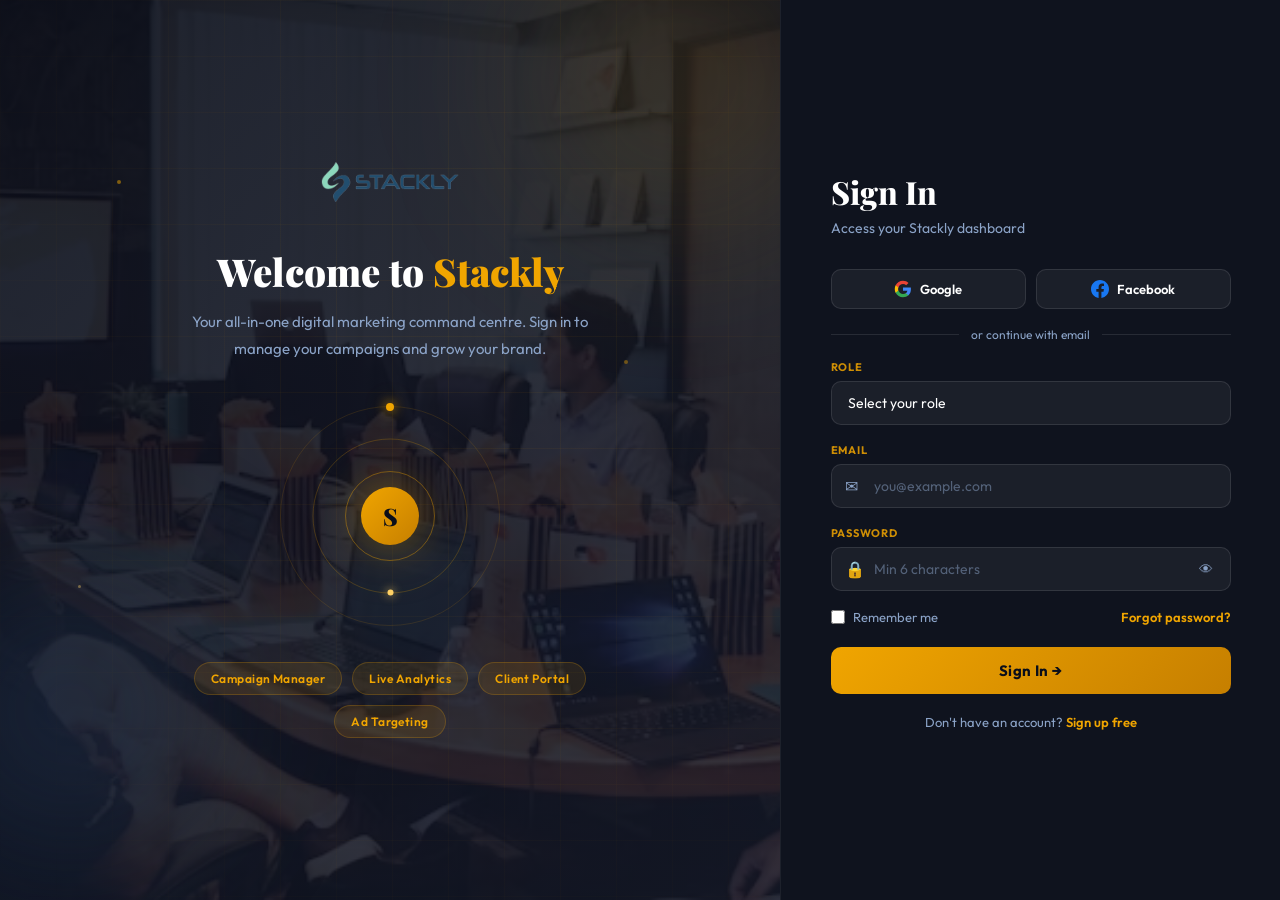
<file: index.html>
<!DOCTYPE html>
<html lang="en">
<head>
<meta charset="UTF-8"/>
<meta name="viewport" content="width=device-width, initial-scale=1.0"/>
<title>Sign In – Stackly</title>
<link href="https://fonts.googleapis.com/css2?family=Playfair+Display:wght@700;800;900&family=Outfit:wght@300;400;500;600;700&display=swap" rel="stylesheet"/>
<style>
:root{
  --gold:#F0A500;--gold-light:#FFD166;--gold-dark:#C67F00;
  --ink:#0A0E1A;--ink-mid:#131929;--ink-light:#1E2D45;
  --slate:#2A3F5F;--smoke:#8BA3C7;--mist:#C4D4E8;
  --white:#FFFFFF;--error:#FF5C5C;--success:#4ECB71;
  --border:rgba(255,255,255,0.1);--input-bg:rgba(255,255,255,0.05);
}
*{margin:0;padding:0;box-sizing:border-box;}
html,body{width:100%;overflow-x:hidden;}
body{
  font-family:'Outfit',sans-serif;background:var(--ink);
  color:var(--white);min-height:100vh;
  display:flex;align-items:stretch;
}
.split{display:flex;width:100%;min-height:100vh;}


.left-panel{
  flex:1;display:flex;align-items:center;justify-content:center;
  padding:60px 48px;position:relative;overflow:hidden;
}


.left-bg-img{
  position:absolute;inset:0;z-index:0;
  background:url('./assets/Meeting.webp') center/cover no-repeat;
}
.left-bg-overlay{
  position:absolute;inset:0;z-index:1;
  background:
    linear-gradient(135deg,rgba(10,14,26,0.92) 0%,rgba(19,25,41,0.85) 100%),
    radial-gradient(ellipse 70% 60% at 80% 20%,rgba(240,165,0,0.2) 0%,transparent 65%),
    radial-gradient(ellipse 50% 60% at 0% 90%,rgba(42,63,95,0.5) 0%,transparent 60%);
}
.left-grid{
  position:absolute;inset:0;z-index:2;
  background-image:linear-gradient(rgba(240,165,0,0.06) 1px,transparent 1px),
                   linear-gradient(90deg,rgba(240,165,0,0.06) 1px,transparent 1px);
  background-size:56px 56px;
  mask-image:radial-gradient(ellipse 80% 90% at 60% 40%,black 0%,transparent 100%);
}
.blob{position:absolute;border-radius:50%;filter:blur(80px);z-index:2;animation:drift 8s ease-in-out infinite alternate;}
.b1{width:320px;height:320px;background:rgba(240,165,0,0.1);top:-80px;right:-60px;}
.b2{width:260px;height:260px;background:rgba(42,63,95,0.35);bottom:60px;left:-60px;animation-delay:3s;}
@keyframes drift{from{transform:translateY(0)}to{transform:translateY(28px)}}


.particle{position:absolute;border-radius:50%;z-index:3;animation:particleFloat linear infinite;pointer-events:none;}
.pt1{width:4px;height:4px;background:var(--gold);top:20%;left:15%;opacity:.5;animation-duration:14s;}
.pt2{width:3px;height:3px;background:var(--gold-light);top:65%;left:10%;opacity:.4;animation-duration:18s;animation-delay:-5s;}
.pt3{width:4px;height:4px;background:var(--gold);top:40%;left:80%;opacity:.4;animation-duration:12s;animation-delay:-3s;}
@keyframes particleFloat{0%{transform:translateY(0)}100%{transform:translateY(-100vh)}}

.left-content{position:relative;z-index:4;text-align:center;max-width:440px;width:100%;}
.left-logo{margin-bottom:44px;}
.left-logo img{height:40px;}
.left-content h2{
  font-family:'Playfair Display',serif;
  font-size:clamp(1.9rem,3vw,2.8rem);font-weight:900;line-height:1.12;
  margin-bottom:16px;
}
.left-content h2 em{color:var(--gold);font-style:normal;}
.left-content>p{color:var(--smoke);font-size:15px;line-height:1.75;margin-bottom:44px;}


.rings{position:relative;width:220px;height:220px;margin:0 auto 36px;}
.ring{
  position:absolute;border-radius:50%;
  top:50%;left:50%;transform:translate(-50%,-50%);
  border:1px solid rgba(240,165,0,0.15);
  animation:spin linear infinite;
}
.ring1{width:220px;height:220px;animation-duration:18s;border-color:rgba(240,165,0,0.12);}
.ring2{width:155px;height:155px;animation-duration:11s;border-color:rgba(240,165,0,0.22);}
.ring3{width:90px;height:90px;animation-duration:6s;border-color:rgba(240,165,0,0.38);}
.ring-dot{
  position:absolute;width:8px;height:8px;border-radius:50%;
  background:var(--gold);top:0;left:50%;margin-left:-4px;margin-top:-4px;
  box-shadow:0 0 12px var(--gold),0 0 24px rgba(240,165,0,0.4);
}
.ring-dot2{
  position:absolute;width:6px;height:6px;border-radius:50%;
  background:var(--gold-light);bottom:0;left:50%;margin-left:-3px;margin-bottom:-3px;
  box-shadow:0 0 10px var(--gold-light);
}
.ring-center{
  position:absolute;top:50%;left:50%;transform:translate(-50%,-50%);
  width:58px;height:58px;border-radius:50%;
  background:linear-gradient(135deg,var(--gold),var(--gold-dark));
  display:flex;align-items:center;justify-content:center;
  font-size:24px;font-weight:900;
  font-family:'Playfair Display',serif;color:var(--ink);
  box-shadow:0 0 40px rgba(240,165,0,0.35),0 0 80px rgba(240,165,0,0.15);
}
@keyframes spin{from{transform:translate(-50%,-50%) rotate(0deg)}to{transform:translate(-50%,-50%) rotate(360deg)}}

.feature-pills{display:flex;flex-wrap:wrap;gap:10px;justify-content:center;}
.pill{
  padding:8px 16px;border-radius:999px;font-size:12px;font-weight:600;
  background:rgba(240,165,0,0.1);border:1px solid rgba(240,165,0,0.22);
  color:var(--gold);letter-spacing:.04em;transition:.25s;
}
.pill:hover{background:rgba(240,165,0,0.18);transform:translateY(-2px);}


.right-panel{
  width:500px;min-width:0;display:flex;align-items:center;justify-content:center;
  padding:48px 44px;
  background:rgba(255,255,255,0.02);
  border-left:1px solid rgba(255,255,255,0.06);
  overflow-y:auto;
}
.form-box{width:100%;max-width:400px;animation:slideIn .6s ease both;}
@keyframes slideIn{from{opacity:0;transform:translateX(24px)}to{opacity:1;transform:none}}

.form-header{margin-bottom:32px;}
.form-header h3{
  font-family:'Playfair Display',serif;font-size:2rem;font-weight:800;margin-bottom:6px;
}
.form-header p{color:var(--smoke);font-size:14px;}


.social-btns{display:flex;gap:10px;margin-bottom:18px;}
.social-btn{
  flex:1;padding:10px;display:flex;align-items:center;justify-content:center;gap:8px;
  background:var(--input-bg);border:1.5px solid var(--border);border-radius:10px;
  color:var(--white);font-size:13px;font-weight:600;cursor:pointer;
  text-decoration:none;transition:all .25s;font-family:'Outfit',sans-serif;
}
.social-btn:hover{border-color:var(--gold);background:rgba(240,165,0,0.06);}
.divider{display:flex;align-items:center;gap:12px;margin:18px 0;color:var(--smoke);font-size:12px;}
.divider::before,.divider::after{content:'';flex:1;height:1px;background:var(--border);}


.form-group{margin-bottom:18px;position:relative;}
.form-group label{
  display:block;font-size:11px;font-weight:700;letter-spacing:.07em;
  color:rgba(240,165,0,0.85);margin-bottom:7px;text-transform:uppercase;
}
.form-group select,.form-group input{
  width:100%;padding:12px 16px;
  background:var(--input-bg);border:1.5px solid var(--border);
  border-radius:10px;color:var(--white);
  font-family:'Outfit',sans-serif;font-size:14px;
  outline:none;transition:border .25s,box-shadow .25s;
  -webkit-appearance:none;appearance:none;
}
.form-group select option{background:var(--ink);color:var(--white);}
.form-group input::placeholder{color:rgba(139,163,199,.5);}
.form-group input:focus,.form-group select:focus{
  border-color:var(--gold);
  box-shadow:0 0 0 3px rgba(240,165,0,0.12);
}
.input-icon{position:relative;display:block;}
.input-icon input{padding-left:42px;}
.input-icon .icon{
  position:absolute;left:14px;top:50%;transform:translateY(-50%);
  font-size:16px;color:var(--smoke);pointer-events:none;
  z-index:1;line-height:1;display:flex;align-items:center;
  width:20px;text-align:center;
}
.pw-toggle{
  position:absolute;right:14px;top:50%;transform:translateY(-50%);
  background:none;border:none;color:var(--smoke);cursor:pointer;
  font-size:14px;padding:0;z-index:1;line-height:1;
  width:22px;text-align:center;
  transition:color .2s;
}
.pw-toggle:hover{color:var(--gold);}

.form-row{display:flex;justify-content:space-between;align-items:center;margin-bottom:22px;flex-wrap:wrap;gap:8px;}
.form-row label{display:flex;align-items:center;gap:8px;font-size:13px;color:var(--smoke);cursor:pointer;}
.form-row input[type=checkbox]{accent-color:var(--gold);width:14px;height:14px;}
.form-row a{font-size:13px;color:var(--gold);text-decoration:none;font-weight:600;}
.form-row a:hover{text-decoration:underline;}

.btn-submit{
  width:100%;padding:14px;
  background:linear-gradient(135deg,var(--gold),var(--gold-dark));
  color:var(--ink);border:none;border-radius:10px;
  font-family:'Outfit',sans-serif;font-size:15px;font-weight:700;
  cursor:pointer;transition:all .3s;letter-spacing:.02em;
  position:relative;overflow:hidden;
}
.btn-submit::after{
  content:'';position:absolute;inset:0;
  background:linear-gradient(135deg,transparent,rgba(255,255,255,0.18),transparent);
  transform:translateX(-100%);transition:.5s;
}
.btn-submit:hover::after{transform:translateX(100%);}
.btn-submit:hover{transform:translateY(-2px);box-shadow:0 12px 36px rgba(240,165,0,0.4);}

.footer-link{text-align:center;font-size:13px;color:var(--smoke);margin-top:20px;}
.footer-link a{color:var(--gold);text-decoration:none;font-weight:600;}
.footer-link a:hover{text-decoration:underline;}

.error-msg{display:none;color:var(--error);font-size:12px;margin-top:5px;}
.error-msg.show{display:block;}
.field-error input,.field-error select{border-color:var(--error)!important;}


@media(max-width:900px){
  .left-panel{display:none;}
  .right-panel{width:100%;border-left:none;padding:40px 28px;}
  .split{flex-direction:column;}
}
@media(max-width:480px){
  .right-panel{padding:32px 20px;}
  .social-btns{flex-direction:column;}
  .form-box{max-width:100%;padding:0 4px;}
  .form-header h3{font-size:1.7rem;}
  .form-group input,.form-group select{padding:12px 14px;font-size:15px;}
  .input-icon input{padding-left:44px;}
  .input-icon .icon{font-size:17px;left:13px;}
  .pw-toggle{font-size:16px;right:12px;}
  .btn-submit{padding:14px;font-size:15px;}
  .form-row{flex-direction:column;align-items:flex-start;gap:10px;}
  .form-row a{align-self:flex-end;}
}
@media(max-width:360px){
  .right-panel{padding:24px 16px;}
  .form-box{padding:0;}
  .social-btns{gap:8px;}
  .social-btn{padding:10px 8px;font-size:12px;}
}
</style>
</head>
<body>
<div class="split">

  <div class="left-panel">
    <div class="left-bg-img"></div>
    <div class="left-bg-overlay"></div>
    <div class="left-grid"></div>
    <div class="blob b1"></div>
    <div class="blob b2"></div>
    <div class="particle pt1"></div>
    <div class="particle pt2"></div>
    <div class="particle pt3"></div>
    <div class="left-content">
      <div class="left-logo"><a href="index.html"><img src="./assets/logo.webp" alt="Stackly"/></a></div>
      <h2>Welcome to <em>Stackly</em></h2>
      <p>Your all-in-one digital marketing command centre. Sign in to manage your campaigns and grow your brand.</p>
      <div class="rings">
        <div class="ring ring1"><div class="ring-dot"></div></div>
        <div class="ring ring2"><div class="ring-dot2"></div></div>
        <div class="ring ring3"></div>
        <div class="ring-center">S</div>
      </div>
      <div class="feature-pills">
        <span class="pill">Campaign Manager</span>
        <span class="pill">Live Analytics</span>
        <span class="pill">Client Portal</span>
        <span class="pill">Ad Targeting</span>
      </div>
    </div>
  </div>


  <div class="right-panel">
    <div class="form-box">
      <div class="form-header">
        <h3>Sign In</h3>
        <p>Access your Stackly dashboard</p>
      </div>

      <div class="social-btns">
        <a href="404.html" class="social-btn">
          <svg width="18" height="18" viewBox="0 0 24 24" fill="none"><path d="M22.56 12.25c0-.78-.07-1.53-.2-2.25H12v4.26h5.92c-.26 1.37-1.04 2.53-2.21 3.31v2.77h3.57c2.08-1.92 3.28-4.74 3.28-8.09z" fill="#4285F4"/><path d="M12 23c2.97 0 5.46-.98 7.28-2.66l-3.57-2.77c-.98.66-2.23 1.06-3.71 1.06-2.86 0-5.29-1.93-6.16-4.53H2.18v2.84C3.99 20.53 7.7 23 12 23z" fill="#34A853"/><path d="M5.84 14.09c-.22-.66-.35-1.36-.35-2.09s.13-1.43.35-2.09V7.07H2.18C1.43 8.55 1 10.22 1 12s.43 3.45 1.18 4.93l3.66-2.84z" fill="#FBBC05"/><path d="M12 5.38c1.62 0 3.06.56 4.21 1.64l3.15-3.15C17.45 2.09 14.97 1 12 1 7.7 1 3.99 3.47 2.18 7.07l3.66 2.84c.87-2.6 3.3-4.53 6.16-4.53z" fill="#EA4335"/></svg>
          Google
        </a>
        <a href="404.html" class="social-btn">
          <svg width="18" height="18" viewBox="0 0 24 24" fill="#1877F2"><path d="M24 12.073C24 5.405 18.627 0 12 0S0 5.405 0 12.073C0 18.1 4.388 23.094 10.125 24v-8.437H7.078v-3.49h3.047V9.41c0-3.025 1.79-4.697 4.533-4.697 1.312 0 2.686.236 2.686.236v2.97h-1.513c-1.491 0-1.956.93-1.956 1.886v2.268h3.328l-.532 3.49h-2.796V24C19.612 23.094 24 18.1 24 12.073z"/></svg>
          Facebook
        </a>
      </div>
      <div class="divider">or continue with email</div>

      <div id="loginForm">
        <div class="form-group" id="grp-role">
          <label>Role</label>
          <select id="role">
            <option value="">Select your role</option>
            <option value="admin">Admin</option>
            <option value="client">Client</option>
          </select>
          <div class="error-msg" id="err-role">Please select a role.</div>
        </div>

        <div class="form-group" id="grp-email">
          <label>Email</label>
          <div class="input-icon">
            <span class="icon">✉</span>
            <input type="email" id="email" placeholder="you@example.com"/>
          </div>
          <div class="error-msg" id="err-email">Enter a valid email address.</div>
        </div>

        <div class="form-group" id="grp-password">
          <label>Password</label>
          <div class="input-icon">
            <span class="icon">🔒</span>
            <input type="password" id="password" placeholder="Min 6 characters" style="padding-right:44px;"/>
            <button class="pw-toggle" type="button" onclick="togglePw('password',this)">👁</button>
          </div>
          <div class="error-msg" id="err-password">Password must be at least 6 characters.</div>
        </div>

        <div class="form-row">
          <label><input type="checkbox" id="remember"/> Remember me</label>
          <a href="404.html">Forgot password?</a>
        </div>

        <button class="btn-submit" onclick="handleLogin()">Sign In →</button>
      </div>

      <div class="footer-link">
        Don't have an account? <a href="signup.html">Sign up free</a>
      </div>
    </div>
  </div>
</div>

<script>
function togglePw(id,btn){
  const inp=document.getElementById(id);
  if(inp.type==='password'){inp.type='text';btn.textContent='🙈';}
  else{inp.type='password';btn.textContent='👁';}
}

function handleLogin(){
  let valid=true;
  const role=document.getElementById('role').value;
  const email=document.getElementById('email').value.trim();
  const password=document.getElementById('password').value;

  // Reset all field errors and messages
  ['role','email','password'].forEach(f=>{
    document.getElementById('grp-'+f).classList.remove('field-error');
    document.getElementById('err-'+f).classList.remove('show');
  });

  if(!role){
    document.getElementById('grp-role').classList.add('field-error');
    document.getElementById('err-role').classList.add('show');
    valid=false;
  }
  if(!email||!/^[^\s@]+@[^\s@]+\.[^\s@]+$/.test(email)){
    document.getElementById('grp-email').classList.add('field-error');
    document.getElementById('err-email').classList.add('show');
    valid=false;
  }
  if(password.length<6){
    document.getElementById('grp-password').classList.add('field-error');
    document.getElementById('err-password').classList.add('show');
    valid=false;
  }
  if(!valid) return;

  // Store session and redirect based on role
  localStorage.setItem('stackly_session', JSON.stringify({name: email.split('@')[0], email: email, role: role}));
  if(role==='admin') window.location.href='dashboard-admin.html';
  else window.location.href='dashboard-client.html';
}
</script>
</body>
</html>
</file>
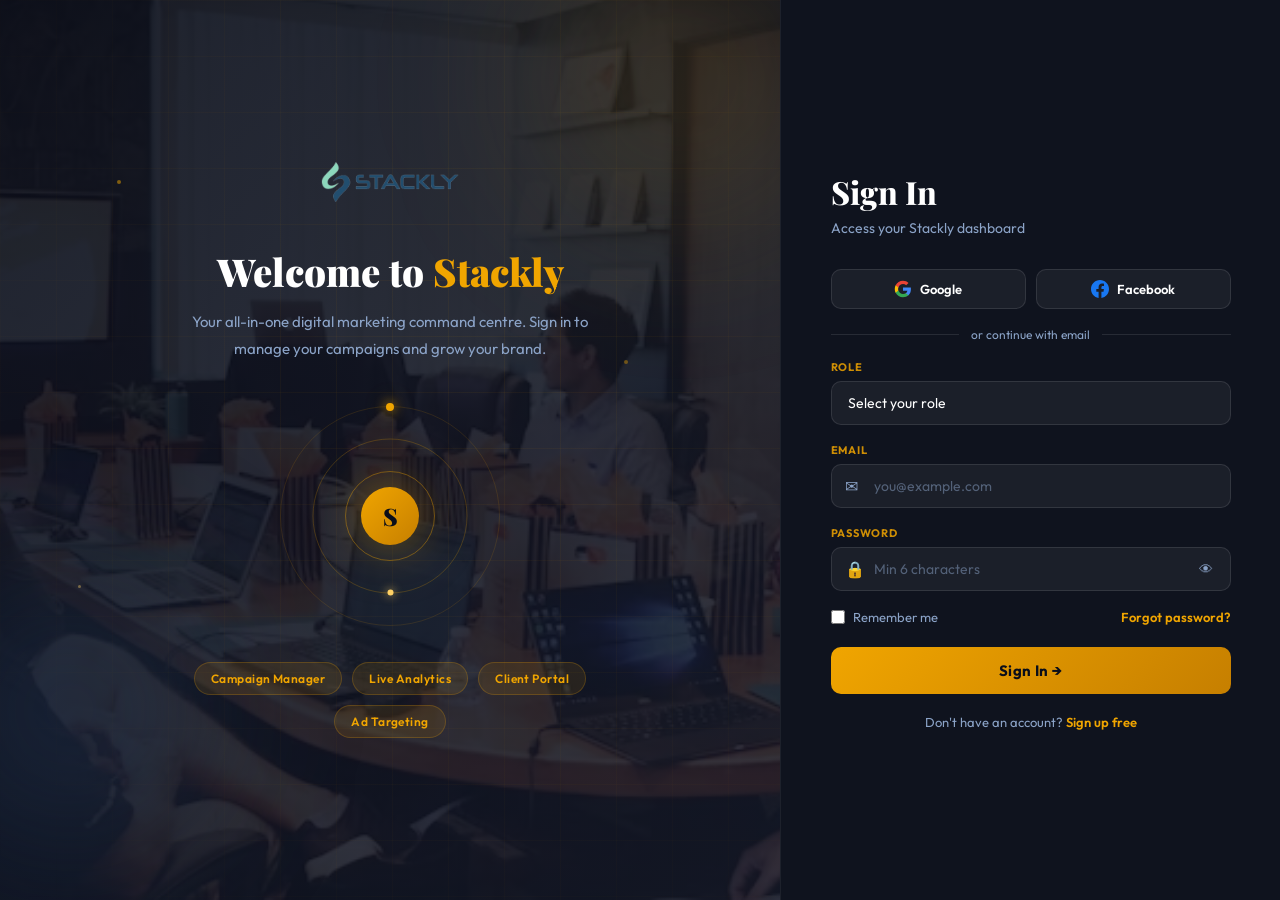
<file: dashboard-admin.html>
<!DOCTYPE html>
<html lang="en">
<head>
<meta charset="UTF-8"/>
<meta name="viewport" content="width=device-width,initial-scale=1.0"/>
<title>Admin Dashboard – Stackly</title>
<link rel="stylesheet" href="dashboard.css"/>
<style>

.page-section{display:none;}
.page-section.active{display:block;}


.section-grid{display:grid;gap:18px;margin-bottom:18px;}
.two-col{grid-template-columns:1fr 1fr;}
.three-col{grid-template-columns:1fr 1fr 1fr;}


.metric-row{display:flex;align-items:center;justify-content:space-between;padding:14px 0;border-bottom:1px solid var(--border);}
.metric-row:last-child{border-bottom:none;}
.metric-name{font-size:13px;color:var(--mist);}
.metric-val{font-size:14px;font-weight:700;color:var(--white);}
.metric-change{font-size:11px;font-weight:600;padding:2px 8px;border-radius:999px;}
.metric-up{background:rgba(78,203,113,0.12);color:var(--green);}
.metric-down{background:rgba(255,92,92,0.12);color:var(--red);}

.chart-area{padding:16px 0 0;position:relative;}
.line-chart-wrap{height:160px;display:flex;align-items:flex-end;gap:4px;padding-bottom:24px;position:relative;}
.line-chart-wrap::before{content:'';position:absolute;left:0;right:0;top:0;bottom:24px;background:repeating-linear-gradient(to bottom,transparent,transparent calc(25% - 1px),rgba(255,255,255,0.04) calc(25% - 1px),rgba(255,255,255,0.04) 25%);}
.lbar{flex:1;border-radius:4px 4px 0 0;background:linear-gradient(to top,rgba(240,165,0,0.3),rgba(240,165,0,0.8));transition:.3s;cursor:pointer;position:relative;}
.lbar:hover{background:linear-gradient(to top,var(--gold-dark),var(--gold));box-shadow:0 0 12px rgba(240,165,0,0.4);}
.lbar-label{position:absolute;bottom:-22px;left:50%;transform:translateX(-50%);font-size:9px;color:var(--smoke);white-space:nowrap;}


.campaign-card{background:var(--card-bg);border:1px solid var(--border);border-radius:14px;padding:18px;transition:.3s;margin-bottom:14px;}
.campaign-card:hover{border-color:rgba(240,165,0,0.2);transform:translateY(-2px);}
.campaign-header{display:flex;justify-content:space-between;align-items:flex-start;margin-bottom:12px;gap:10px;flex-wrap:wrap;}
.campaign-title{font-family:'Playfair Display',serif;font-size:1rem;font-weight:800;}
.campaign-meta{display:flex;gap:16px;flex-wrap:wrap;margin-bottom:12px;}
.campaign-meta-item{font-size:12px;color:var(--smoke);}
.campaign-meta-item span{color:var(--white);font-weight:600;}
.campaign-progress{margin-top:8px;}
.cp-label{display:flex;justify-content:space-between;font-size:11px;margin-bottom:5px;}
.cp-label span:first-child{color:var(--smoke);}
.cp-label span:last-child{color:var(--gold);font-weight:700;}
.cp-bar{height:5px;background:rgba(255,255,255,.08);border-radius:999px;overflow:hidden;}
.cp-fill{height:100%;border-radius:999px;background:linear-gradient(90deg,var(--gold-dark),var(--gold));}


.client-card{display:flex;align-items:center;gap:16px;padding:16px 18px;background:var(--card-bg);border:1px solid var(--border);border-radius:14px;margin-bottom:12px;transition:.3s;}
.client-card:hover{border-color:rgba(240,165,0,0.2);transform:translateX(4px);}
.client-av{width:44px;height:44px;border-radius:12px;display:flex;align-items:center;justify-content:center;font-size:18px;font-weight:800;flex-shrink:0;}
.client-info{flex:1;min-width:0;}
.client-name{font-weight:700;font-size:14px;margin-bottom:2px;}
.client-email{font-size:11px;color:var(--smoke);}
.client-stats{display:flex;gap:20px;flex-shrink:0;}
.client-stat{text-align:right;}
.client-stat-val{font-size:14px;font-weight:700;color:var(--gold);}
.client-stat-label{font-size:10px;color:var(--smoke);}


.report-item{display:flex;align-items:center;gap:14px;padding:14px 18px;background:var(--card-bg);border:1px solid var(--border);border-radius:12px;margin-bottom:10px;transition:.3s;cursor:pointer;}
.report-item:hover{border-color:rgba(240,165,0,0.2);}
.report-icon{width:40px;height:40px;border-radius:10px;background:rgba(240,165,0,0.1);border:1px solid rgba(240,165,0,0.2);display:flex;align-items:center;justify-content:center;font-size:18px;flex-shrink:0;}
.report-info{flex:1;min-width:0;}
.report-name{font-size:14px;font-weight:600;margin-bottom:2px;}
.report-date{font-size:11px;color:var(--smoke);}
.report-size{font-size:12px;color:var(--smoke);flex-shrink:0;}
.download-btn{padding:6px 14px;border-radius:7px;background:rgba(240,165,0,0.1);border:1px solid rgba(240,165,0,0.25);color:var(--gold);font-size:12px;font-weight:600;cursor:pointer;transition:.2s;flex-shrink:0;}
.download-btn:hover{background:rgba(240,165,0,0.2);}


.billing-summary{display:grid;grid-template-columns:repeat(3,1fr);gap:14px;margin-bottom:20px;}
.bill-card{background:var(--card-bg);border:1px solid var(--border);border-radius:14px;padding:18px;text-align:center;}
.bill-val{font-family:'Playfair Display',serif;font-size:1.8rem;font-weight:900;color:var(--gold);margin-bottom:4px;}
.bill-label{font-size:11px;color:var(--smoke);}

.invoice-row{display:flex;align-items:center;justify-content:space-between;padding:12px 0;border-bottom:1px solid rgba(255,255,255,.04);flex-wrap:wrap;gap:8px;}
.invoice-row:last-child{border-bottom:none;}
.invoice-client{font-size:13px;font-weight:600;}
.invoice-date{font-size:11px;color:var(--smoke);margin-top:2px;}
.invoice-amount{font-size:14px;font-weight:700;color:var(--gold);}


.platform-card{background:var(--card-bg);border:1px solid var(--border);border-radius:14px;padding:20px;transition:.3s;}
.platform-card:hover{border-color:rgba(240,165,0,0.2);transform:translateY(-2px);}
.platform-header{display:flex;align-items:center;gap:12px;margin-bottom:16px;}
.platform-icon{width:42px;height:42px;border-radius:12px;display:flex;align-items:center;justify-content:center;font-size:22px;}
.platform-name{font-size:15px;font-weight:700;}
.platform-status{font-size:11px;color:var(--green);margin-top:1px;}
.platform-stat{display:flex;justify-content:space-between;padding:8px 0;border-top:1px solid rgba(255,255,255,.04);}
.platform-stat-label{font-size:12px;color:var(--smoke);}
.platform-stat-val{font-size:12px;font-weight:700;}


.notif-item{display:flex;gap:14px;padding:16px 0;border-bottom:1px solid rgba(255,255,255,.04);}
.notif-item:last-child{border-bottom:none;}
.notif-icon{width:38px;height:38px;border-radius:10px;display:flex;align-items:center;justify-content:center;font-size:17px;flex-shrink:0;}
.notif-body{flex:1;min-width:0;}
.notif-title{font-size:13px;font-weight:600;margin-bottom:3px;}
.notif-desc{font-size:12px;color:var(--smoke);line-height:1.5;}
.notif-time{font-size:10px;color:rgba(139,163,199,.5);margin-top:4px;}
.notif-dot{width:7px;height:7px;border-radius:50%;background:var(--gold);flex-shrink:0;margin-top:5px;}


.profile-hero{background:linear-gradient(135deg,rgba(240,165,0,0.08),rgba(42,63,95,0.15));border:1px solid var(--border);border-radius:16px;padding:28px;display:flex;align-items:center;gap:20px;margin-bottom:20px;flex-wrap:wrap;}
.profile-av-big{width:70px;height:70px;border-radius:18px;background:linear-gradient(135deg,var(--slate),var(--gold-dark));display:flex;align-items:center;justify-content:center;font-size:28px;font-weight:800;color:var(--white);flex-shrink:0;border:2px solid rgba(240,165,0,0.3);}
.profile-name{font-family:'Playfair Display',serif;font-size:1.4rem;font-weight:800;margin-bottom:3px;}
.profile-role-badge{display:inline-flex;align-items:center;gap:5px;padding:4px 10px;border-radius:999px;background:rgba(240,165,0,0.1);border:1px solid rgba(240,165,0,0.25);font-size:11px;font-weight:700;color:var(--gold);}
.form-field{margin-bottom:16px;}
.form-field label{display:block;font-size:11px;font-weight:700;color:rgba(240,165,0,0.85);letter-spacing:.07em;text-transform:uppercase;margin-bottom:7px;}
.form-field input,.form-field select{width:100%;padding:11px 14px;background:rgba(255,255,255,0.04);border:1.5px solid rgba(255,255,255,0.1);border-radius:10px;color:var(--white);font-family:'Outfit',sans-serif;font-size:14px;outline:none;transition:.25s;-webkit-appearance:none;appearance:none;}
.form-field input:focus,.form-field select:focus{border-color:var(--gold);box-shadow:0 0 0 3px rgba(240,165,0,0.1);}
.form-field input::placeholder{color:rgba(139,163,199,.4);}
.form-field select option{background:var(--ink);}
.form-row-2{display:grid;grid-template-columns:1fr 1fr;gap:14px;}


.settings-item{display:flex;align-items:center;justify-content:space-between;padding:16px 0;border-bottom:1px solid rgba(255,255,255,.04);gap:10px;flex-wrap:wrap;}
.settings-item:last-child{border-bottom:none;}
.settings-label{font-size:14px;font-weight:600;}
.settings-desc{font-size:12px;color:var(--smoke);margin-top:2px;}
.toggle{position:relative;width:44px;height:24px;flex-shrink:0;}
.toggle input{opacity:0;width:0;height:0;}
.toggle-slider{position:absolute;inset:0;background:rgba(255,255,255,.12);border-radius:999px;cursor:pointer;transition:.3s;}
.toggle-slider::before{content:'';position:absolute;width:18px;height:18px;left:3px;top:3px;background:var(--white);border-radius:50%;transition:.3s;}
.toggle input:checked+.toggle-slider{background:var(--gold);}
.toggle input:checked+.toggle-slider::before{transform:translateX(20px);}


.team-member{display:flex;align-items:center;gap:14px;padding:14px 18px;background:var(--card-bg);border:1px solid var(--border);border-radius:12px;margin-bottom:10px;transition:.3s;flex-wrap:wrap;}
.team-member:hover{border-color:rgba(240,165,0,0.15);}
.team-av{width:38px;height:38px;border-radius:10px;display:flex;align-items:center;justify-content:center;font-size:14px;font-weight:700;flex-shrink:0;}
.team-info{flex:1;min-width:0;}
.team-name{font-size:13px;font-weight:600;}
.team-email{font-size:11px;color:var(--smoke);}
.team-actions{display:flex;gap:8px;align-items:center;}
.rbtn{padding:5px 12px;border-radius:7px;font-size:11px;font-weight:600;cursor:pointer;border:1px solid var(--border);background:transparent;color:var(--smoke);transition:.2s;}
.rbtn:hover{border-color:var(--gold);color:var(--gold);}
.rbtn.danger:hover{border-color:var(--red);color:var(--red);}


.faq-item{border:1px solid var(--border);border-radius:12px;margin-bottom:10px;overflow:hidden;transition:.3s;}
.faq-item:hover{border-color:rgba(240,165,0,0.2);}
.faq-q{padding:16px 18px;font-size:14px;font-weight:600;cursor:pointer;display:flex;justify-content:space-between;align-items:center;gap:10px;}
.faq-toggle{font-size:18px;color:var(--gold);transition:.3s;flex-shrink:0;}
.faq-a{padding:0 18px;font-size:13px;color:var(--smoke);line-height:1.7;max-height:0;overflow:hidden;transition:max-height .35s ease,padding .3s;}
.faq-item.open .faq-a{max-height:200px;padding:0 18px 16px;}
.faq-item.open .faq-toggle{transform:rotate(45deg);}

.contact-card{background:linear-gradient(135deg,rgba(240,165,0,0.06),rgba(42,63,95,0.12));border:1px solid rgba(240,165,0,0.15);border-radius:14px;padding:22px;text-align:center;}
.contact-icon{font-size:36px;margin-bottom:12px;}
.contact-title{font-family:'Playfair Display',serif;font-size:1rem;font-weight:800;margin-bottom:6px;}
.contact-desc{font-size:12px;color:var(--smoke);margin-bottom:14px;line-height:1.6;}
.contact-btn{display:inline-block;padding:9px 20px;background:linear-gradient(135deg,var(--gold),var(--gold-dark));color:var(--ink);border-radius:9px;font-size:13px;font-weight:700;text-decoration:none;cursor:pointer;border:none;font-family:'Outfit',sans-serif;transition:.25s;}
.contact-btn:hover{box-shadow:0 8px 20px rgba(240,165,0,.35);transform:translateY(-2px);}


@media(max-width:900px){
  .two-col,.three-col,.billing-summary{grid-template-columns:1fr!important;}
  .client-stats{flex-direction:column;gap:4px;align-items:flex-end;}
  .form-row-2{grid-template-columns:1fr!important;}
  .team-member{flex-wrap:wrap;}
  .profile-hero{flex-direction:column;align-items:flex-start;}
}
@media(max-width:600px){
  .campaign-meta{gap:10px;}
  .invoice-row{flex-direction:column;align-items:flex-start;}
}
</style>
</head>
<body>
<div class="dash-orb dash-orb-1"></div>
<div class="dash-orb dash-orb-2"></div>
<div class="scroll-indicator" id="scrollBar"></div>


<nav class="topnav">
  <div class="topnav-left">
    <a href="index.html"><img src="./assets/logo.webp" alt="Stackly"/></a>
    <div style="display:flex;flex-direction:column;margin-left:32px;line-height:1.1">
      <span style="font-size:12px;color:var(--smoke)">Welcome,</span>
      <strong id="nav-name" style="font-size:15px">Admin</strong>
    </div>
  </div>
  <div class="topnav-right">
    <span class="nav-user-email" id="nav-email"></span>
    <button class="btn-logout" onclick="logout()">Logout</button>
    <button class="burger" onclick="toggleSidebar()" aria-label="Menu">☰</button>
  </div>
</nav>

<div class="sidebar-overlay" id="overlay" onclick="toggleSidebar()"></div>


<aside class="sidebar" id="sidebar">
  <div class="sidebar-role-block">
    <div class="sidebar-role-badge"><div class="role-dot"></div> Admin Account</div>
  </div>
  <div class="sidebar-nav">
    <div class="sidebar-section">
      <div class="sidebar-label">Dashboard</div>
      <a class="sidebar-item active" href="#" onclick="showPage('overview',this)"><span class="s-icon">🏠</span> Overview</a>
      <a class="sidebar-item" href="#" onclick="showPage('analytics',this)"><span class="s-icon">📊</span> Analytics</a>
      <a class="sidebar-item" href="#" onclick="showPage('campaigns',this)"><span class="s-icon">🚀</span> Campaigns</a>
      <a class="sidebar-item" href="#" onclick="showPage('clients',this)"><span class="s-icon">👥</span> Clients</a>
    </div>
    <div class="sidebar-section">
      <div class="sidebar-label">Management</div>
      <a class="sidebar-item" href="#" onclick="showPage('reports',this)"><span class="s-icon">📋</span> Reports</a>
      <a class="sidebar-item" href="#" onclick="showPage('billing',this)"><span class="s-icon">💰</span> Billing</a>
      <a class="sidebar-item" href="#" onclick="showPage('admanager',this)"><span class="s-icon">🎯</span> Ad Manager</a>
      <a class="sidebar-item" href="#" onclick="showPage('notifications',this)"><span class="s-icon">🔔</span> Notifications</a>
    </div>
    <div class="sidebar-section">
      <div class="sidebar-label">Settings</div>
      <a class="sidebar-item" href="#" onclick="showPage('profile',this)"><span class="s-icon">👤</span> Profile</a>
      <a class="sidebar-item" href="#" onclick="showPage('settings',this)"><span class="s-icon">⚙️</span> Settings</a>
      <a class="sidebar-item" href="#" onclick="showPage('teamaccess',this)"><span class="s-icon">🔐</span> Team Access</a>
      <a class="sidebar-item" href="#" onclick="showPage('support',this)"><span class="s-icon">🆘</span> Support</a>
    </div>
  </div>
</aside>


<div class="dash-layout">
  <main class="main">

    
    <div class="page-section active" id="page-overview">
      <div class="page-hero-banner">
        <div class="hero-content">
          <div>
            <div class="hero-title">Admin Dashboard</div>
            <div class="hero-sub">Platform-wide overview — campaigns, clients & revenue</div>
          </div>
          <div style="display:flex;gap:10px;align-items:center;flex-wrap:wrap;">
            <button class="action-btn action-btn-outline" onclick="go404()">Export Data</button>
            <button class="action-btn action-btn-primary" onclick="showPage('campaigns',document.querySelector('[onclick*=campaigns]'))">+ New Campaign</button>
          </div>
        </div>
      </div>
      
      <div class="stats-marquee-wrap">
        <div class="stats-marquee">
          <div class="marquee-item"><div class="marquee-label">Total Clients</div><div class="marquee-val">48</div></div>
          <div class="marquee-item"><div class="marquee-label">Active Campaigns</div><div class="marquee-val">127</div></div>
          <div class="marquee-item"><div class="marquee-label">Total Impressions</div><div class="marquee-val">2.4M</div></div>
          <div class="marquee-item"><div class="marquee-label">Revenue</div><div class="marquee-val">₹12.5L</div></div>
          <div class="marquee-item"><div class="marquee-label">Avg CTR</div><div class="marquee-val">4.2%</div></div>
          <div class="marquee-item"><div class="marquee-label">Conversions</div><div class="marquee-val">3,842</div></div>
          <div class="marquee-item"><div class="marquee-label">ROAS</div><div class="marquee-val">3.8×</div></div>
          
          <div class="marquee-item"><div class="marquee-label">Total Clients</div><div class="marquee-val">48</div></div>
          <div class="marquee-item"><div class="marquee-label">Active Campaigns</div><div class="marquee-val">127</div></div>
          <div class="marquee-item"><div class="marquee-label">Total Impressions</div><div class="marquee-val">2.4M</div></div>
          <div class="marquee-item"><div class="marquee-label">Revenue</div><div class="marquee-val">₹12.5L</div></div>
          <div class="marquee-item"><div class="marquee-label">Avg CTR</div><div class="marquee-val">4.2%</div></div>
          <div class="marquee-item"><div class="marquee-label">Conversions</div><div class="marquee-val">3,842</div></div>
          <div class="marquee-item"><div class="marquee-label">ROAS</div><div class="marquee-val">3.8×</div></div>
        </div>
      </div>
      <div class="stats-grid">
        <div class="stat-card"><div class="stat-icon-wrap">👥</div><div class="stat-label">Total Clients</div><div class="stat-val">48</div><div class="stat-change up">↑ 5 new</div></div>
        <div class="stat-card"><div class="stat-icon-wrap">🚀</div><div class="stat-label">Active Campaigns</div><div class="stat-val">127</div><div class="stat-change up">↑ 12%</div></div>
        <div class="stat-card"><div class="stat-icon-wrap">👁</div><div class="stat-label">Total Impressions</div><div class="stat-val">2.4M</div><div class="stat-change up">↑ 28%</div></div>
        <div class="stat-card"><div class="stat-icon-wrap">💰</div><div class="stat-label">Revenue</div><div class="stat-val">₹12.5L</div><div class="stat-change up">↑ 18%</div></div>
        <div class="stat-card"><div class="stat-icon-wrap">📈</div><div class="stat-label">Avg. CTR</div><div class="stat-val">4.2%</div><div class="stat-change up">↑ 0.3%</div></div>
        <div class="stat-card"><div class="stat-icon-wrap">🏆</div><div class="stat-label">Conversions</div><div class="stat-val">3,842</div><div class="stat-change up">↑ 15%</div></div>
      </div>
      <div style="display:grid;grid-template-columns:1fr 1.6fr;gap:18px;margin-bottom:18px;" class="responsive-grid">
        <div class="card">
          <div class="card-title">Weekly Performance</div>
          <div class="bar-chart">
            <div class="bar" style="height:45%"></div><div class="bar" style="height:65%"></div>
            <div class="bar" style="height:52%"></div><div class="bar hi" style="height:95%"></div>
            <div class="bar" style="height:70%"></div><div class="bar" style="height:85%"></div>
            <div class="bar" style="height:78%"></div>
          </div>
          <div class="bar-labels">
            <span class="bar-label">Mon</span><span class="bar-label">Tue</span><span class="bar-label">Wed</span>
            <span class="bar-label">Thu</span><span class="bar-label">Fri</span><span class="bar-label">Sat</span><span class="bar-label">Sun</span>
          </div>
        </div>
        <div class="card">
          <div class="card-title">Recent Campaigns <span class="card-title-action" onclick="showPage('campaigns',document.querySelector('[onclick*=campaigns]'))" style="cursor:pointer;">View All →</span></div>
          <div class="table-wrap">
            <table><thead><tr><th>Campaign</th><th>Client</th><th>Budget</th><th>Status</th></tr></thead>
            <tbody>
              <tr><td><strong>Summer Sale 2025</strong></td><td style="color:var(--smoke);">Acme Corp</td><td>₹80,000</td><td><span class="badge badge-green">Live</span></td></tr>
              <tr><td><strong>Brand Awareness</strong></td><td style="color:var(--smoke);">TechStart</td><td>₹40,000</td><td><span class="badge badge-yellow">Paused</span></td></tr>
              <tr><td><strong>Product Launch</strong></td><td style="color:var(--smoke);">Nexus Inc</td><td>₹1,20,000</td><td><span class="badge badge-green">Live</span></td></tr>
              <tr><td><strong>Holiday Special</strong></td><td style="color:var(--smoke);">ShopMart</td><td>₹60,000</td><td><span class="badge badge-blue">Scheduled</span></td></tr>
            </tbody></table>
          </div>
        </div>
      </div>
      <div style="display:grid;grid-template-columns:1.4fr 1fr;gap:18px;margin-bottom:18px;" class="responsive-grid">
        <div class="card">
          <div class="card-title">Top Clients <span class="card-title-action" onclick="showPage('clients',document.querySelector('[onclick*=clients]'))" style="cursor:pointer;">View All →</span></div>
          <div class="table-wrap">
            <table><thead><tr><th>Client</th><th>Campaigns</th><th>Spend</th><th>Status</th></tr></thead>
            <tbody>
              <tr><td><strong>Acme Corp</strong></td><td style="color:var(--smoke);">8</td><td>₹4.2L</td><td><span class="badge badge-green">Active</span></td></tr>
              <tr><td><strong>TechStart</strong></td><td style="color:var(--smoke);">5</td><td>₹2.8L</td><td><span class="badge badge-green">Active</span></td></tr>
              <tr><td><strong>Nexus Inc</strong></td><td style="color:var(--smoke);">3</td><td>₹1.5L</td><td><span class="badge badge-yellow">Pending</span></td></tr>
              <tr><td><strong>ShopMart</strong></td><td style="color:var(--smoke);">6</td><td>₹3.1L</td><td><span class="badge badge-green">Active</span></td></tr>
            </tbody></table>
          </div>
        </div>
        <div class="card">
          <div class="card-title">Revenue Breakdown</div>
          <div style="text-align:center;padding:8px 0 12px;">
            <div style="font-family:'Playfair Display',serif;font-size:2.2rem;font-weight:900;color:var(--gold);">₹12.5L</div>
            <div style="font-size:12px;color:var(--smoke);margin-top:3px;">Total Revenue This Month</div>
          </div>
          <div style="border-top:1px solid var(--border);padding-top:12px;">
            <div class="progress-row"><div class="progress-label">Google Ads</div><div class="progress-bar"><div class="progress-fill" style="width:55%"></div></div><div class="progress-val">55%</div></div>
            <div class="progress-row"><div class="progress-label">Meta Ads</div><div class="progress-bar"><div class="progress-fill" style="width:30%"></div></div><div class="progress-val">30%</div></div>
            <div class="progress-row"><div class="progress-label">Email</div><div class="progress-bar"><div class="progress-fill" style="width:15%"></div></div><div class="progress-val">15%</div></div>
          </div>
        </div>
      </div>
      <div class="card">
        <div class="card-title">Platform Activity <span class="card-title-action" style="cursor:pointer;" onclick="showPage('notifications',document.querySelector('[onclick*=notifications]'))">View All →</span></div>
        <div class="table-wrap">
          <table><thead><tr><th>Activity</th><th>User/Client</th><th>Date</th><th>Status</th></tr></thead>
          <tbody>
            <tr><td>New campaign created</td><td style="color:var(--smoke);">Acme Corp</td><td style="color:var(--smoke);">May 12, 2025</td><td><span class="badge badge-green">Done</span></td></tr>
            <tr><td>Client onboarded</td><td style="color:var(--smoke);">Nexus Inc</td><td style="color:var(--smoke);">May 11, 2025</td><td><span class="badge badge-blue">Processed</span></td></tr>
            <tr><td>Budget increased</td><td style="color:var(--smoke);">TechStart</td><td style="color:var(--smoke);">May 10, 2025</td><td><span class="badge badge-yellow">Running</span></td></tr>
            <tr><td>Report generated</td><td style="color:var(--smoke);">All Clients</td><td style="color:var(--smoke);">May 9, 2025</td><td><span class="badge badge-blue">Ready</span></td></tr>
          </tbody></table>
        </div>
      </div>
    </div>

    
    <div class="page-section" id="page-analytics">
      <div class="page-header"><div class="page-title">Analytics</div><div class="page-sub">Platform-wide performance metrics and trends.</div></div>
      <div class="stats-grid">
        <div class="stat-card"><div class="stat-icon-wrap">👁</div><div class="stat-label">Total Impressions</div><div class="stat-val">24.6M</div><div class="stat-change up">↑ 28%</div></div>
        <div class="stat-card"><div class="stat-icon-wrap">🖱</div><div class="stat-label">Total Clicks</div><div class="stat-val">1.03M</div><div class="stat-change up">↑ 19%</div></div>
        <div class="stat-card"><div class="stat-icon-wrap">📈</div><div class="stat-label">Avg CTR</div><div class="stat-val">4.2%</div><div class="stat-change up">↑ 0.3%</div></div>
        <div class="stat-card"><div class="stat-icon-wrap">💵</div><div class="stat-label">CPC</div><div class="stat-val">₹14.2</div><div class="stat-change down">↓ ₹1.1</div></div>
      </div>
      <div style="display:grid;grid-template-columns:1.6fr 1fr;gap:18px;margin-bottom:18px;" class="responsive-grid">
        <div class="card">
          <div class="card-title">Monthly Impressions</div>
          <div class="line-chart-wrap">
            <div class="lbar" style="height:40%"><span class="lbar-label">Jan</span></div>
            <div class="lbar" style="height:55%"><span class="lbar-label">Feb</span></div>
            <div class="lbar" style="height:48%"><span class="lbar-label">Mar</span></div>
            <div class="lbar" style="height:70%"><span class="lbar-label">Apr</span></div>
            <div class="lbar" style="height:62%"><span class="lbar-label">May</span></div>
            <div class="lbar" style="height:85%"><span class="lbar-label">Jun</span></div>
            <div class="lbar" style="height:78%"><span class="lbar-label">Jul</span></div>
            <div class="lbar" style="height:92%"><span class="lbar-label">Aug</span></div>
            <div class="lbar" style="height:88%"><span class="lbar-label">Sep</span></div>
            <div class="lbar" style="height:100%"><span class="lbar-label">Oct</span></div>
            <div class="lbar" style="height:95%"><span class="lbar-label">Nov</span></div>
            <div class="lbar" style="height:97%"><span class="lbar-label">Dec</span></div>
          </div>
        </div>
        <div class="card">
          <div class="card-title">Key Metrics</div>
          <div class="metric-row"><span class="metric-name">Bounce Rate</span><div style="display:flex;gap:8px;align-items:center;"><span class="metric-val">38.4%</span><span class="metric-change metric-up">↓ Good</span></div></div>
          <div class="metric-row"><span class="metric-name">Session Duration</span><div style="display:flex;gap:8px;align-items:center;"><span class="metric-val">3m 42s</span><span class="metric-change metric-up">↑ 12%</span></div></div>
          <div class="metric-row"><span class="metric-name">New Users</span><div style="display:flex;gap:8px;align-items:center;"><span class="metric-val">18,420</span><span class="metric-change metric-up">↑ 24%</span></div></div>
          <div class="metric-row"><span class="metric-name">Return Users</span><div style="display:flex;gap:8px;align-items:center;"><span class="metric-val">9,340</span><span class="metric-change metric-up">↑ 8%</span></div></div>
          <div class="metric-row"><span class="metric-name">ROAS</span><div style="display:flex;gap:8px;align-items:center;"><span class="metric-val">3.8×</span><span class="metric-change metric-up">↑ 0.4×</span></div></div>
        </div>
      </div>
      <div class="card">
        <div class="card-title">Platform Breakdown</div>
        <div class="progress-row"><div class="progress-label">Google Ads</div><div class="progress-bar"><div class="progress-fill" style="width:55%"></div></div><div class="progress-val">55%</div></div>
        <div class="progress-row"><div class="progress-label">Meta / Instagram</div><div class="progress-bar"><div class="progress-fill" style="width:30%"></div></div><div class="progress-val">30%</div></div>
        <div class="progress-row"><div class="progress-label">Email Marketing</div><div class="progress-bar"><div class="progress-fill" style="width:10%"></div></div><div class="progress-val">10%</div></div>
        <div class="progress-row"><div class="progress-label">YouTube Ads</div><div class="progress-bar"><div class="progress-fill" style="width:5%"></div></div><div class="progress-val">5%</div></div>
      </div>
    </div>

    
    <div class="page-section" id="page-campaigns">
      <div class="page-header-row">
        <div class="page-header"><div class="page-title">Campaigns</div><div class="page-sub">Manage and monitor all active and scheduled campaigns.</div></div>
        <div><button class="action-btn action-btn-primary" onclick="go404()">+ New Campaign</button></div>
      </div>
      <div class="stats-grid">
        <div class="stat-card"><div class="stat-icon-wrap">🟢</div><div class="stat-label">Live</div><div class="stat-val">84</div><div class="stat-change up">Running now</div></div>
        <div class="stat-card"><div class="stat-icon-wrap">⏸</div><div class="stat-label">Paused</div><div class="stat-val">21</div><div class="stat-change" style="color:var(--smoke)">Awaiting</div></div>
        <div class="stat-card"><div class="stat-icon-wrap">🗓</div><div class="stat-label">Scheduled</div><div class="stat-val">22</div><div class="stat-change up">↑ 4 new</div></div>
        <div class="stat-card"><div class="stat-icon-wrap">✅</div><div class="stat-label">Completed</div><div class="stat-val">340</div><div class="stat-change" style="color:var(--smoke)">All time</div></div>
      </div>
      <div class="campaign-card">
        <div class="campaign-header"><div class="campaign-title">Summer Sale 2025</div><span class="badge badge-green">Live</span></div>
        <div class="campaign-meta">
          <div class="campaign-meta-item">Client: <span>Acme Corp</span></div>
          <div class="campaign-meta-item">Platform: <span>Google Ads</span></div>
          <div class="campaign-meta-item">Budget: <span>₹80,000</span></div>
          <div class="campaign-meta-item">CTR: <span>5.1%</span></div>
          <div class="campaign-meta-item">Impressions: <span>4,20,000</span></div>
        </div>
        <div class="campaign-progress">
          <div class="cp-label"><span>Budget Used</span><span>68%</span></div>
          <div class="cp-bar"><div class="cp-fill" style="width:68%"></div></div>
        </div>
      </div>
      <div class="campaign-card">
        <div class="campaign-header"><div class="campaign-title">Brand Awareness Drive</div><span class="badge badge-yellow">Paused</span></div>
        <div class="campaign-meta">
          <div class="campaign-meta-item">Client: <span>TechStart</span></div>
          <div class="campaign-meta-item">Platform: <span>Instagram</span></div>
          <div class="campaign-meta-item">Budget: <span>₹40,000</span></div>
          <div class="campaign-meta-item">CTR: <span>2.8%</span></div>
          <div class="campaign-meta-item">Impressions: <span>1,80,000</span></div>
        </div>
        <div class="campaign-progress">
          <div class="cp-label"><span>Budget Used</span><span>42%</span></div>
          <div class="cp-bar"><div class="cp-fill" style="width:42%"></div></div>
        </div>
      </div>
      <div class="campaign-card">
        <div class="campaign-header"><div class="campaign-title">Product Launch — NexFlow</div><span class="badge badge-green">Live</span></div>
        <div class="campaign-meta">
          <div class="campaign-meta-item">Client: <span>Nexus Inc</span></div>
          <div class="campaign-meta-item">Platform: <span>Google + Meta</span></div>
          <div class="campaign-meta-item">Budget: <span>₹1,20,000</span></div>
          <div class="campaign-meta-item">CTR: <span>4.6%</span></div>
          <div class="campaign-meta-item">Impressions: <span>6,80,000</span></div>
        </div>
        <div class="campaign-progress">
          <div class="cp-label"><span>Budget Used</span><span>55%</span></div>
          <div class="cp-bar"><div class="cp-fill" style="width:55%"></div></div>
        </div>
      </div>
      <div class="campaign-card">
        <div class="campaign-header"><div class="campaign-title">Holiday Special — End of Year</div><span class="badge badge-blue">Scheduled</span></div>
        <div class="campaign-meta">
          <div class="campaign-meta-item">Client: <span>ShopMart</span></div>
          <div class="campaign-meta-item">Platform: <span>YouTube Ads</span></div>
          <div class="campaign-meta-item">Budget: <span>₹60,000</span></div>
          <div class="campaign-meta-item">Starts: <span>Dec 10, 2025</span></div>
        </div>
        <div class="campaign-progress">
          <div class="cp-label"><span>Budget Used</span><span>0%</span></div>
          <div class="cp-bar"><div class="cp-fill" style="width:0%"></div></div>
        </div>
      </div>
    </div>

    
    <div class="page-section" id="page-clients">
      <div class="page-header-row">
        <div class="page-header"><div class="page-title">Clients</div><div class="page-sub">Manage all client accounts and their campaign activity.</div></div>
        <div><button class="action-btn action-btn-primary" onclick="go404()">+ Onboard Client</button></div>
      </div>
      <div class="stats-grid">
        <div class="stat-card"><div class="stat-icon-wrap">👥</div><div class="stat-label">Total Clients</div><div class="stat-val">48</div><div class="stat-change up">↑ 5 this month</div></div>
        <div class="stat-card"><div class="stat-icon-wrap">✅</div><div class="stat-label">Active</div><div class="stat-val">40</div><div class="stat-change up">83%</div></div>
        <div class="stat-card"><div class="stat-icon-wrap">⏳</div><div class="stat-label">Pending</div><div class="stat-val">8</div><div class="stat-change" style="color:var(--smoke)">Onboarding</div></div>
        <div class="stat-card"><div class="stat-icon-wrap">💰</div><div class="stat-label">Total Spend</div><div class="stat-val">₹42L</div><div class="stat-change up">↑ 22%</div></div>
      </div>
      <div class="card">
        <div class="card-title">All Clients</div>
        <div class="client-card">
          <div class="client-av" style="background:linear-gradient(135deg,#2A3F5F,#F0A500);">AC</div>
          <div class="client-info"><div class="client-name">Acme Corp</div><div class="client-email">contact@acmecorp.com</div></div>
          <div class="client-stats"><div class="client-stat"><div class="client-stat-val">8</div><div class="client-stat-label">Campaigns</div></div><div class="client-stat"><div class="client-stat-val">₹4.2L</div><div class="client-stat-label">Spend</div></div></div>
          <span class="badge badge-green">Active</span>
        </div>
        <div class="client-card">
          <div class="client-av" style="background:linear-gradient(135deg,#60A5FA,#2A3F5F);">TS</div>
          <div class="client-info"><div class="client-name">TechStart</div><div class="client-email">hello@techstart.io</div></div>
          <div class="client-stats"><div class="client-stat"><div class="client-stat-val">5</div><div class="client-stat-label">Campaigns</div></div><div class="client-stat"><div class="client-stat-val">₹2.8L</div><div class="client-stat-label">Spend</div></div></div>
          <span class="badge badge-green">Active</span>
        </div>
        <div class="client-card">
          <div class="client-av" style="background:linear-gradient(135deg,#4ECB71,#0A0E1A);">NX</div>
          <div class="client-info"><div class="client-name">Nexus Inc</div><div class="client-email">ops@nexusinc.com</div></div>
          <div class="client-stats"><div class="client-stat"><div class="client-stat-val">3</div><div class="client-stat-label">Campaigns</div></div><div class="client-stat"><div class="client-stat-val">₹1.5L</div><div class="client-stat-label">Spend</div></div></div>
          <span class="badge badge-yellow">Pending</span>
        </div>
        <div class="client-card">
          <div class="client-av" style="background:linear-gradient(135deg,#FF5C5C,#0A0E1A);">SM</div>
          <div class="client-info"><div class="client-name">ShopMart</div><div class="client-email">admin@shopmart.in</div></div>
          <div class="client-stats"><div class="client-stat"><div class="client-stat-val">6</div><div class="client-stat-label">Campaigns</div></div><div class="client-stat"><div class="client-stat-val">₹3.1L</div><div class="client-stat-label">Spend</div></div></div>
          <span class="badge badge-green">Active</span>
        </div>
        <div class="client-card">
          <div class="client-av" style="background:linear-gradient(135deg,#FFD166,#C67F00);">BZ</div>
          <div class="client-info"><div class="client-name">BrandZen</div><div class="client-email">team@brandzen.co</div></div>
          <div class="client-stats"><div class="client-stat"><div class="client-stat-val">2</div><div class="client-stat-label">Campaigns</div></div><div class="client-stat"><div class="client-stat-val">₹80K</div><div class="client-stat-label">Spend</div></div></div>
          <span class="badge badge-green">Active</span>
        </div>
      </div>
    </div>

    
    <div class="page-section" id="page-reports">
      <div class="page-header"><div class="page-title">Reports</div><div class="page-sub">Download and manage campaign performance reports.</div></div>
      <div class="stats-grid">
        <div class="stat-card"><div class="stat-icon-wrap">📋</div><div class="stat-label">Total Reports</div><div class="stat-val">84</div><div class="stat-change up">↑ 12 new</div></div>
        <div class="stat-card"><div class="stat-icon-wrap">🗓</div><div class="stat-label">This Month</div><div class="stat-val">18</div><div class="stat-change up">↑ 6</div></div>
        <div class="stat-card"><div class="stat-icon-wrap">📥</div><div class="stat-label">Downloads</div><div class="stat-val">342</div><div class="stat-change up">↑ 28%</div></div>
      </div>
      <div class="card">
        <div class="card-title">Recent Reports</div>
        <div class="report-item"><div class="report-icon">📊</div><div class="report-info"><div class="report-name">Monthly Performance Report — May 2025</div><div class="report-date">Generated May 12, 2025 · All Clients</div></div><span class="report-size">2.4 MB</span><button class="download-btn" onclick="go404()">⬇ Download</button></div>
        <div class="report-item"><div class="report-icon">🎯</div><div class="report-info"><div class="report-name">Campaign ROI Analysis — Q1 2025</div><div class="report-date">Generated Apr 2, 2025 · Acme Corp</div></div><span class="report-size">1.8 MB</span><button class="download-btn" onclick="go404()">⬇ Download</button></div>
        <div class="report-item"><div class="report-icon">💰</div><div class="report-info"><div class="report-name">Revenue Summary — April 2025</div><div class="report-date">Generated May 1, 2025 · Finance</div></div><span class="report-size">980 KB</span><button class="download-btn" onclick="go404()">⬇ Download</button></div>
        <div class="report-item"><div class="report-icon">📈</div><div class="report-info"><div class="report-name">Google Ads Performance — Apr 2025</div><div class="report-date">Generated May 3, 2025 · TechStart</div></div><span class="report-size">1.2 MB</span><button class="download-btn" onclick="go404()">⬇ Download</button></div>
        <div class="report-item"><div class="report-icon">📱</div><div class="report-info"><div class="report-name">Meta Ads Insights — Apr 2025</div><div class="report-date">Generated May 4, 2025 · ShopMart</div></div><span class="report-size">1.5 MB</span><button class="download-btn" onclick="go404()">⬇ Download</button></div>
      </div>
    </div>

    
    <div class="page-section" id="page-billing">
      <div class="page-header"><div class="page-title">Billing</div><div class="page-sub">Revenue overview, invoices and payment management.</div></div>
      <div class="billing-summary">
        <div class="bill-card"><div class="bill-val">₹12.5L</div><div class="bill-label">Revenue This Month</div></div>
        <div class="bill-card"><div class="bill-val">₹9.8L</div><div class="bill-label">Collected</div></div>
        <div class="bill-card"><div class="bill-val">₹2.7L</div><div class="bill-label">Pending</div></div>
      </div>
      <div class="card">
        <div class="card-title">Recent Invoices</div>
        <div class="invoice-row">
          <div><div class="invoice-client">Acme Corp</div><div class="invoice-date">INV-2025-0084 · May 1, 2025</div></div>
          <div style="display:flex;align-items:center;gap:12px;"><span class="invoice-amount">₹1,80,000</span><span class="badge badge-green">Paid</span></div>
        </div>
        <div class="invoice-row">
          <div><div class="invoice-client">TechStart</div><div class="invoice-date">INV-2025-0083 · May 1, 2025</div></div>
          <div style="display:flex;align-items:center;gap:12px;"><span class="invoice-amount">₹92,000</span><span class="badge badge-yellow">Pending</span></div>
        </div>
        <div class="invoice-row">
          <div><div class="invoice-client">Nexus Inc</div><div class="invoice-date">INV-2025-0082 · Apr 28, 2025</div></div>
          <div style="display:flex;align-items:center;gap:12px;"><span class="invoice-amount">₹2,40,000</span><span class="badge badge-green">Paid</span></div>
        </div>
        <div class="invoice-row">
          <div><div class="invoice-client">ShopMart</div><div class="invoice-date">INV-2025-0081 · Apr 25, 2025</div></div>
          <div style="display:flex;align-items:center;gap:12px;"><span class="invoice-amount">₹1,20,000</span><span class="badge badge-red">Overdue</span></div>
        </div>
        <div class="invoice-row">
          <div><div class="invoice-client">BrandZen</div><div class="invoice-date">INV-2025-0080 · Apr 20, 2025</div></div>
          <div style="display:flex;align-items:center;gap:12px;"><span class="invoice-amount">₹60,000</span><span class="badge badge-green">Paid</span></div>
        </div>
      </div>
    </div>

    
    <div class="page-section" id="page-admanager">
      <div class="page-header"><div class="page-title">Ad Manager</div><div class="page-sub">Monitor and control all ad platform integrations.</div></div>
      <div class="section-grid three-col">
        <div class="platform-card">
          <div class="platform-header"><div class="platform-icon" style="background:rgba(66,133,244,0.1);">🔵</div><div><div class="platform-name">Google Ads</div><div class="platform-status">● Connected</div></div></div>
          <div class="platform-stat"><span class="platform-stat-label">Active Campaigns</span><span class="platform-stat-val">72</span></div>
          <div class="platform-stat"><span class="platform-stat-label">Monthly Spend</span><span class="platform-stat-val">₹6.8L</span></div>
          <div class="platform-stat"><span class="platform-stat-label">CTR</span><span class="platform-stat-val">4.8%</span></div>
          <div class="platform-stat"><span class="platform-stat-label">Conversions</span><span class="platform-stat-val">2,140</span></div>
        </div>
        <div class="platform-card">
          <div class="platform-header"><div class="platform-icon" style="background:rgba(24,119,242,0.1);">📘</div><div><div class="platform-name">Meta / Instagram</div><div class="platform-status">● Connected</div></div></div>
          <div class="platform-stat"><span class="platform-stat-label">Active Campaigns</span><span class="platform-stat-val">38</span></div>
          <div class="platform-stat"><span class="platform-stat-label">Monthly Spend</span><span class="platform-stat-val">₹3.7L</span></div>
          <div class="platform-stat"><span class="platform-stat-label">CTR</span><span class="platform-stat-val">3.2%</span></div>
          <div class="platform-stat"><span class="platform-stat-label">Reach</span><span class="platform-stat-val">8.4M</span></div>
        </div>
        <div class="platform-card">
          <div class="platform-header"><div class="platform-icon" style="background:rgba(255,0,0,0.1);">▶️</div><div><div class="platform-name">YouTube Ads</div><div class="platform-status" style="color:var(--smoke);">○ Idle</div></div></div>
          <div class="platform-stat"><span class="platform-stat-label">Active Campaigns</span><span class="platform-stat-val">17</span></div>
          <div class="platform-stat"><span class="platform-stat-label">Monthly Spend</span><span class="platform-stat-val">₹1.9L</span></div>
          <div class="platform-stat"><span class="platform-stat-label">Views</span><span class="platform-stat-val">2.1M</span></div>
          <div class="platform-stat"><span class="platform-stat-label">VTR</span><span class="platform-stat-val">64%</span></div>
        </div>
      </div>
      <div class="card">
        <div class="card-title">A/B Test Results</div>
        <div class="table-wrap">
          <table><thead><tr><th>Campaign</th><th>Variant A CTR</th><th>Variant B CTR</th><th>Winner</th><th>Confidence</th></tr></thead>
          <tbody>
            <tr><td><strong>Summer Sale Headline</strong></td><td style="color:var(--smoke);">4.2%</td><td style="color:var(--white);font-weight:600;">5.8%</td><td><span class="badge badge-green">B Wins</span></td><td style="color:var(--smoke);">97%</td></tr>
            <tr><td><strong>Brand Awareness CTA</strong></td><td style="color:var(--white);font-weight:600;">3.9%</td><td style="color:var(--smoke);">3.1%</td><td><span class="badge badge-blue">A Wins</span></td><td style="color:var(--smoke);">88%</td></tr>
            <tr><td><strong>Product Launch Banner</strong></td><td style="color:var(--smoke);">2.8%</td><td style="color:var(--smoke);">2.9%</td><td><span class="badge badge-yellow">Ongoing</span></td><td style="color:var(--smoke);">52%</td></tr>
          </tbody></table>
        </div>
      </div>
    </div>

    
    <div class="page-section" id="page-notifications">
      <div class="page-header"><div class="page-title">Notifications</div><div class="page-sub">Stay updated with all platform activity and alerts.</div></div>
      <div class="card">
        <div class="card-title">Recent Notifications <span style="font-family:'Outfit',sans-serif;font-size:11px;font-weight:700;background:rgba(240,165,0,0.12);color:var(--gold);padding:3px 10px;border-radius:999px;margin-left:8px;">8 New</span></div>
        <div class="notif-item"><div class="notif-icon" style="background:rgba(78,203,113,0.1);">🚀</div><div class="notif-body"><div class="notif-title">Campaign Launched: Summer Sale 2025</div><div class="notif-desc">Acme Corp's campaign went live with ₹80,000 budget on Google Ads. Expected impressions: 4,00,000.</div><div class="notif-time">2 hours ago</div></div><div class="notif-dot"></div></div>
        <div class="notif-item"><div class="notif-icon" style="background:rgba(240,165,0,0.1);">💰</div><div class="notif-body"><div class="notif-title">Invoice Paid — TechStart</div><div class="notif-desc">Payment of ₹92,000 received for invoice INV-2025-0083.</div><div class="notif-time">5 hours ago</div></div><div class="notif-dot"></div></div>
        <div class="notif-item"><div class="notif-icon" style="background:rgba(96,165,250,0.1);">👥</div><div class="notif-body"><div class="notif-title">New Client Onboarded: BrandZen</div><div class="notif-desc">BrandZen has completed onboarding and connected their ad accounts.</div><div class="notif-time">Yesterday</div></div><div class="notif-dot"></div></div>
        <div class="notif-item"><div class="notif-icon" style="background:rgba(255,92,92,0.1);">⚠️</div><div class="notif-body"><div class="notif-title">Budget Alert: Nexus Inc</div><div class="notif-desc">NexFlow campaign has used 80% of its monthly budget. Review and top-up if needed.</div><div class="notif-time">2 days ago</div></div></div>
        <div class="notif-item"><div class="notif-icon" style="background:rgba(78,203,113,0.1);">📊</div><div class="notif-body"><div class="notif-title">Monthly Report Ready</div><div class="notif-desc">May 2025 performance report has been generated for all clients.</div><div class="notif-time">3 days ago</div></div></div>
        <div class="notif-item"><div class="notif-icon" style="background:rgba(255,209,102,0.1);">🎯</div><div class="notif-body"><div class="notif-title">A/B Test Concluded — Summer Sale</div><div class="notif-desc">Variant B won with 97% confidence. CTR improved by 1.6%. Switch to winning variant.</div><div class="notif-time">4 days ago</div></div></div>
      </div>
    </div>

    
    <div class="page-section" id="page-profile">
      <div class="page-header"><div class="page-title">Profile</div><div class="page-sub">Manage your personal details and account information.</div></div>
      <div class="profile-hero">
        <div class="profile-av-big" id="profile-initials">A</div>
        <div>
          <div class="profile-name" id="profile-name-display">Admin User</div>
          <div style="font-size:12px;color:var(--smoke);margin-bottom:8px;" id="profile-email-display">admin@stackly.com</div>
          <div class="profile-role-badge">🛡 Admin Account</div>
        </div>
      </div>
      <div class="card">
        <div class="card-title">Personal Information</div>
        <div class="form-row-2">
          <div class="form-field"><label>First Name</label><input type="text" placeholder="John" id="fname"/></div>
          <div class="form-field"><label>Last Name</label><input type="text" placeholder="Doe" id="lname"/></div>
        </div>
        <div class="form-field"><label>Email Address</label><input type="email" placeholder="admin@stackly.com" id="pemail"/></div>
        <div class="form-field"><label>Phone Number</label><input type="tel" id="phone-field" placeholder="+91 98765 43210"/></div>
        <div class="form-field"><label>Role</label><select><option>Admin</option><option>Super Admin</option></select></div>
        <div class="form-field"><label>Timezone</label><select><option>Asia/Kolkata (IST)</option><option>America/New_York</option><option>Europe/London</option></select></div>
        <div style="margin-top:8px;"><button class="action-btn action-btn-primary" onclick="saveProfile()">Save Changes</button></div>
      </div>
      <div class="card">
        <div class="card-title">Change Password</div>
        <div class="form-field"><label>Current Password</label><input type="password" placeholder="Enter current password"/></div>
        <div class="form-row-2">
          <div class="form-field"><label>New Password</label><input type="password" placeholder="Min 6 characters"/></div>
          <div class="form-field"><label>Confirm New Password</label><input type="password" placeholder="Re-enter new password"/></div>
        </div>
        <button class="action-btn action-btn-outline" onclick="go404()">Update Password</button>
      </div>
    </div>

    
    <div class="page-section" id="page-settings">
      <div class="page-header"><div class="page-title">Settings</div><div class="page-sub">Configure your platform preferences and notifications.</div></div>
      <div class="card">
        <div class="card-title">Notification Preferences</div>
        <div class="settings-item"><div><div class="settings-label">Campaign Alerts</div><div class="settings-desc">Get notified when campaigns go live, pause or complete</div></div><label class="toggle"><input type="checkbox" checked/><div class="toggle-slider"></div></label></div>
        <div class="settings-item"><div><div class="settings-label">Budget Warnings</div><div class="settings-desc">Alert when campaign budget exceeds 80%</div></div><label class="toggle"><input type="checkbox" checked/><div class="toggle-slider"></div></label></div>
        <div class="settings-item"><div><div class="settings-label">New Client Notifications</div><div class="settings-desc">Get notified when a new client is onboarded</div></div><label class="toggle"><input type="checkbox" checked/><div class="toggle-slider"></div></label></div>
        <div class="settings-item"><div><div class="settings-label">Report Generation</div><div class="settings-desc">Email when monthly reports are ready</div></div><label class="toggle"><input type="checkbox"/><div class="toggle-slider"></div></label></div>
        <div class="settings-item"><div><div class="settings-label">Payment Alerts</div><div class="settings-desc">Notify on invoice payments and overdue bills</div></div><label class="toggle"><input type="checkbox" checked/><div class="toggle-slider"></div></label></div>
      </div>
      <div class="card">
        <div class="card-title">Platform Preferences</div>
        <div class="settings-item"><div><div class="settings-label">Dark Mode</div><div class="settings-desc">Always use dark theme (enabled by default)</div></div><label class="toggle"><input type="checkbox" checked/><div class="toggle-slider"></div></label></div>
        <div class="settings-item"><div><div class="settings-label">Auto-generate Reports</div><div class="settings-desc">Automatically create monthly performance reports</div></div><label class="toggle"><input type="checkbox" checked/><div class="toggle-slider"></div></label></div>
        <div class="settings-item"><div><div class="settings-label">Two-Factor Authentication</div><div class="settings-desc">Add extra security to your admin account</div></div><label class="toggle"><input type="checkbox"/><div class="toggle-slider"></div></label></div>
        <div class="settings-item"><div><div class="settings-label">Analytics Data Sharing</div><div class="settings-desc">Share anonymised data to improve Stackly</div></div><label class="toggle"><input type="checkbox"/><div class="toggle-slider"></div></label></div>
      </div>
    </div>

    
    <div class="page-section" id="page-teamaccess">
      <div class="page-header-row">
        <div class="page-header"><div class="page-title">Team Access</div><div class="page-sub">Manage your team members and their permissions.</div></div>
        <div><button class="action-btn action-btn-primary" onclick="go404()">+ Invite Member</button></div>
      </div>
      <div class="card">
        <div class="card-title">Team Members</div>
        <div class="team-member"><div class="team-av" style="background:linear-gradient(135deg,var(--gold),var(--gold-dark));color:var(--ink);">RA</div><div class="team-info"><div class="team-name">Rajan Agarwal</div><div class="team-email">rajan@stackly.com</div></div><span class="badge badge-blue">Super Admin</span><div class="team-actions"><button class="rbtn" onclick="go404()">Edit</button><button class="rbtn danger" onclick="go404()">Remove</button></div></div>
        <div class="team-member"><div class="team-av" style="background:linear-gradient(135deg,#60A5FA,#2A3F5F);">PK</div><div class="team-info"><div class="team-name">Priya Krishnan</div><div class="team-email">priya@stackly.com</div></div><span class="badge badge-green">Account Manager</span><div class="team-actions"><button class="rbtn" onclick="go404()">Edit</button><button class="rbtn danger" onclick="go404()">Remove</button></div></div>
        <div class="team-member"><div class="team-av" style="background:linear-gradient(135deg,#4ECB71,#0A0E1A);">SM</div><div class="team-info"><div class="team-name">Siddharth Menon</div><div class="team-email">sid@stackly.com</div></div><span class="badge badge-yellow">Campaign Manager</span><div class="team-actions"><button class="rbtn" onclick="go404()">Edit</button><button class="rbtn danger" onclick="go404()">Remove</button></div></div>
        <div class="team-member"><div class="team-av" style="background:linear-gradient(135deg,#FF5C5C,#0A0E1A);">DV</div><div class="team-info"><div class="team-name">Divya Venkat</div><div class="team-email">divya@stackly.com</div></div><span class="badge badge-yellow">Analyst</span><div class="team-actions"><button class="rbtn" onclick="go404()">Edit</button><button class="rbtn danger" onclick="go404()">Remove</button></div></div>
      </div>
    </div>

    
    <div class="page-section" id="page-support">
      <div class="page-header"><div class="page-title">Support</div><div class="page-sub">Find answers or reach out to the Stackly team.</div></div>
      <div style="display:grid;grid-template-columns:1.6fr 1fr;gap:18px;margin-bottom:18px;" class="responsive-grid">
        <div class="card">
          <div class="card-title">Frequently Asked Questions</div>
          <div class="faq-item" onclick="toggleFaq(this)"><div class="faq-q">How do I add a new client? <span class="faq-toggle">+</span></div><div class="faq-a">Go to the Clients section from the sidebar and click "+ Onboard Client". Fill in the client's details, assign a role, and connect their ad accounts. They'll receive an email invitation to join.</div></div>
          <div class="faq-item" onclick="toggleFaq(this)"><div class="faq-q">How are reports generated? <span class="faq-toggle">+</span></div><div class="faq-a">Reports are auto-generated on the 1st of every month for all active clients. You can also manually generate reports any time from the Reports section. Reports include impressions, CTR, spend, and ROAS.</div></div>
          <div class="faq-item" onclick="toggleFaq(this)"><div class="faq-q">How do I pause or stop a campaign? <span class="faq-toggle">+</span></div><div class="faq-a">Navigate to Campaigns, select the campaign you want to pause, and use the status toggle. For Google Ads and Meta, changes sync within minutes. YouTube Ads may take up to 1 hour.</div></div>
          <div class="faq-item" onclick="toggleFaq(this)"><div class="faq-q">What does CTR mean? <span class="faq-toggle">+</span></div><div class="faq-a">CTR (Click-Through Rate) is the percentage of people who clicked your ad after seeing it. A higher CTR generally means your ad creative and targeting are effective. Industry average is 2–5%.</div></div>
          <div class="faq-item" onclick="toggleFaq(this)"><div class="faq-q">How do I invite team members? <span class="faq-toggle">+</span></div><div class="faq-a">Go to Team Access from the sidebar and click "+ Invite Member". Enter their email and assign a role. They'll receive an email with login instructions.</div></div>
        </div>
        <div style="display:flex;flex-direction:column;gap:14px;">
          <div class="contact-card"><div class="contact-icon">💬</div><div class="contact-title">Live Chat Support</div><div class="contact-desc">Chat with our support team directly. Average response time: 2 minutes.</div><button class="contact-btn" onclick="go404()">Start Chat</button></div>
          <div class="contact-card"><div class="contact-icon">📧</div><div class="contact-title">Email Support</div><div class="contact-desc">Send us a detailed query. We'll respond within 24 hours on business days.</div><button class="contact-btn" onclick="go404()">Send Email</button></div>
          <div class="contact-card"><div class="contact-icon">📞</div><div class="contact-title">Call Us</div><div class="contact-desc">Speak directly with our team. Available Mon–Sat, 9 AM – 7 PM IST.</div><button class="contact-btn" onclick="go404()">+91 98765 43210</button></div>
        </div>
      </div>
    </div>

  </main>
</div>

<style>
@media(max-width:900px){
  .responsive-grid{display:block!important;}
  .responsive-grid>.card{margin-bottom:18px;}
}
.bar-chart{height:220px!important;display:flex;align-items:flex-end;gap:12px;padding:10px 5px 0}
.bar-chart .bar{flex:1;min-width:22px;border-radius:6px 6px 0 0}
</style>

<script>

(function(){
  const s=JSON.parse(localStorage.getItem('stackly_session')||'null');
  if(!s||s.role!=='admin'){window.location.href='index.html';return;}
  document.getElementById('nav-email').textContent=s.email||'';
  if(s.name){
    document.getElementById('nav-name').textContent=s.name;
    const parts=s.name.trim().split(' ');
    const initials=(parts[0][0]+(parts[1]?parts[1][0]:'')).toUpperCase();
    document.getElementById('profile-initials').textContent=initials;
    document.getElementById('profile-name-display').textContent=s.name;
    document.getElementById('profile-email-display').textContent=s.email||'';
    const np=s.name.split(' ');
    if(document.getElementById('fname')) document.getElementById('fname').value=np[0]||'';
    if(document.getElementById('lname')) document.getElementById('lname').value=np[1]||'';
    if(document.getElementById('pemail')) document.getElementById('pemail').value=s.email||'';
  }
})();

function logout(){localStorage.removeItem('stackly_session');window.location.href='index.html';}
function go404(){window.location.href='404.html';}

function toggleSidebar(){
  document.getElementById('sidebar').classList.toggle('open');
  document.getElementById('overlay').classList.toggle('open');
}

function showPage(id, el){
  
  document.getElementById('sidebar').classList.remove('open');
  document.getElementById('overlay').classList.remove('open');
  
  document.querySelectorAll('.page-section').forEach(p=>p.classList.remove('active'));
  
  document.getElementById('page-'+id).classList.add('active');
  
  document.querySelectorAll('.sidebar-item').forEach(i=>i.classList.remove('active'));
  if(el) el.classList.add('active');
  
  window.scrollTo({top:0,behavior:'smooth'});
  
  setTimeout(()=>{
    document.querySelectorAll('#page-'+id+' .progress-fill').forEach(b=>{
      const w=b.style.width;b.style.width='0';setTimeout(()=>{b.style.width=w;},50);
    });
    document.querySelectorAll('#page-'+id+' .cp-fill').forEach(b=>{
      const w=b.style.width;b.style.width='0';setTimeout(()=>{b.style.width=w;},50);
    });
    
    document.querySelectorAll('#page-'+id+' .reveal,#page-'+id+' .reveal-left,#page-'+id+' .reveal-right').forEach((el,i)=>{
      el.classList.remove('visible');
      setTimeout(()=>el.classList.add('visible'),i*55+100);
    });
  },50);
  return false;
}

function toggleFaq(el){
  el.classList.toggle('open');
}

function showFieldError(id,msg){
  const el=document.getElementById(id);
  if(!el)return;
  el.style.borderColor='var(--red)';
  let err=el.parentNode.querySelector('.field-err');
  if(!err){err=document.createElement('div');err.className='field-err';err.style.cssText='font-size:11px;color:var(--red);margin-top:4px;';el.parentNode.appendChild(err);}
  err.textContent=msg;
}
function clearFieldError(id){
  const el=document.getElementById(id);
  if(!el)return;
  el.style.borderColor='';
  const err=el.parentNode.querySelector('.field-err');
  if(err)err.remove();
}
function saveProfile(){
  const s=JSON.parse(localStorage.getItem('stackly_session')||'{}');
  const fn=document.getElementById('fname').value.trim();
  const ln=document.getElementById('lname').value.trim();
  const em=document.getElementById('pemail').value.trim();

  
  const phoneEl=document.querySelector('#page-profile .card input[type="tel"]');
  const phone=phoneEl?phoneEl.value.trim():'';

  let valid=true;

  
  if(!fn){showFieldError('fname','First name is required.');valid=false;}
  else if(!/^[A-Za-z\s]+$/.test(fn)){showFieldError('fname','Name can contain only alphabets — no numbers or special characters.');valid=false;}
  else clearFieldError('fname');

  
  if(ln && !/^[A-Za-z\s]+$/.test(ln)){showFieldError('lname','Name can contain only alphabets — no numbers or special characters.');valid=false;}
  else clearFieldError('lname');

  
  if(!em){showFieldError('pemail','Email address is required.');valid=false;}
  else if(!/^[^\s@]+@[^\s@]+\.[a-zA-Z]{2,}$/.test(em)){showFieldError('pemail','Enter a valid email address (e.g. name@example.com).');valid=false;}
  else clearFieldError('pemail');

  
  const phoneDigits=phone.replace(/\D/g,'');
  if(phoneEl){
    if(!phone){showFieldError('phone-field','Phone number is required.');valid=false;}
    else if(phoneDigits.length!==10){showFieldError('phone-field','Mobile number must be exactly 10 digits.');valid=false;}
    else clearFieldError('phone-field');
  }

  if(!valid)return;

  const name=(fn+' '+ln).trim();
  s.name=name;s.email=em;
  localStorage.setItem('stackly_session',JSON.stringify(s));
  document.getElementById('nav-name').textContent=s.name;
  document.getElementById('profile-name-display').textContent=s.name;
  document.getElementById('profile-email-display').textContent=s.email;
  alert('Profile saved!');
}

window.addEventListener('load',()=>{
  document.querySelectorAll('.progress-fill').forEach(b=>{
    const w=b.style.width;b.style.width='0';setTimeout(()=>{b.style.width=w;},400);
  });
  initScrollReveal();
  initScrollProgress();
});

function initScrollProgress(){
  const bar=document.getElementById('scrollBar');
  if(!bar)return;
  window.addEventListener('scroll',()=>{
    const nav=document.querySelector('.topnav');
    if(nav) nav.classList.toggle('scrolled',window.scrollY>10);
    const scrollTop=window.scrollY||document.documentElement.scrollTop;
    const docH=document.documentElement.scrollHeight-window.innerHeight;
    bar.style.width=docH>0?(scrollTop/docH*100)+'%':'0%';
  });
}

function initScrollReveal(){
  
  document.querySelectorAll('.stat-card').forEach(el=>el.classList.add('reveal'));
  document.querySelectorAll('.card').forEach(el=>el.classList.add('reveal'));
  document.querySelectorAll('.campaign-card').forEach(el=>el.classList.add('reveal'));
  document.querySelectorAll('.client-card').forEach(el=>el.classList.add('reveal'));
  document.querySelectorAll('.report-item').forEach(el=>el.classList.add('reveal'));
  document.querySelectorAll('.team-member').forEach(el=>el.classList.add('reveal'));
  document.querySelectorAll('.platform-card').forEach(el=>el.classList.add('reveal'));
  document.querySelectorAll('.bill-card').forEach(el=>el.classList.add('reveal'));
  document.querySelectorAll('.notif-item').forEach(el=>el.classList.add('reveal'));
  
  const io=new IntersectionObserver((entries)=>{
    entries.forEach((e,i)=>{
      if(e.isIntersecting){
        setTimeout(()=>e.target.classList.add('visible'),i*40);
      }
    });
  },{threshold:0.08,rootMargin:'0px 0px -30px 0px'});
  document.querySelectorAll('.reveal,.reveal-left,.reveal-right').forEach(el=>io.observe(el));
}

</script>
</body>
</html>
</file>
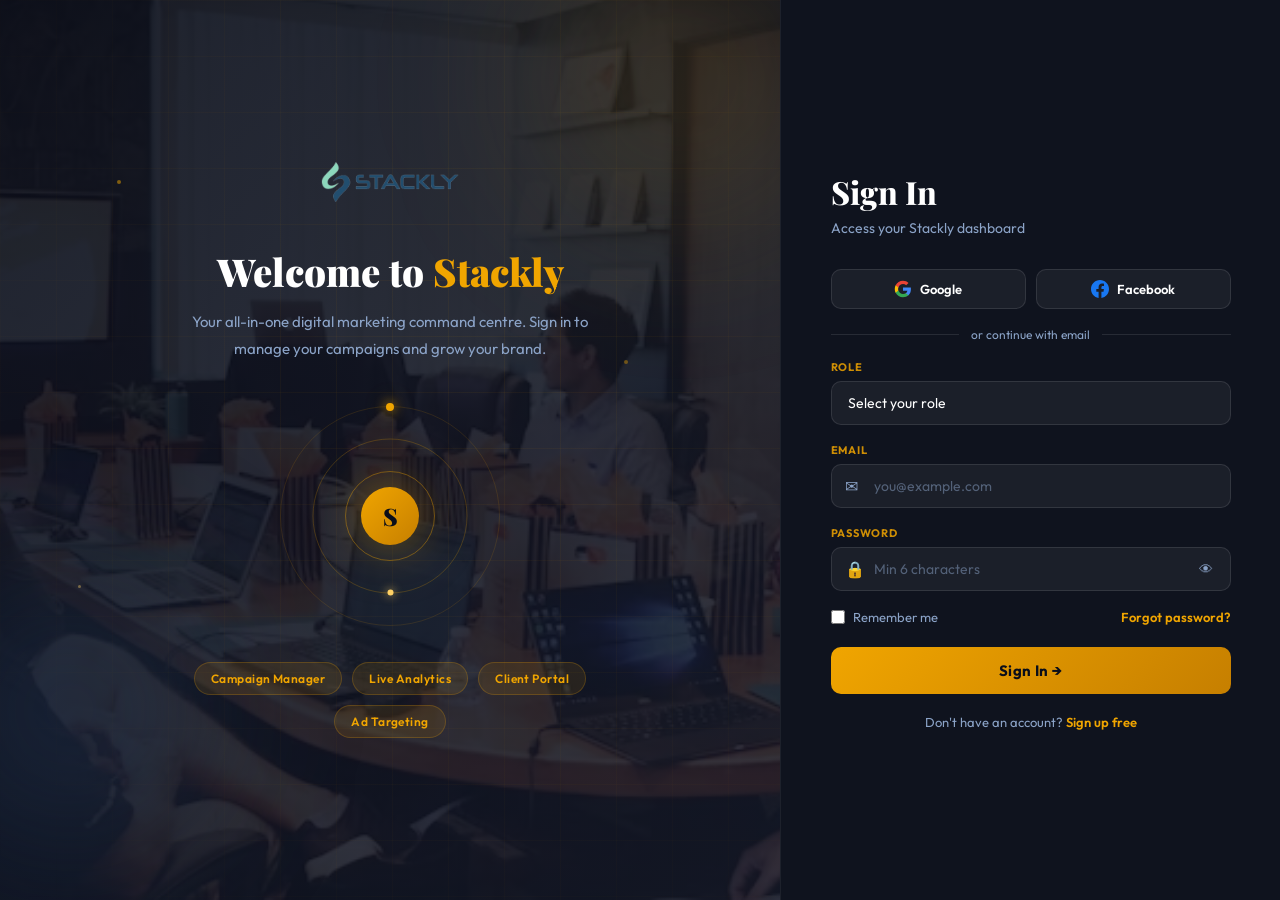
<file: dashboard-client.html>
<!DOCTYPE html>
<html lang="en">
<head>
<meta charset="UTF-8"/>
<meta name="viewport" content="width=device-width,initial-scale=1.0"/>
<title>My Dashboard – Stackly</title>
<link rel="stylesheet" href="dashboard.css"/>
<style>

.page-section{display:none;}
.page-section.active{display:block;}


.campaign-card{background:var(--card-bg);border:1px solid var(--border);border-radius:14px;padding:18px;transition:.3s;margin-bottom:14px;}
.campaign-card:hover{border-color:rgba(240,165,0,0.2);transform:translateY(-2px);}
.campaign-header{display:flex;justify-content:space-between;align-items:flex-start;margin-bottom:12px;gap:10px;flex-wrap:wrap;}
.campaign-title{font-family:'Playfair Display',serif;font-size:1rem;font-weight:800;}
.campaign-meta{display:flex;gap:16px;flex-wrap:wrap;margin-bottom:12px;}
.campaign-meta-item{font-size:12px;color:var(--smoke);}
.campaign-meta-item span{color:var(--white);font-weight:600;}
.cp-label{display:flex;justify-content:space-between;font-size:11px;margin-bottom:5px;}
.cp-label span:first-child{color:var(--smoke);}
.cp-label span:last-child{color:var(--gold);font-weight:700;}
.cp-bar{height:5px;background:rgba(255,255,255,.08);border-radius:999px;overflow:hidden;}
.cp-fill{height:100%;border-radius:999px;background:linear-gradient(90deg,var(--gold-dark),var(--gold));}


.metric-row{display:flex;align-items:center;justify-content:space-between;padding:14px 0;border-bottom:1px solid var(--border);}
.metric-row:last-child{border-bottom:none;}
.metric-name{font-size:13px;color:var(--mist);}
.metric-val{font-size:14px;font-weight:700;color:var(--white);}
.metric-up{background:rgba(78,203,113,0.12);color:var(--green);font-size:11px;font-weight:600;padding:2px 8px;border-radius:999px;}
.metric-down{background:rgba(255,92,92,0.12);color:var(--red);font-size:11px;font-weight:600;padding:2px 8px;border-radius:999px;}
.lbar{flex:1;border-radius:4px 4px 0 0;background:linear-gradient(to top,rgba(240,165,0,0.3),rgba(240,165,0,0.8));transition:.3s;cursor:pointer;position:relative;}
.lbar:hover{background:linear-gradient(to top,var(--gold-dark),var(--gold));box-shadow:0 0 12px rgba(240,165,0,0.4);}
.lbar-label{position:absolute;bottom:-22px;left:50%;transform:translateX(-50%);font-size:9px;color:var(--smoke);white-space:nowrap;}
.line-chart-wrap{height:160px;display:flex;align-items:flex-end;gap:4px;padding-bottom:24px;position:relative;}
.line-chart-wrap::before{content:'';position:absolute;left:0;right:0;top:0;bottom:24px;background:repeating-linear-gradient(to bottom,transparent,transparent calc(25% - 1px),rgba(255,255,255,0.04) calc(25% - 1px),rgba(255,255,255,0.04) 25%);}


.report-item{display:flex;align-items:center;gap:14px;padding:14px 18px;background:var(--card-bg);border:1px solid var(--border);border-radius:12px;margin-bottom:10px;transition:.3s;cursor:pointer;flex-wrap:wrap;}
.report-item:hover{border-color:rgba(240,165,0,0.2);}
.report-icon{width:40px;height:40px;border-radius:10px;background:rgba(240,165,0,0.1);border:1px solid rgba(240,165,0,0.2);display:flex;align-items:center;justify-content:center;font-size:18px;flex-shrink:0;}
.report-info{flex:1;min-width:0;}
.report-name{font-size:14px;font-weight:600;margin-bottom:2px;}
.report-date{font-size:11px;color:var(--smoke);}
.download-btn{padding:6px 14px;border-radius:7px;background:rgba(240,165,0,0.1);border:1px solid rgba(240,165,0,0.25);color:var(--gold);font-size:12px;font-weight:600;cursor:pointer;transition:.2s;flex-shrink:0;}
.download-btn:hover{background:rgba(240,165,0,0.2);}


.ad-preview-card{border:1px solid var(--border);border-radius:14px;overflow:hidden;margin-bottom:14px;background:var(--card-bg);transition:.3s;}
.ad-preview-card:hover{border-color:rgba(240,165,0,0.2);}
.ad-preview-header{padding:12px 16px;border-bottom:1px solid var(--border);display:flex;align-items:center;gap:10px;}
.ad-preview-platform{font-size:11px;font-weight:700;color:var(--smoke);letter-spacing:.06em;text-transform:uppercase;}
.ad-preview-body{padding:16px;}
.ad-headline{font-size:16px;font-weight:700;color:#4285F4;margin-bottom:4px;}
.ad-url{font-size:11px;color:var(--green);margin-bottom:8px;}
.ad-desc{font-size:13px;color:var(--smoke);line-height:1.6;}
.ad-meta-badges{display:flex;gap:8px;margin-top:10px;flex-wrap:wrap;}


.asset-grid{display:grid;grid-template-columns:repeat(auto-fill,minmax(160px,1fr));gap:14px;}
.asset-card{border:1px solid var(--border);border-radius:12px;overflow:hidden;background:var(--card-bg);transition:.3s;cursor:pointer;}
.asset-card:hover{border-color:rgba(240,165,0,0.3);transform:translateY(-3px);}
.asset-thumb{height:100px;display:flex;align-items:center;justify-content:center;font-size:36px;border-bottom:1px solid var(--border);}
.asset-info{padding:10px 12px;}
.asset-name{font-size:12px;font-weight:600;margin-bottom:2px;}
.asset-size{font-size:10px;color:var(--smoke);}


.msg-item{display:flex;gap:12px;padding:14px 0;border-bottom:1px solid rgba(255,255,255,.04);}
.msg-item:last-child{border-bottom:none;}
.msg-av{width:36px;height:36px;border-radius:10px;background:linear-gradient(135deg,var(--slate),var(--gold-dark));display:flex;align-items:center;justify-content:center;font-size:13px;font-weight:700;flex-shrink:0;}
.msg-body{flex:1;min-width:0;}
.msg-sender{font-size:13px;font-weight:700;margin-bottom:2px;}
.msg-text{font-size:12px;color:var(--smoke);line-height:1.5;}
.msg-time{font-size:10px;color:rgba(139,163,199,.4);margin-top:4px;}
.msg-unread{width:7px;height:7px;border-radius:50%;background:var(--gold);flex-shrink:0;margin-top:5px;}


.profile-hero{background:linear-gradient(135deg,rgba(240,165,0,0.08),rgba(42,63,95,0.15));border:1px solid var(--border);border-radius:16px;padding:28px;display:flex;align-items:center;gap:20px;margin-bottom:20px;flex-wrap:wrap;}
.profile-av-big{width:70px;height:70px;border-radius:18px;background:linear-gradient(135deg,var(--slate),var(--gold-dark));display:flex;align-items:center;justify-content:center;font-size:28px;font-weight:800;color:var(--white);flex-shrink:0;border:2px solid rgba(240,165,0,0.3);}
.profile-name{font-family:'Playfair Display',serif;font-size:1.4rem;font-weight:800;margin-bottom:3px;}
.form-field{margin-bottom:16px;}
.form-field label{display:block;font-size:11px;font-weight:700;color:rgba(240,165,0,0.85);letter-spacing:.07em;text-transform:uppercase;margin-bottom:7px;}
.form-field input,.form-field select{width:100%;padding:11px 14px;background:rgba(255,255,255,0.04);border:1.5px solid rgba(255,255,255,0.1);border-radius:10px;color:var(--white);font-family:'Outfit',sans-serif;font-size:14px;outline:none;transition:.25s;-webkit-appearance:none;appearance:none;}
.form-field input:focus,.form-field select:focus{border-color:var(--gold);box-shadow:0 0 0 3px rgba(240,165,0,0.1);}
.form-field input::placeholder{color:rgba(139,163,199,.4);}
.form-field select option{background:var(--ink);}
.form-row-2{display:grid;grid-template-columns:1fr 1fr;gap:14px;}


.settings-item{display:flex;align-items:center;justify-content:space-between;padding:16px 0;border-bottom:1px solid rgba(255,255,255,.04);gap:10px;flex-wrap:wrap;}
.settings-item:last-child{border-bottom:none;}
.settings-label{font-size:14px;font-weight:600;}
.settings-desc{font-size:12px;color:var(--smoke);margin-top:2px;}
.toggle{position:relative;width:44px;height:24px;flex-shrink:0;}
.toggle input{opacity:0;width:0;height:0;}
.toggle-slider{position:absolute;inset:0;background:rgba(255,255,255,.12);border-radius:999px;cursor:pointer;transition:.3s;}
.toggle-slider::before{content:'';position:absolute;width:18px;height:18px;left:3px;top:3px;background:var(--white);border-radius:50%;transition:.3s;}
.toggle input:checked+.toggle-slider{background:var(--gold);}
.toggle input:checked+.toggle-slider::before{transform:translateX(20px);}


.bill-card{background:var(--card-bg);border:1px solid var(--border);border-radius:14px;padding:18px;text-align:center;}
.bill-val{font-family:'Playfair Display',serif;font-size:1.8rem;font-weight:900;color:var(--gold);margin-bottom:4px;}
.bill-label{font-size:11px;color:var(--smoke);}
.invoice-row{display:flex;align-items:center;justify-content:space-between;padding:12px 0;border-bottom:1px solid rgba(255,255,255,.04);flex-wrap:wrap;gap:8px;}
.invoice-row:last-child{border-bottom:none;}
.invoice-client{font-size:13px;font-weight:600;}
.invoice-date{font-size:11px;color:var(--smoke);margin-top:2px;}
.invoice-amount{font-size:14px;font-weight:700;color:var(--gold);}


.notif-item{display:flex;gap:14px;padding:16px 0;border-bottom:1px solid rgba(255,255,255,.04);}
.notif-item:last-child{border-bottom:none;}
.notif-icon{width:38px;height:38px;border-radius:10px;display:flex;align-items:center;justify-content:center;font-size:17px;flex-shrink:0;}
.notif-body{flex:1;min-width:0;}
.notif-title{font-size:13px;font-weight:600;margin-bottom:3px;}
.notif-desc{font-size:12px;color:var(--smoke);line-height:1.5;}
.notif-time{font-size:10px;color:rgba(139,163,199,.5);margin-top:4px;}
.notif-dot{width:7px;height:7px;border-radius:50%;background:var(--gold);flex-shrink:0;margin-top:5px;}


.faq-item{border:1px solid var(--border);border-radius:12px;margin-bottom:10px;overflow:hidden;}
.faq-item:hover{border-color:rgba(240,165,0,0.2);}
.faq-q{padding:16px 18px;font-size:14px;font-weight:600;cursor:pointer;display:flex;justify-content:space-between;align-items:center;gap:10px;}
.faq-toggle{font-size:18px;color:var(--gold);transition:.3s;flex-shrink:0;}
.faq-a{padding:0 18px;font-size:13px;color:var(--smoke);line-height:1.7;max-height:0;overflow:hidden;transition:max-height .35s ease,padding .3s;}
.faq-item.open .faq-a{max-height:200px;padding:0 18px 16px;}
.faq-item.open .faq-toggle{transform:rotate(45deg);}
.contact-card{background:linear-gradient(135deg,rgba(240,165,0,0.06),rgba(42,63,95,0.12));border:1px solid rgba(240,165,0,0.15);border-radius:14px;padding:22px;text-align:center;}
.contact-icon{font-size:36px;margin-bottom:12px;}
.contact-title{font-family:'Playfair Display',serif;font-size:1rem;font-weight:800;margin-bottom:6px;}
.contact-desc{font-size:12px;color:var(--smoke);margin-bottom:14px;line-height:1.6;}
.contact-btn{display:inline-block;padding:9px 20px;background:linear-gradient(135deg,var(--gold),var(--gold-dark));color:var(--ink);border-radius:9px;font-size:13px;font-weight:700;text-decoration:none;cursor:pointer;border:none;font-family:'Outfit',sans-serif;transition:.25s;}
.contact-btn:hover{box-shadow:0 8px 20px rgba(240,165,0,.35);transform:translateY(-2px);}

@media(max-width:900px){
  .responsive-grid{display:block!important;}
  .responsive-grid>.card,.responsive-grid>div{margin-bottom:18px;}
  .form-row-2{grid-template-columns:1fr!important;}
  .profile-hero{flex-direction:column;align-items:flex-start;}
  .asset-grid{grid-template-columns:1fr 1fr;}
}
</style>
</head>
<body>
<div class="dash-orb dash-orb-1"></div>
<div class="dash-orb dash-orb-2"></div>
<div class="scroll-indicator" id="scrollBar"></div>


<nav class="topnav">
  <div class="topnav-left">
    <a href="index.html"><img src="./assets/logo.webp" alt="Stackly"/></a>
    <div style="display:flex;flex-direction:column;margin-left:32px;line-height:1.1">
      <span style="font-size:12px;color:var(--smoke)">Welcome,</span>
      <strong id="nav-welcome" style="font-size:15px">User</strong>
    </div>
  </div>
  <div class="topnav-right">
    <span class="nav-user-email" id="nav-email"></span>
    <button class="btn-logout" onclick="logout()">Logout</button>
    <button class="burger" onclick="toggleSidebar()" aria-label="Menu">☰</button>
  </div>
</nav>

<div class="sidebar-overlay" id="overlay" onclick="toggleSidebar()"></div>


<aside class="sidebar" id="sidebar">
  <div class="sidebar-role-block">
    <div class="sidebar-role-badge"><div class="role-dot"></div> Client Account</div>
  </div>
  <div class="sidebar-nav">
    <div class="sidebar-section">
      <div class="sidebar-label">My Account</div>
      <a class="sidebar-item active" href="#" onclick="showPage('overview',this)"><span class="s-icon">🏠</span> Overview</a>
      <a class="sidebar-item" href="#" onclick="showPage('analytics',this)"><span class="s-icon">📊</span> My Analytics</a>
      <a class="sidebar-item" href="#" onclick="showPage('campaigns',this)"><span class="s-icon">🚀</span> My Campaigns</a>
      <a class="sidebar-item" href="#" onclick="showPage('reports',this)"><span class="s-icon">📄</span> Reports</a>
    </div>
    <div class="sidebar-section">
      <div class="sidebar-label">Tools</div>
      <a class="sidebar-item" href="#" onclick="showPage('adpreview',this)"><span class="s-icon">🎯</span> Ad Preview</a>
      <a class="sidebar-item" href="#" onclick="showPage('assets',this)"><span class="s-icon">📸</span> Creative Assets</a>
      <a class="sidebar-item" href="#" onclick="showPage('notifications',this)"><span class="s-icon">🔔</span> Notifications</a>
      <a class="sidebar-item" href="#" onclick="showPage('messages',this)"><span class="s-icon">📩</span> Messages</a>
    </div>
    <div class="sidebar-section">
      <div class="sidebar-label">Account</div>
      <a class="sidebar-item" href="#" onclick="showPage('profile',this)"><span class="s-icon">👤</span> Profile</a>
      <a class="sidebar-item" href="#" onclick="showPage('settings',this)"><span class="s-icon">⚙️</span> Settings</a>
      <a class="sidebar-item" href="#" onclick="showPage('billing',this)"><span class="s-icon">💳</span> Billing</a>
      <a class="sidebar-item" href="#" onclick="showPage('support',this)"><span class="s-icon">🆘</span> Support</a>
    </div>
  </div>
</aside>


<div class="dash-layout">
  <main class="main">

    
    <div class="page-section active" id="page-overview">
      <div class="page-hero-banner hero-clients">
        <div class="hero-content">
          <div>
            <div class="hero-title">My Dashboard</div>
            <div class="hero-sub">Track your campaigns and marketing performance</div>
          </div>
          <div style="display:flex;gap:10px;align-items:center;flex-wrap:wrap;">
            <button class="action-btn action-btn-outline" onclick="showPage('reports',document.querySelector('[onclick*=reports]'))">Download Report</button>
            <button class="action-btn action-btn-primary" onclick="showPage('campaigns',document.querySelector('[onclick*=campaigns]'))">Request Campaign</button>
          </div>
        </div>
      </div>
      
      <div class="stats-marquee-wrap">
        <div class="stats-marquee">
          <div class="marquee-item"><div class="marquee-label">Active Campaigns</div><div class="marquee-val">3</div></div>
          <div class="marquee-item"><div class="marquee-label">Impressions</div><div class="marquee-val">184K</div></div>
          <div class="marquee-item"><div class="marquee-label">Total Clicks</div><div class="marquee-val">6,420</div></div>
          <div class="marquee-item"><div class="marquee-label">CTR</div><div class="marquee-val">3.5%</div></div>
          <div class="marquee-item"><div class="marquee-label">Budget Used</div><div class="marquee-val">₹68K</div></div>
          <div class="marquee-item"><div class="marquee-label">Conversions</div><div class="marquee-val">312</div></div>
          
          <div class="marquee-item"><div class="marquee-label">Active Campaigns</div><div class="marquee-val">3</div></div>
          <div class="marquee-item"><div class="marquee-label">Impressions</div><div class="marquee-val">184K</div></div>
          <div class="marquee-item"><div class="marquee-label">Total Clicks</div><div class="marquee-val">6,420</div></div>
          <div class="marquee-item"><div class="marquee-label">CTR</div><div class="marquee-val">3.5%</div></div>
          <div class="marquee-item"><div class="marquee-label">Budget Used</div><div class="marquee-val">₹68K</div></div>
          <div class="marquee-item"><div class="marquee-label">Conversions</div><div class="marquee-val">312</div></div>
        </div>
      </div>
      <div class="stats-grid">
        <div class="stat-card"><div class="stat-icon-wrap">🚀</div><div class="stat-label">Active Campaigns</div><div class="stat-val">3</div><div class="stat-change up">↑ 1 new</div></div>
        <div class="stat-card"><div class="stat-icon-wrap">👁</div><div class="stat-label">Total Impressions</div><div class="stat-val">184K</div><div class="stat-change up">↑ 22%</div></div>
        <div class="stat-card"><div class="stat-icon-wrap">🖱</div><div class="stat-label">Total Clicks</div><div class="stat-val">6,420</div><div class="stat-change up">↑ 14%</div></div>
        <div class="stat-card"><div class="stat-icon-wrap">📈</div><div class="stat-label">CTR</div><div class="stat-val">3.5%</div><div class="stat-change down">↓ 0.1%</div></div>
        <div class="stat-card"><div class="stat-icon-wrap">💰</div><div class="stat-label">Budget Used</div><div class="stat-val">₹68K</div><div class="stat-change" style="color:var(--smoke);">of ₹1,20,000</div></div>
        <div class="stat-card"><div class="stat-icon-wrap">🏆</div><div class="stat-label">Conversions</div><div class="stat-val">312</div><div class="stat-change up">↑ 8%</div></div>
      </div>
      <div style="display:grid;grid-template-columns:1fr 1.6fr;gap:18px;margin-bottom:18px;" class="responsive-grid">
        <div class="card">
          <div class="card-title">Weekly Clicks</div>
          <div class="bar-chart">
            <div class="bar" style="height:35%"></div><div class="bar" style="height:55%"></div>
            <div class="bar" style="height:42%"></div><div class="bar hi" style="height:95%"></div>
            <div class="bar" style="height:60%"></div><div class="bar" style="height:78%"></div>
            <div class="bar" style="height:70%"></div>
          </div>
          <div class="bar-labels">
            <span class="bar-label">Mon</span><span class="bar-label">Tue</span><span class="bar-label">Wed</span>
            <span class="bar-label">Thu</span><span class="bar-label">Fri</span><span class="bar-label">Sat</span><span class="bar-label">Sun</span>
          </div>
        </div>
        <div class="card">
          <div class="card-title">My Campaigns <span class="card-title-action" onclick="showPage('campaigns',document.querySelector('[onclick*=campaigns]'))" style="cursor:pointer;">View All →</span></div>
          <div class="table-wrap">
            <table><thead><tr><th>Campaign</th><th>Platform</th><th>Budget</th><th>Status</th></tr></thead>
            <tbody>
              <tr><td><strong>Summer Sale 2025</strong></td><td style="color:var(--smoke);">Google Ads</td><td>₹80,000</td><td><span class="badge badge-green">Live</span></td></tr>
              <tr><td><strong>Brand Awareness</strong></td><td style="color:var(--smoke);">Instagram</td><td>₹40,000</td><td><span class="badge badge-yellow">Paused</span></td></tr>
              <tr><td><strong>Email Newsletter</strong></td><td style="color:var(--smoke);">Mailchimp</td><td>₹8,000</td><td><span class="badge badge-green">Live</span></td></tr>
            </tbody></table>
          </div>
        </div>
      </div>
      <div style="display:grid;grid-template-columns:1.4fr 1fr;gap:18px;margin-bottom:18px;" class="responsive-grid">
        <div class="card" style="background:linear-gradient(135deg,rgba(240,165,0,0.06),rgba(42,63,95,0.15));">
          <div style="font-size:10px;font-weight:700;color:var(--gold);letter-spacing:.08em;text-transform:uppercase;margin-bottom:8px;">🔥 Campaign Tip</div>
          <div style="font-family:'Playfair Display',serif;font-size:1.1rem;font-weight:800;margin-bottom:10px;line-height:1.3;">Your Summer Sale campaign is outperforming benchmarks by 38%!</div>
          <p style="font-size:13px;color:var(--smoke);margin-bottom:14px;line-height:1.6;">CTR is 5.1% vs industry average of 3.5%. Consider increasing the budget to maximise reach before the campaign ends.</p>
          <button class="action-btn action-btn-primary" onclick="showPage('campaigns',document.querySelector('[onclick*=campaigns]'))">View Campaign →</button>
        </div>
        <div class="card">
          <div class="card-title">Budget Utilisation</div>
          <div style="text-align:center;padding:8px 0;">
            <div style="font-family:'Playfair Display',serif;font-size:2.2rem;font-weight:900;color:var(--gold);">57%</div>
            <div style="font-size:12px;color:var(--smoke);margin-top:3px;">of ₹1,20,000 used</div>
          </div>
          <div style="height:8px;background:rgba(255,255,255,0.08);border-radius:999px;overflow:hidden;margin:12px 0;">
            <div style="height:100%;width:57%;background:linear-gradient(90deg,var(--gold-dark),var(--gold));border-radius:999px;" class="budget-bar"></div>
          </div>
          <div style="display:flex;justify-content:space-between;font-size:11px;color:var(--smoke);margin-bottom:14px;">
            <span>₹0</span><span style="color:var(--white);font-weight:600;">₹68K spent</span><span>₹1.2L</span>
          </div>
          <div class="progress-row"><div class="progress-label">Google Ads</div><div class="progress-bar"><div class="progress-fill" style="width:70%"></div></div><div class="progress-val">70%</div></div>
          <div class="progress-row" style="margin-bottom:0;"><div class="progress-label">Instagram</div><div class="progress-bar"><div class="progress-fill" style="width:45%"></div></div><div class="progress-val">45%</div></div>
        </div>
      </div>
      <div class="card">
        <div class="card-title">Recent Activity <span class="card-title-action" onclick="showPage('analytics',document.querySelector('[onclick*=analytics]'))" style="cursor:pointer;">View All →</span></div>
        <div class="table-wrap">
          <table><thead><tr><th>Activity</th><th>Campaign</th><th>Date</th><th>Status</th></tr></thead>
          <tbody>
            <tr><td>Campaign launched</td><td style="color:var(--smoke);">Summer Sale 2025</td><td style="color:var(--smoke);">May 10, 2025</td><td><span class="badge badge-green">Done</span></td></tr>
            <tr><td>Budget top-up</td><td style="color:var(--smoke);">Brand Awareness</td><td style="color:var(--smoke);">May 8, 2025</td><td><span class="badge badge-blue">Processed</span></td></tr>
            <tr><td>A/B test started</td><td style="color:var(--smoke);">Email Newsletter</td><td style="color:var(--smoke);">May 6, 2025</td><td><span class="badge badge-yellow">Running</span></td></tr>
            <tr><td>Report generated</td><td style="color:var(--smoke);">All Campaigns</td><td style="color:var(--smoke);">May 5, 2025</td><td><span class="badge badge-blue">Ready</span></td></tr>
          </tbody></table>
        </div>
      </div>
    </div>

    
    <div class="page-section" id="page-analytics">
      <div class="page-header"><div class="page-title">My Analytics</div><div class="page-sub">Detailed performance data for all your campaigns.</div></div>
      <div class="stats-grid">
        <div class="stat-card"><div class="stat-icon-wrap">👁</div><div class="stat-label">Impressions</div><div class="stat-val">184K</div><div class="stat-change up">↑ 22%</div></div>
        <div class="stat-card"><div class="stat-icon-wrap">🖱</div><div class="stat-label">Clicks</div><div class="stat-val">6,420</div><div class="stat-change up">↑ 14%</div></div>
        <div class="stat-card"><div class="stat-icon-wrap">📈</div><div class="stat-label">CTR</div><div class="stat-val">3.5%</div><div class="stat-change down">↓ 0.1%</div></div>
        <div class="stat-card"><div class="stat-icon-wrap">🏆</div><div class="stat-label">ROAS</div><div class="stat-val">4.1×</div><div class="stat-change up">↑ 0.3×</div></div>
      </div>
      <div style="display:grid;grid-template-columns:1.6fr 1fr;gap:18px;margin-bottom:18px;" class="responsive-grid">
        <div class="card">
          <div class="card-title">Monthly Clicks</div>
          <div class="line-chart-wrap">
            <div class="lbar" style="height:30%"><span class="lbar-label">Jan</span></div>
            <div class="lbar" style="height:42%"><span class="lbar-label">Feb</span></div>
            <div class="lbar" style="height:38%"><span class="lbar-label">Mar</span></div>
            <div class="lbar" style="height:60%"><span class="lbar-label">Apr</span></div>
            <div class="lbar" style="height:55%"><span class="lbar-label">May</span></div>
            <div class="lbar" style="height:75%"><span class="lbar-label">Jun</span></div>
            <div class="lbar" style="height:68%"><span class="lbar-label">Jul</span></div>
            <div class="lbar" style="height:90%"><span class="lbar-label">Aug</span></div>
          </div>
        </div>
        <div class="card">
          <div class="card-title">Performance Metrics</div>
          <div class="metric-row"><span class="metric-name">Conversion Rate</span><div style="display:flex;gap:8px;align-items:center;"><span class="metric-val">4.86%</span><span class="metric-up">↑ 12%</span></div></div>
          <div class="metric-row"><span class="metric-name">Cost per Click</span><div style="display:flex;gap:8px;align-items:center;"><span class="metric-val">₹10.6</span><span class="metric-up">↓ Better</span></div></div>
          <div class="metric-row"><span class="metric-name">Cost per Conversion</span><div style="display:flex;gap:8px;align-items:center;"><span class="metric-val">₹217</span><span class="metric-up">↓ 8%</span></div></div>
          <div class="metric-row"><span class="metric-name">Revenue Generated</span><div style="display:flex;gap:8px;align-items:center;"><span class="metric-val">₹2.8L</span><span class="metric-up">↑ 18%</span></div></div>
        </div>
      </div>
      <div class="card">
        <div class="card-title">Channel Breakdown</div>
        <div class="progress-row"><div class="progress-label">Google Ads</div><div class="progress-bar"><div class="progress-fill" style="width:62%"></div></div><div class="progress-val">62%</div></div>
        <div class="progress-row"><div class="progress-label">Instagram</div><div class="progress-bar"><div class="progress-fill" style="width:27%"></div></div><div class="progress-val">27%</div></div>
        <div class="progress-row"><div class="progress-label">Email</div><div class="progress-bar"><div class="progress-fill" style="width:11%"></div></div><div class="progress-val">11%</div></div>
      </div>
    </div>

    
    <div class="page-section" id="page-campaigns">
      <div class="page-header-row">
        <div class="page-header"><div class="page-title">My Campaigns</div><div class="page-sub">View and track all your active and past campaigns.</div></div>
        <div><button class="action-btn action-btn-primary" onclick="go404()">+ Request Campaign</button></div>
      </div>
      <div class="stats-grid">
        <div class="stat-card"><div class="stat-icon-wrap">🟢</div><div class="stat-label">Live</div><div class="stat-val">2</div><div class="stat-change up">Running now</div></div>
        <div class="stat-card"><div class="stat-icon-wrap">⏸</div><div class="stat-label">Paused</div><div class="stat-val">1</div><div class="stat-change" style="color:var(--smoke);">Awaiting review</div></div>
        <div class="stat-card"><div class="stat-icon-wrap">✅</div><div class="stat-label">Completed</div><div class="stat-val">7</div><div class="stat-change" style="color:var(--smoke);">All time</div></div>
      </div>
      <div class="campaign-card">
        <div class="campaign-header"><div class="campaign-title">Summer Sale 2025</div><span class="badge badge-green">Live</span></div>
        <div class="campaign-meta">
          <div class="campaign-meta-item">Platform: <span>Google Ads</span></div>
          <div class="campaign-meta-item">Budget: <span>₹80,000</span></div>
          <div class="campaign-meta-item">CTR: <span>5.1%</span></div>
          <div class="campaign-meta-item">Impressions: <span>1,04,000</span></div>
          <div class="campaign-meta-item">Conversions: <span>228</span></div>
        </div>
        <div><div class="cp-label"><span>Budget Used</span><span>68%</span></div><div class="cp-bar"><div class="cp-fill" style="width:68%"></div></div></div>
      </div>
      <div class="campaign-card">
        <div class="campaign-header"><div class="campaign-title">Brand Awareness Drive</div><span class="badge badge-yellow">Paused</span></div>
        <div class="campaign-meta">
          <div class="campaign-meta-item">Platform: <span>Instagram</span></div>
          <div class="campaign-meta-item">Budget: <span>₹40,000</span></div>
          <div class="campaign-meta-item">CTR: <span>2.3%</span></div>
          <div class="campaign-meta-item">Impressions: <span>62,000</span></div>
          <div class="campaign-meta-item">Conversions: <span>54</span></div>
        </div>
        <div><div class="cp-label"><span>Budget Used</span><span>42%</span></div><div class="cp-bar"><div class="cp-fill" style="width:42%"></div></div></div>
      </div>
      <div class="campaign-card">
        <div class="campaign-header"><div class="campaign-title">Email Newsletter — May Edition</div><span class="badge badge-green">Live</span></div>
        <div class="campaign-meta">
          <div class="campaign-meta-item">Platform: <span>Mailchimp</span></div>
          <div class="campaign-meta-item">Budget: <span>₹8,000</span></div>
          <div class="campaign-meta-item">Open Rate: <span>28.4%</span></div>
          <div class="campaign-meta-item">Clicks: <span>420</span></div>
          <div class="campaign-meta-item">Unsubscribes: <span>12</span></div>
        </div>
        <div><div class="cp-label"><span>Budget Used</span><span>85%</span></div><div class="cp-bar"><div class="cp-fill" style="width:85%"></div></div></div>
      </div>
    </div>

    
    <div class="page-section" id="page-reports">
      <div class="page-header"><div class="page-title">My Reports</div><div class="page-sub">Download your campaign performance reports.</div></div>
      <div class="card">
        <div class="card-title">Available Reports</div>
        <div class="report-item"><div class="report-icon">📊</div><div class="report-info"><div class="report-name">Campaign Performance — May 2025</div><div class="report-date">Generated May 12, 2025 · All Campaigns</div></div><button class="download-btn" onclick="go404()">⬇ Download</button></div>
        <div class="report-item"><div class="report-icon">🎯</div><div class="report-info"><div class="report-name">Google Ads Report — April 2025</div><div class="report-date">Generated May 1, 2025 · Summer Sale</div></div><button class="download-btn" onclick="go404()">⬇ Download</button></div>
        <div class="report-item"><div class="report-icon">📱</div><div class="report-info"><div class="report-name">Instagram Campaign Report — April 2025</div><div class="report-date">Generated May 2, 2025 · Brand Awareness</div></div><button class="download-btn" onclick="go404()">⬇ Download</button></div>
        <div class="report-item"><div class="report-icon">📧</div><div class="report-info"><div class="report-name">Email Newsletter Report — April 2025</div><div class="report-date">Generated May 1, 2025 · Email Campaign</div></div><button class="download-btn" onclick="go404()">⬇ Download</button></div>
        <div class="report-item"><div class="report-icon">💰</div><div class="report-info"><div class="report-name">ROI Summary — Q1 2025</div><div class="report-date">Generated Apr 5, 2025 · All Campaigns</div></div><button class="download-btn" onclick="go404()">⬇ Download</button></div>
      </div>
    </div>

    
    <div class="page-section" id="page-adpreview">
      <div class="page-header"><div class="page-title">Ad Preview</div><div class="page-sub">Preview how your ads appear across different platforms.</div></div>
      <div class="ad-preview-card">
        <div class="ad-preview-header"><span style="font-size:16px;">🔵</span><span class="ad-preview-platform">Google Search Ad</span><span class="badge badge-green" style="margin-left:auto;">Live</span></div>
        <div class="ad-preview-body">
          <div class="ad-headline">Summer Sale 2025 — Up to 60% Off | Free Shipping</div>
          <div class="ad-url">www.acmecorp.com › summer-sale-2025</div>
          <div class="ad-desc">Shop the biggest sale of the year at Acme Corp. Premium products at unbeatable prices. Limited time offer — Shop Now and save big. Free shipping on orders above ₹999.</div>
          <div class="ad-meta-badges"><span class="badge badge-blue">Headline A</span><span class="badge badge-green">CTR: 5.1%</span><span class="badge badge-yellow">Impressions: 1,04,000</span></div>
        </div>
      </div>
      <div class="ad-preview-card">
        <div class="ad-preview-header"><span style="font-size:16px;">📸</span><span class="ad-preview-platform">Instagram Story Ad</span><span class="badge badge-yellow" style="margin-left:auto;">Paused</span></div>
        <div class="ad-preview-body" style="display:flex;gap:16px;flex-wrap:wrap;">
          <div style="width:120px;height:160px;background:linear-gradient(135deg,rgba(240,165,0,0.15),rgba(42,63,95,0.3));border-radius:10px;border:1px solid rgba(240,165,0,0.2);display:flex;flex-direction:column;align-items:center;justify-content:center;gap:8px;flex-shrink:0;">
            <div style="font-size:28px;">📢</div>
            <div style="font-size:10px;font-weight:700;color:var(--gold);text-align:center;">Brand Story</div>
          </div>
          <div>
            <div style="font-weight:700;margin-bottom:6px;">Brand Awareness Drive</div>
            <div style="font-size:12px;color:var(--smoke);margin-bottom:8px;">Target Audience: 18–35, Tier 1 cities, Interests: Tech & Lifestyle</div>
            <div class="ad-meta-badges"><span class="badge badge-blue">CTR: 2.3%</span><span class="badge badge-yellow">Reach: 62K</span><span class="badge badge-blue">Freq: 1.4</span></div>
          </div>
        </div>
      </div>
      <div class="ad-preview-card">
        <div class="ad-preview-header"><span style="font-size:16px;">📧</span><span class="ad-preview-platform">Email Newsletter</span><span class="badge badge-green" style="margin-left:auto;">Live</span></div>
        <div class="ad-preview-body">
          <div style="background:rgba(255,255,255,0.03);border:1px solid var(--border);border-radius:8px;padding:16px;">
            <div style="font-size:11px;color:var(--smoke);margin-bottom:4px;">From: Acme Corp &lt;hello@acmecorp.com&gt;</div>
            <div style="font-size:11px;color:var(--smoke);margin-bottom:10px;">Subject: 🔥 May Deals You Can't Miss</div>
            <div style="font-family:'Playfair Display',serif;font-size:1rem;font-weight:800;margin-bottom:6px;">This May, We've Got Something Special For You</div>
            <div style="font-size:12px;color:var(--smoke);line-height:1.6;">Shop our curated picks for May. Exclusive deals, new arrivals and member offers — all in one place.</div>
          </div>
          <div class="ad-meta-badges" style="margin-top:10px;"><span class="badge badge-green">Open Rate: 28.4%</span><span class="badge badge-blue">Clicks: 420</span><span class="badge badge-yellow">Sent: 1,480</span></div>
        </div>
      </div>
    </div>

    
    <div class="page-section" id="page-assets">
      <div class="page-header-row">
        <div class="page-header"><div class="page-title">Creative Assets</div><div class="page-sub">Your uploaded ad creatives, banners and media files.</div></div>
        <div><button class="action-btn action-btn-primary" onclick="go404()">+ Upload Asset</button></div>
      </div>
      <div class="card">
        <div class="card-title">All Assets</div>
        <div class="asset-grid">
          <div class="asset-card" onclick="go404()"><div class="asset-thumb" style="background:linear-gradient(135deg,rgba(240,165,0,0.1),rgba(42,63,95,0.2));">🖼</div><div class="asset-info"><div class="asset-name">Summer Sale Banner</div><div class="asset-size">1200×628 · 480 KB</div></div></div>
          <div class="asset-card" onclick="go404()"><div class="asset-thumb" style="background:linear-gradient(135deg,rgba(96,165,250,0.1),rgba(10,14,26,0.3));">📸</div><div class="asset-info"><div class="asset-name">IG Story — May</div><div class="asset-size">1080×1920 · 1.2 MB</div></div></div>
          <div class="asset-card" onclick="go404()"><div class="asset-thumb" style="background:linear-gradient(135deg,rgba(78,203,113,0.1),rgba(10,14,26,0.3));">🎨</div><div class="asset-info"><div class="asset-name">Brand Logo — Final</div><div class="asset-size">SVG · 24 KB</div></div></div>
          <div class="asset-card" onclick="go404()"><div class="asset-thumb" style="background:linear-gradient(135deg,rgba(255,92,92,0.1),rgba(10,14,26,0.3));">🎬</div><div class="asset-info"><div class="asset-name">Product Demo Video</div><div class="asset-size">MP4 · 8.4 MB</div></div></div>
          <div class="asset-card" onclick="go404()"><div class="asset-thumb" style="background:linear-gradient(135deg,rgba(240,165,0,0.08),rgba(42,63,95,0.15));">📄</div><div class="asset-info"><div class="asset-name">Email Template</div><div class="asset-size">HTML · 42 KB</div></div></div>
          <div class="asset-card" onclick="go404()"><div class="asset-thumb" style="background:linear-gradient(135deg,rgba(255,209,102,0.1),rgba(10,14,26,0.3));">🖼</div><div class="asset-info"><div class="asset-name">Google Display Ad</div><div class="asset-size">300×250 · 220 KB</div></div></div>
        </div>
      </div>
    </div>

    
    <div class="page-section" id="page-notifications">
      <div class="page-header"><div class="page-title">Notifications</div><div class="page-sub">Stay updated with your campaign activity and alerts.</div></div>
      <div class="card">
        <div class="card-title">Recent Notifications <span style="font-family:'Outfit',sans-serif;font-size:11px;font-weight:700;background:rgba(240,165,0,0.12);color:var(--gold);padding:3px 10px;border-radius:999px;margin-left:8px;">3 New</span></div>
        <div class="notif-item"><div class="notif-icon" style="background:rgba(78,203,113,0.1);">🚀</div><div class="notif-body"><div class="notif-title">Summer Sale CTR hit 5%!</div><div class="notif-desc">Your Summer Sale 2025 campaign has crossed 5% CTR — outperforming industry average by 43%. Consider increasing budget for maximum reach.</div><div class="notif-time">2 hours ago</div></div><div class="notif-dot"></div></div>
        <div class="notif-item"><div class="notif-icon" style="background:rgba(240,165,0,0.1);">📊</div><div class="notif-body"><div class="notif-title">May 2025 Report Ready</div><div class="notif-desc">Your monthly performance report has been generated. Total impressions: 184K, Conversions: 312, ROAS: 4.1×.</div><div class="notif-time">Yesterday</div></div><div class="notif-dot"></div></div>
        <div class="notif-item"><div class="notif-icon" style="background:rgba(255,92,92,0.1);">⚠️</div><div class="notif-body"><div class="notif-title">Brand Awareness Campaign Paused</div><div class="notif-desc">Your Instagram campaign has been paused. Reason: Creative assets flagged for review. Our team will contact you within 24 hours.</div><div class="notif-time">2 days ago</div></div><div class="notif-dot"></div></div>
        <div class="notif-item"><div class="notif-icon" style="background:rgba(96,165,250,0.1);">💳</div><div class="notif-body"><div class="notif-title">Invoice Processed</div><div class="notif-desc">Your invoice INV-2025-0083 for ₹92,000 has been processed successfully.</div><div class="notif-time">4 days ago</div></div></div>
      </div>
    </div>

    
    <div class="page-section" id="page-messages">
      <div class="page-header"><div class="page-title">Messages</div><div class="page-sub">Direct communication with your Stackly account team.</div></div>
      <div class="card">
        <div class="card-title">Inbox</div>
        <div class="msg-item"><div class="msg-av">PK</div><div class="msg-body"><div class="msg-sender">Priya Krishnan <span style="font-size:10px;font-weight:400;color:var(--smoke);">· Account Manager</span></div><div class="msg-text">Hi! Your Summer Sale campaign is performing really well. I've sent you a detailed breakdown of the A/B test results. Let me know if you'd like to scale up the budget!</div><div class="msg-time">Today, 10:32 AM</div></div><div class="msg-unread"></div></div>
        <div class="msg-item"><div class="msg-av">SM</div><div class="msg-body"><div class="msg-sender">Siddharth Menon <span style="font-size:10px;font-weight:400;color:var(--smoke);">· Campaign Manager</span></div><div class="msg-text">The Brand Awareness creative has been reviewed. We need a new 1080×1920 variant for the Story ad. Can you share updated assets by Thursday?</div><div class="msg-time">Yesterday, 3:15 PM</div></div><div class="msg-unread"></div></div>
        <div class="msg-item"><div class="msg-av">DV</div><div class="msg-body"><div class="msg-sender">Divya Venkat <span style="font-size:10px;font-weight:400;color:var(--smoke);">· Analyst</span></div><div class="msg-text">Your Q1 ROI summary report is ready for download in the Reports section. Highlights: ROAS improved from 3.2× to 4.1× this quarter.</div><div class="msg-time">May 10, 2025</div></div></div>
        <div class="msg-item"><div class="msg-av">RA</div><div class="msg-body"><div class="msg-sender">Rajan Agarwal <span style="font-size:10px;font-weight:400;color:var(--smoke);">· Account Director</span></div><div class="msg-text">Welcome to Stackly! I'm Rajan, your dedicated account director. Don't hesitate to reach out for strategic guidance. Let's build something great together!</div><div class="msg-time">Apr 28, 2025</div></div></div>
      </div>
    </div>

    
    <div class="page-section" id="page-profile">
      <div class="page-header"><div class="page-title">Profile</div><div class="page-sub">Manage your personal details and account information.</div></div>
      <div class="profile-hero">
        <div class="profile-av-big" id="profile-initials">U</div>
        <div>
          <div class="profile-name" id="profile-name-display">User</div>
          <div style="font-size:12px;color:var(--smoke);margin-bottom:8px;" id="profile-email-display">user@email.com</div>
          <div style="display:inline-flex;align-items:center;gap:5px;padding:4px 10px;border-radius:999px;background:rgba(78,203,113,0.1);border:1px solid rgba(78,203,113,0.25);font-size:11px;font-weight:700;color:var(--green);">✅ Client Account</div>
        </div>
      </div>
      <div class="card">
        <div class="card-title">Personal Information</div>
        <div class="form-row-2">
          <div class="form-field"><label>First Name</label><input type="text" placeholder="John" id="fname"/></div>
          <div class="form-field"><label>Last Name</label><input type="text" placeholder="Doe" id="lname"/></div>
        </div>
        <div class="form-field"><label>Email Address</label><input type="email" placeholder="you@example.com" id="pemail"/></div>
        <div class="form-field"><label>Phone Number</label><input type="tel" id="phone-field" placeholder="+91 98765 43210"/></div>
        <div class="form-field"><label>Company Name</label><input type="text" placeholder="Acme Corp"/></div>
        <div class="form-field"><label>Industry</label><select><option>E-Commerce</option><option>Technology</option><option>Healthcare</option><option>Finance</option><option>Real Estate</option><option>Education</option></select></div>
        <div style="margin-top:8px;"><button class="action-btn action-btn-primary" onclick="saveProfile()">Save Changes</button></div>
      </div>
      <div class="card">
        <div class="card-title">Change Password</div>
        <div class="form-field"><label>Current Password</label><input type="password" placeholder="Enter current password"/></div>
        <div class="form-row-2">
          <div class="form-field"><label>New Password</label><input type="password" placeholder="Min 6 characters"/></div>
          <div class="form-field"><label>Confirm Password</label><input type="password" placeholder="Re-enter"/></div>
        </div>
        <button class="action-btn action-btn-outline" onclick="go404()">Update Password</button>
      </div>
    </div>

    
    <div class="page-section" id="page-settings">
      <div class="page-header"><div class="page-title">Settings</div><div class="page-sub">Manage your notification and display preferences.</div></div>
      <div class="card">
        <div class="card-title">Notifications</div>
        <div class="settings-item"><div><div class="settings-label">Campaign Updates</div><div class="settings-desc">Get notified when your campaigns go live or pause</div></div><label class="toggle"><input type="checkbox" checked/><div class="toggle-slider"></div></label></div>
        <div class="settings-item"><div><div class="settings-label">Weekly Reports</div><div class="settings-desc">Receive weekly performance summaries via email</div></div><label class="toggle"><input type="checkbox" checked/><div class="toggle-slider"></div></label></div>
        <div class="settings-item"><div><div class="settings-label">Budget Alerts</div><div class="settings-desc">Alert when your campaign budget is 80% used</div></div><label class="toggle"><input type="checkbox" checked/><div class="toggle-slider"></div></label></div>
        <div class="settings-item"><div><div class="settings-label">Message Notifications</div><div class="settings-desc">Notify when your account team sends a message</div></div><label class="toggle"><input type="checkbox"/><div class="toggle-slider"></div></label></div>
      </div>
      <div class="card">
        <div class="card-title">Preferences</div>
        <div class="settings-item"><div><div class="settings-label">Dark Mode</div><div class="settings-desc">Always use dark theme</div></div><label class="toggle"><input type="checkbox" checked/><div class="toggle-slider"></div></label></div>
        <div class="settings-item"><div><div class="settings-label">Two-Factor Authentication</div><div class="settings-desc">Add extra security to your account</div></div><label class="toggle"><input type="checkbox"/><div class="toggle-slider"></div></label></div>
        <div class="settings-item"><div><div class="settings-label">Data Sharing</div><div class="settings-desc">Share anonymised data to help improve Stackly</div></div><label class="toggle"><input type="checkbox"/><div class="toggle-slider"></div></label></div>
      </div>
    </div>

    
    <div class="page-section" id="page-billing">
      <div class="page-header"><div class="page-title">Billing</div><div class="page-sub">View your invoices and payment history.</div></div>
      <div style="display:grid;grid-template-columns:repeat(3,1fr);gap:14px;margin-bottom:20px;" class="responsive-grid">
        <div class="bill-card"><div class="bill-val">₹1.28L</div><div class="bill-label">Total Spend</div></div>
        <div class="bill-card"><div class="bill-val">₹92K</div><div class="bill-label">Paid</div></div>
        <div class="bill-card"><div class="bill-val">₹36K</div><div class="bill-label">Due</div></div>
      </div>
      <div class="card">
        <div class="card-title">Invoice History</div>
        <div class="invoice-row"><div><div class="invoice-client">May 2025 — All Campaigns</div><div class="invoice-date">INV-2025-0084 · May 1, 2025</div></div><div style="display:flex;align-items:center;gap:12px;"><span class="invoice-amount">₹92,000</span><span class="badge badge-green">Paid</span></div></div>
        <div class="invoice-row"><div><div class="invoice-client">April 2025 — Brand Awareness</div><div class="invoice-date">INV-2025-0071 · Apr 1, 2025</div></div><div style="display:flex;align-items:center;gap:12px;"><span class="invoice-amount">₹36,000</span><span class="badge badge-yellow">Pending</span></div></div>
        <div class="invoice-row"><div><div class="invoice-client">March 2025 — Google Ads</div><div class="invoice-date">INV-2025-0058 · Mar 1, 2025</div></div><div style="display:flex;align-items:center;gap:12px;"><span class="invoice-amount">₹50,000</span><span class="badge badge-green">Paid</span></div></div>
      </div>
    </div>

    
    <div class="page-section" id="page-support">
      <div class="page-header"><div class="page-title">Support</div><div class="page-sub">Get help with your campaigns and account.</div></div>
      <div style="display:grid;grid-template-columns:1.6fr 1fr;gap:18px;margin-bottom:18px;" class="responsive-grid">
        <div class="card">
          <div class="card-title">FAQs</div>
          <div class="faq-item" onclick="toggleFaq(this)"><div class="faq-q">How do I request a new campaign? <span class="faq-toggle">+</span></div><div class="faq-a">Click "+ Request Campaign" from your dashboard or campaigns page. Fill in your campaign brief — target audience, budget, goal, and timeline. Your account manager will review and set it up within 48 hours.</div></div>
          <div class="faq-item" onclick="toggleFaq(this)"><div class="faq-q">How do I download my reports? <span class="faq-toggle">+</span></div><div class="faq-a">Go to the Reports section from the sidebar. Click "⬇ Download" next to the report you need. Reports are available in PDF format and include all key metrics.</div></div>
          <div class="faq-item" onclick="toggleFaq(this)"><div class="faq-q">Why is my campaign paused? <span class="faq-toggle">+</span></div><div class="faq-a">Campaigns can be paused if the creative assets are under review, the budget is exhausted, or your account manager has flagged something. Check your notifications or message your account team for details.</div></div>
          <div class="faq-item" onclick="toggleFaq(this)"><div class="faq-q">How can I upload new creative assets? <span class="faq-toggle">+</span></div><div class="faq-a">Go to Creative Assets from the sidebar and click "+ Upload Asset". Supported formats: JPG, PNG, SVG, MP4, GIF. Max file size: 20MB. Your account team will review and activate the new creative.</div></div>
        </div>
        <div style="display:flex;flex-direction:column;gap:14px;">
          <div class="contact-card"><div class="contact-icon">💬</div><div class="contact-title">Live Chat</div><div class="contact-desc">Chat with our support team. Avg. response: 2 mins.</div><button class="contact-btn" onclick="go404()">Start Chat</button></div>
          <div class="contact-card"><div class="contact-icon">📧</div><div class="contact-title">Email Support</div><div class="contact-desc">We'll respond within 24 hours on business days.</div><button class="contact-btn" onclick="go404()">Send Email</button></div>
          <div class="contact-card"><div class="contact-icon">📞</div><div class="contact-title">Call Us</div><div class="contact-desc">Mon–Sat, 9 AM – 7 PM IST.</div><button class="contact-btn" onclick="go404()">+91 98765 43210</button></div>
        </div>
      </div>
    </div>

  </main>
</div>

<style>
.bar-chart{height:220px!important;display:flex;align-items:flex-end;gap:12px;padding:10px 5px 0}
.bar-chart .bar{flex:1;min-width:22px;border-radius:6px 6px 0 0}
</style>

<script>
(function(){
  const s=JSON.parse(localStorage.getItem('stackly_session')||'null');
  if(!s||s.role!=='client'){window.location.href='index.html';return;}
  document.getElementById('nav-email').textContent=s.email||'';
  document.getElementById('nav-welcome').textContent=s.name||s.email||'User';
  if(s.name){
    const parts=s.name.trim().split(' ');
    const initials=(parts[0][0]+(parts[1]?parts[1][0]:'')).toUpperCase();
    if(document.getElementById('profile-initials')) document.getElementById('profile-initials').textContent=initials;
    if(document.getElementById('profile-name-display')) document.getElementById('profile-name-display').textContent=s.name;
    if(document.getElementById('profile-email-display')) document.getElementById('profile-email-display').textContent=s.email||'';
    const np=s.name.split(' ');
    if(document.getElementById('fname')) document.getElementById('fname').value=np[0]||'';
    if(document.getElementById('lname')) document.getElementById('lname').value=np[1]||'';
    if(document.getElementById('pemail')) document.getElementById('pemail').value=s.email||'';
  }
})();

function logout(){localStorage.removeItem('stackly_session');window.location.href='index.html';}
function go404(){window.location.href='404.html';}

function toggleSidebar(){
  document.getElementById('sidebar').classList.toggle('open');
  document.getElementById('overlay').classList.toggle('open');
}

function showPage(id,el){
  document.getElementById('sidebar').classList.remove('open');
  document.getElementById('overlay').classList.remove('open');
  document.querySelectorAll('.page-section').forEach(p=>p.classList.remove('active'));
  document.getElementById('page-'+id).classList.add('active');
  document.querySelectorAll('.sidebar-item').forEach(i=>i.classList.remove('active'));
  if(el) el.classList.add('active');
  window.scrollTo({top:0,behavior:'smooth'});
  setTimeout(()=>{
    document.querySelectorAll('#page-'+id+' .progress-fill').forEach(b=>{
      const w=b.style.width;b.style.width='0';setTimeout(()=>{b.style.width=w;},50);
    });
    document.querySelectorAll('#page-'+id+' .cp-fill').forEach(b=>{
      const w=b.style.width;b.style.width='0';setTimeout(()=>{b.style.width=w;},50);
    });
    document.querySelectorAll('#page-'+id+' .reveal,#page-'+id+' .reveal-left,#page-'+id+' .reveal-right').forEach((el,i)=>{
      el.classList.remove('visible');
      setTimeout(()=>el.classList.add('visible'),i*55+100);
    });
  },50);
  return false;
}

function toggleFaq(el){el.classList.toggle('open');}

function showFieldError(id,msg){
  const el=document.getElementById(id);
  if(!el)return;
  el.style.borderColor='var(--red)';
  let err=el.parentNode.querySelector('.field-err');
  if(!err){err=document.createElement('div');err.className='field-err';err.style.cssText='font-size:11px;color:var(--red);margin-top:4px;';el.parentNode.appendChild(err);}
  err.textContent=msg;
}
function clearFieldError(id){
  const el=document.getElementById(id);
  if(!el)return;
  el.style.borderColor='';
  const err=el.parentNode.querySelector('.field-err');
  if(err)err.remove();
}
function saveProfile(){
  const s=JSON.parse(localStorage.getItem('stackly_session')||'{}');
  const fn=document.getElementById('fname').value.trim();
  const ln=document.getElementById('lname').value.trim();
  const em=document.getElementById('pemail').value.trim();
  const phoneEl=document.getElementById('phone-field');
  const phone=phoneEl?phoneEl.value.trim():'';

  let valid=true;

  if(!fn){showFieldError('fname','First name is required.');valid=false;}
  else if(!/^[A-Za-z\s]+$/.test(fn)){showFieldError('fname','Name can contain only alphabets — no numbers or special characters.');valid=false;}
  else clearFieldError('fname');

  if(ln && !/^[A-Za-z\s]+$/.test(ln)){showFieldError('lname','Name can contain only alphabets — no numbers or special characters.');valid=false;}
  else clearFieldError('lname');

  if(!em){showFieldError('pemail','Email address is required.');valid=false;}
  else if(!/^[^\s@]+@[^\s@]+\.[a-zA-Z]{2,}$/.test(em)){showFieldError('pemail','Enter a valid email address (e.g. name@example.com).');valid=false;}
  else clearFieldError('pemail');

  const phoneDigits=phone.replace(/\D/g,'');
  if(phoneEl){
    if(!phone){showFieldError('phone-field','Phone number is required.');valid=false;}
    else if(phoneDigits.length!==10){showFieldError('phone-field','Mobile number must be exactly 10 digits.');valid=false;}
    else clearFieldError('phone-field');
  }

  if(!valid)return;

  const name=(fn+' '+ln).trim();
  s.name=name;s.email=em;
  localStorage.setItem('stackly_session',JSON.stringify(s));
  document.getElementById('nav-welcome').textContent=s.name;
  document.getElementById('profile-name-display').textContent=s.name;
  document.getElementById('profile-email-display').textContent=s.email;
  alert('Profile saved!');
}

window.addEventListener('load',()=>{
  const bb=document.querySelector('.budget-bar');
  if(bb){const w=bb.style.width;bb.style.width='0';setTimeout(()=>{bb.style.width=w;},300);}
  document.querySelectorAll('.progress-fill').forEach(b=>{
    const w=b.style.width;b.style.width='0';setTimeout(()=>{b.style.width=w;},400);
  });
  initScrollReveal();
  initScrollProgress();
});

function initScrollProgress(){
  const bar=document.getElementById('scrollBar');
  if(!bar)return;
  window.addEventListener('scroll',()=>{
    const nav=document.querySelector('.topnav');
    if(nav) nav.classList.toggle('scrolled',window.scrollY>10);
    const scrollTop=window.scrollY||document.documentElement.scrollTop;
    const docH=document.documentElement.scrollHeight-window.innerHeight;
    bar.style.width=docH>0?(scrollTop/docH*100)+'%':'0%';
  });
}

function initScrollReveal(){
  document.querySelectorAll('.stat-card').forEach(el=>el.classList.add('reveal'));
  document.querySelectorAll('.card').forEach(el=>el.classList.add('reveal'));
  document.querySelectorAll('.campaign-card').forEach(el=>el.classList.add('reveal'));
  document.querySelectorAll('.report-item').forEach(el=>el.classList.add('reveal'));
  document.querySelectorAll('.notif-item').forEach(el=>el.classList.add('reveal'));
  document.querySelectorAll('.msg-item').forEach(el=>el.classList.add('reveal'));
  document.querySelectorAll('.ad-preview-card').forEach(el=>el.classList.add('reveal'));
  document.querySelectorAll('.asset-card').forEach(el=>el.classList.add('reveal'));
  const io=new IntersectionObserver((entries)=>{
    entries.forEach((e,i)=>{
      if(e.isIntersecting){setTimeout(()=>e.target.classList.add('visible'),i*40);}
    });
  },{threshold:0.08,rootMargin:'0px 0px -30px 0px'});
  document.querySelectorAll('.reveal,.reveal-left,.reveal-right').forEach(el=>io.observe(el));
}
</script>
</body>
</html>
</file>
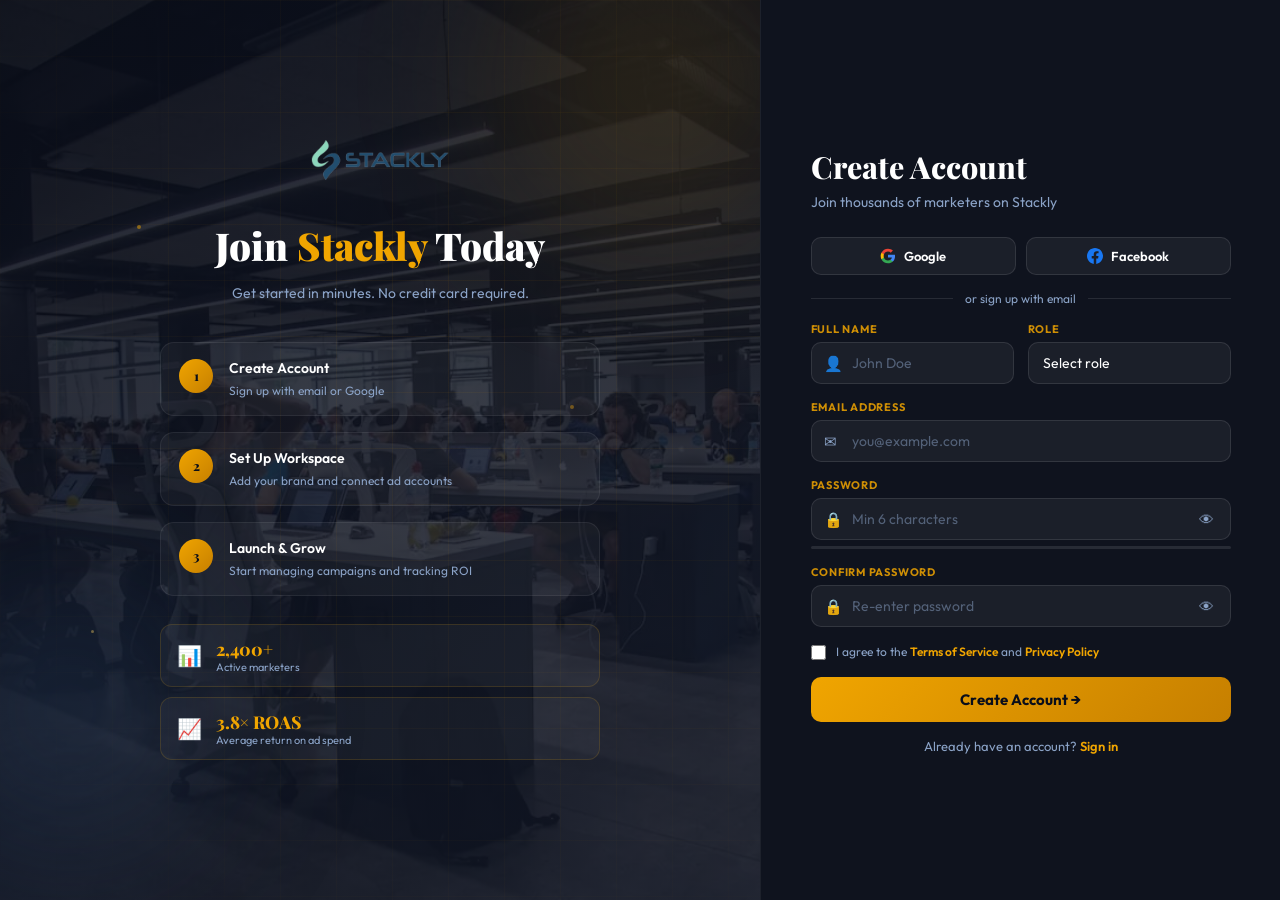
<file: signup.html>
<!DOCTYPE html>
<html lang="en">
<head>
<meta charset="UTF-8"/>
<meta name="viewport" content="width=device-width, initial-scale=1.0"/>
<title>Create Account – Stackly</title>
<link href="https://fonts.googleapis.com/css2?family=Playfair+Display:wght@700;800;900&family=Outfit:wght@300;400;500;600;700&display=swap" rel="stylesheet"/>
<style>
:root{
  --gold:#F0A500;--gold-light:#FFD166;--gold-dark:#C67F00;
  --ink:#0A0E1A;--ink-mid:#131929;--ink-light:#1E2D45;
  --slate:#2A3F5F;--smoke:#8BA3C7;--mist:#C4D4E8;
  --white:#FFFFFF;--error:#FF5C5C;
  --border:rgba(255,255,255,0.1);--input-bg:rgba(255,255,255,0.05);
}
*{margin:0;padding:0;box-sizing:border-box;}
html,body{width:100%;overflow-x:hidden;}
body{
  font-family:'Outfit',sans-serif;background:var(--ink);
  color:var(--white);min-height:100vh;
  display:flex;align-items:stretch;
}
.split{display:flex;width:100%;min-height:100vh;}


.left-panel{
  flex:1;display:flex;align-items:center;justify-content:center;
  padding:60px 48px;position:relative;overflow:hidden;
}
.left-bg-img{
  position:absolute;inset:0;z-index:0;
  background:url('./assets/company.webp') center/cover no-repeat;
}
.left-bg-overlay{
  position:absolute;inset:0;z-index:1;
  background:
    linear-gradient(145deg,rgba(10,14,26,0.9) 0%,rgba(19,25,41,0.82) 100%),
    radial-gradient(ellipse 70% 60% at 80% 20%,rgba(240,165,0,0.2) 0%,transparent 65%),
    radial-gradient(ellipse 50% 60% at 0% 90%,rgba(42,63,95,0.5) 0%,transparent 60%);
}
.left-grid{
  position:absolute;inset:0;z-index:2;
  background-image:linear-gradient(rgba(240,165,0,0.06) 1px,transparent 1px),
                   linear-gradient(90deg,rgba(240,165,0,0.06) 1px,transparent 1px);
  background-size:56px 56px;
  mask-image:radial-gradient(ellipse 80% 90% at 60% 40%,black 0%,transparent 100%);
}
.blob{position:absolute;border-radius:50%;filter:blur(80px);z-index:2;animation:drift 8s ease-in-out infinite alternate;}
.b1{width:320px;height:320px;background:rgba(240,165,0,0.1);top:-80px;right:-60px;}
.b2{width:260px;height:260px;background:rgba(42,63,95,0.35);bottom:60px;left:-60px;animation-delay:3s;}
@keyframes drift{from{transform:translateY(0)}to{transform:translateY(28px)}}


.particle{position:absolute;border-radius:50%;z-index:3;animation:particleFloat linear infinite;pointer-events:none;}
.pt1{width:4px;height:4px;background:var(--gold);top:25%;left:18%;opacity:.5;animation-duration:13s;}
.pt2{width:3px;height:3px;background:var(--gold-light);top:70%;left:12%;opacity:.4;animation-duration:17s;animation-delay:-6s;}
.pt3{width:4px;height:4px;background:var(--gold);top:45%;left:75%;opacity:.4;animation-duration:15s;animation-delay:-2s;}
@keyframes particleFloat{0%{transform:translateY(0)}100%{transform:translateY(-100vh)}}

.left-content{position:relative;z-index:4;text-align:left;max-width:440px;width:100%;}
.left-logo{margin-bottom:40px;text-align:center;}
.left-logo img{height:40px;}
.left-content h2{
  font-family:'Playfair Display',serif;font-size:clamp(1.9rem,3vw,2.8rem);
  font-weight:900;line-height:1.12;margin-bottom:14px;text-align:center;
}
.left-content h2 em{color:var(--gold);font-style:normal;}
.left-content>p{color:var(--smoke);font-size:14px;line-height:1.75;margin-bottom:36px;text-align:center;}


.steps{display:flex;flex-direction:column;gap:16px;}
.step{
  display:flex;align-items:flex-start;gap:16px;padding:16px 18px;
  background:rgba(255,255,255,0.04);border:1px solid rgba(255,255,255,0.07);
  border-radius:14px;transition:.3s;
}
.step:hover{background:rgba(240,165,0,0.07);border-color:rgba(240,165,0,0.22);}
.step-num{
  width:34px;height:34px;min-width:34px;border-radius:50%;flex-shrink:0;
  background:linear-gradient(135deg,var(--gold),var(--gold-dark));
  display:flex;align-items:center;justify-content:center;
  font-size:13px;font-weight:800;color:var(--ink);
  font-family:'Playfair Display',serif;
}
.step-text strong{display:block;font-size:14px;font-weight:600;color:var(--white);margin-bottom:2px;}
.step-text span{font-size:12px;color:var(--smoke);}


.stat-cards{display:flex;flex-direction:column;gap:10px;margin-top:28px;}
.scard{
  display:flex;align-items:center;gap:14px;
  padding:12px 16px;background:rgba(255,255,255,.04);
  border:1px solid rgba(240,165,0,0.15);border-radius:12px;
  animation:floatY 4s ease-in-out infinite alternate;
}
.scard:nth-child(2){animation-delay:1.5s;}
@keyframes floatY{from{transform:translateY(0)}to{transform:translateY(-6px)}}
.scard-icon{font-size:20px;}
.scard-val{font-family:'Playfair Display',serif;font-size:1.1rem;font-weight:800;color:var(--gold);}
.scard-label{font-size:11px;color:var(--smoke);}


.right-panel{
  width:520px;min-width:0;display:flex;align-items:center;justify-content:center;
  padding:36px 44px;
  background:rgba(255,255,255,0.02);border-left:1px solid rgba(255,255,255,0.06);
  overflow-y:auto;
}
.form-box{width:100%;max-width:420px;animation:slideIn .6s ease both;}
@keyframes slideIn{from{opacity:0;transform:translateX(24px)}to{opacity:1;transform:none}}
.form-header{margin-bottom:26px;}
.form-header h3{font-family:'Playfair Display',serif;font-size:1.9rem;font-weight:800;margin-bottom:6px;}
.form-header p{color:var(--smoke);font-size:14px;}

.social-btns{display:flex;gap:10px;margin-bottom:16px;}
.social-btn{
  flex:1;padding:10px;display:flex;align-items:center;justify-content:center;gap:8px;
  background:var(--input-bg);border:1.5px solid var(--border);border-radius:10px;
  color:var(--white);font-size:13px;font-weight:600;cursor:pointer;
  text-decoration:none;transition:all .25s;font-family:'Outfit',sans-serif;
}
.social-btn:hover{border-color:var(--gold);background:rgba(240,165,0,0.06);}
.divider{display:flex;align-items:center;gap:12px;margin:16px 0;color:var(--smoke);font-size:12px;}
.divider::before,.divider::after{content:'';flex:1;height:1px;background:var(--border);}

.form-row-2{display:grid;grid-template-columns:1fr 1fr;gap:14px;}
.form-group{margin-bottom:16px;position:relative;}
.form-group label{
  display:block;font-size:11px;font-weight:700;letter-spacing:.07em;
  color:rgba(240,165,0,0.85);margin-bottom:6px;text-transform:uppercase;
}
.form-group select,.form-group input{
  width:100%;padding:11px 14px;
  background:var(--input-bg);border:1.5px solid var(--border);
  border-radius:10px;color:var(--white);
  font-family:'Outfit',sans-serif;font-size:14px;outline:none;
  transition:border .25s,box-shadow .25s;-webkit-appearance:none;appearance:none;
}
.form-group select option{background:var(--ink);color:var(--white);}
.form-group input::placeholder{color:rgba(139,163,199,.5);}
.form-group input:focus,.form-group select:focus{
  border-color:var(--gold);box-shadow:0 0 0 3px rgba(240,165,0,0.1);
}
.input-icon{position:relative;display:block;}
.input-icon input{padding-left:40px;}
.input-icon .icon{
  position:absolute;left:13px;top:50%;transform:translateY(-50%);
  font-size:15px;color:var(--smoke);pointer-events:none;
  z-index:1;line-height:1;display:flex;align-items:center;
  width:18px;text-align:center;
}
.pw-toggle{
  position:absolute;right:13px;top:50%;transform:translateY(-50%);
  background:none;border:none;color:var(--smoke);cursor:pointer;
  font-size:15px;transition:color .2s;z-index:1;
  line-height:1;padding:0;width:22px;text-align:center;
}
.pw-toggle:hover{color:var(--gold);}
.error-msg{display:none;color:var(--error);font-size:11px;margin-top:4px;}
.error-msg.show{display:block;}
.field-error input,.field-error select{border-color:var(--error)!important;}

.pw-strength{height:3px;border-radius:99px;margin-top:6px;background:var(--border);overflow:hidden;}
.pw-strength-bar{height:100%;border-radius:99px;width:0;transition:width .3s,background .3s;}

.terms-row{display:flex;align-items:flex-start;gap:10px;margin-bottom:16px;}
.terms-row input[type=checkbox]{accent-color:var(--gold);width:15px;height:15px;margin-top:2px;flex-shrink:0;}
.terms-row label{font-size:12px;color:var(--smoke);line-height:1.5;}
.terms-row a{color:var(--gold);text-decoration:none;font-weight:600;}

.btn-submit{
  width:100%;padding:13px;
  background:linear-gradient(135deg,var(--gold),var(--gold-dark));
  color:var(--ink);border:none;border-radius:10px;
  font-family:'Outfit',sans-serif;font-size:15px;font-weight:700;
  cursor:pointer;transition:all .3s;position:relative;overflow:hidden;
}
.btn-submit::after{
  content:'';position:absolute;inset:0;
  background:linear-gradient(135deg,transparent,rgba(255,255,255,0.18),transparent);
  transform:translateX(-100%);transition:.5s;
}
.btn-submit:hover::after{transform:translateX(100%);}
.btn-submit:hover{transform:translateY(-2px);box-shadow:0 12px 36px rgba(240,165,0,.4);}

.footer-link{text-align:center;font-size:13px;color:var(--smoke);margin-top:16px;}
.footer-link a{color:var(--gold);text-decoration:none;font-weight:600;}
.footer-link a:hover{text-decoration:underline;}


@media(max-width:900px){
  .left-panel{display:none;}
  .right-panel{width:100%;border-left:none;padding:40px 28px;}
  .split{flex-direction:column;}
}
@media(max-width:480px){
  .right-panel{padding:32px 20px;}
  .form-row-2{grid-template-columns:1fr;}
  .social-btns{flex-direction:column;}
  .form-box{max-width:100%;padding:0 4px;}
  .form-header h3{font-size:1.6rem;}
  .form-group input,.form-group select{padding:12px 14px;font-size:15px;}
  .input-icon input{padding-left:42px;}
  .input-icon .icon{font-size:16px;left:13px;}
  .pw-toggle{font-size:16px;right:12px;}
  .btn-submit{padding:14px;font-size:15px;}
  .terms-row label{font-size:11px;}
}
@media(max-width:360px){
  .right-panel{padding:24px 16px;}
  .form-box{padding:0;}
  .social-btns{gap:8px;}
  .social-btn{padding:10px 8px;font-size:12px;}
}


.modal-overlay{
  position:fixed;inset:0;z-index:1000;
  background:rgba(10,14,26,0.85);backdrop-filter:blur(8px);
  display:none;align-items:center;justify-content:center;
  opacity:0;transition:opacity .3s;
}
.modal-overlay.show{display:flex;opacity:1;}
.modal-box{
  background:var(--ink-mid);border:1px solid var(--border);
  border-radius:18px;padding:36px 32px;text-align:center;
  max-width:360px;width:90%;box-shadow:0 24px 60px rgba(0,0,0,0.5);
  transform:scale(0.9);transition:transform .3s;
}
.modal-overlay.show .modal-box{transform:scale(1);}
.modal-icon{
  width:64px;height:64px;border-radius:50%;
  background:linear-gradient(135deg,var(--gold),var(--gold-dark));
  display:flex;align-items:center;justify-content:center;
  font-size:32px;margin:0 auto 18px;box-shadow:0 8px 30px rgba(240,165,0,0.3);
}
.modal-title{font-family:'Playfair Display',serif;font-size:1.4rem;font-weight:800;margin-bottom:8px;}
.modal-desc{font-size:14px;color:var(--smoke);line-height:1.6;margin-bottom:24px;}
.modal-btn{
  padding:12px 28px;border-radius:10px;border:none;
  background:linear-gradient(135deg,var(--gold),var(--gold-dark));
  color:var(--ink);font-family:'Outfit',sans-serif;font-size:14px;font-weight:700;
  cursor:pointer;transition:all .3s;
}
.modal-btn:hover{transform:translateY(-2px);box-shadow:0 8px 24px rgba(240,165,0,.4);}
</style>
</head>
<body>
<div class="split">
  <div class="left-panel">
    <div class="left-bg-img"></div>
    <div class="left-bg-overlay"></div>
    <div class="left-grid"></div>
    <div class="blob b1"></div>
    <div class="blob b2"></div>
    <div class="particle pt1"></div>
    <div class="particle pt2"></div>
    <div class="particle pt3"></div>
    <div class="left-content">
      <div class="left-logo"><a href="index.html"><img src="./assets/logo.webp" alt="Stackly"/></a></div>
      <h2>Join <em>Stackly</em> Today</h2>
      <p>Get started in minutes. No credit card required.</p>
      <div class="steps">
        <div class="step">
          <div class="step-num">1</div>
          <div class="step-text"><strong>Create Account</strong><span>Sign up with email or Google</span></div>
        </div>
        <div class="step">
          <div class="step-num">2</div>
          <div class="step-text"><strong>Set Up Workspace</strong><span>Add your brand and connect ad accounts</span></div>
        </div>
        <div class="step">
          <div class="step-num">3</div>
          <div class="step-text"><strong>Launch &amp; Grow</strong><span>Start managing campaigns and tracking ROI</span></div>
        </div>
      </div>
      <div class="stat-cards">
        <div class="scard">
          <div class="scard-icon">📊</div>
          <div><div class="scard-val">2,400+</div><div class="scard-label">Active marketers</div></div>
        </div>
        <div class="scard">
          <div class="scard-icon">📈</div>
          <div><div class="scard-val">3.8× ROAS</div><div class="scard-label">Average return on ad spend</div></div>
        </div>
      </div>
    </div>
  </div>

  <div class="right-panel">
    <div class="form-box">
      <div class="form-header">
        <h3>Create Account</h3>
        <p>Join thousands of marketers on Stackly</p>
      </div>

      <div class="social-btns">
        <a href="404.html" class="social-btn">
          <svg width="16" height="16" viewBox="0 0 24 24" fill="none"><path d="M22.56 12.25c0-.78-.07-1.53-.2-2.25H12v4.26h5.92c-.26 1.37-1.04 2.53-2.21 3.31v2.77h3.57c2.08-1.92 3.28-4.74 3.28-8.09z" fill="#4285F4"/><path d="M12 23c2.97 0 5.46-.98 7.28-2.66l-3.57-2.77c-.98.66-2.23 1.06-3.71 1.06-2.86 0-5.29-1.93-6.16-4.53H2.18v2.84C3.99 20.53 7.7 23 12 23z" fill="#34A853"/><path d="M5.84 14.09c-.22-.66-.35-1.36-.35-2.09s.13-1.43.35-2.09V7.07H2.18C1.43 8.55 1 10.22 1 12s.43 3.45 1.18 4.93l3.66-2.84z" fill="#FBBC05"/><path d="M12 5.38c1.62 0 3.06.56 4.21 1.64l3.15-3.15C17.45 2.09 14.97 1 12 1 7.7 1 3.99 3.47 2.18 7.07l3.66 2.84c.87-2.6 3.3-4.53 6.16-4.53z" fill="#EA4335"/></svg>
          Google
        </a>
        <a href="404.html" class="social-btn">
          <svg width="16" height="16" viewBox="0 0 24 24" fill="#1877F2"><path d="M24 12.073C24 5.405 18.627 0 12 0S0 5.405 0 12.073C0 18.1 4.388 23.094 10.125 24v-8.437H7.078v-3.49h3.047V9.41c0-3.025 1.79-4.697 4.533-4.697 1.312 0 2.686.236 2.686.236v2.97h-1.513c-1.491 0-1.956.93-1.956 1.886v2.268h3.328l-.532 3.49h-2.796V24C19.612 23.094 24 18.1 24 12.073z"/></svg>
          Facebook
        </a>
      </div>
      <div class="divider">or sign up with email</div>

      <div class="form-row-2">
        <div class="form-group" id="grp-name">
          <label>Full Name</label>
          <div class="input-icon">
            <span class="icon">👤</span>
            <input type="text" id="name" placeholder="John Doe"/>
          </div>
          <div class="error-msg" id="err-name">Enter your full name.</div>
        </div>
        <div class="form-group" id="grp-role">
          <label>Role</label>
          <select id="role">
            <option value="">Select role</option>
            <option value="admin">Admin</option>
            <option value="client">Client</option>
          </select>
          <div class="error-msg" id="err-role">Please select a role.</div>
        </div>
      </div>

      <div class="form-group" id="grp-email">
        <label>Email Address</label>
        <div class="input-icon">
          <span class="icon">✉</span>
          <input type="email" id="email" placeholder="you@example.com"/>
        </div>
        <div class="error-msg" id="err-email">Enter a valid email address.</div>
      </div>

      <div class="form-group" id="grp-password">
        <label>Password</label>
        <div class="input-icon">
          <span class="icon">🔒</span>
          <input type="password" id="password" placeholder="Min 6 characters" oninput="checkStrength(this.value)" style="padding-right:40px;"/>
          <button class="pw-toggle" type="button" onclick="togglePw('password',this)">👁</button>
        </div>
        <div class="pw-strength"><div class="pw-strength-bar" id="strengthBar"></div></div>
        <div class="error-msg" id="err-password">Password must be at least 6 characters.</div>
      </div>

      <div class="form-group" id="grp-confirm">
        <label>Confirm Password</label>
        <div class="input-icon">
          <span class="icon">🔒</span>
          <input type="password" id="confirm" placeholder="Re-enter password" style="padding-right:40px;"/>
          <button class="pw-toggle" type="button" onclick="togglePw('confirm',this)">👁</button>
        </div>
        <div class="error-msg" id="err-confirm">Passwords do not match.</div>
      </div>

      <div class="terms-row" id="grp-terms">
        <input type="checkbox" id="terms"/>
        <label for="terms">I agree to the <a href="404.html">Terms of Service</a> and <a href="404.html">Privacy Policy</a></label>
      </div>
      <div class="error-msg" id="err-terms" style="margin-top:-10px;margin-bottom:12px;">You must accept the terms.</div>

      <button class="btn-submit" onclick="handleSignup()">Create Account →</button>
      <div class="footer-link">Already have an account? <a href="index.html">Sign in</a></div>
    </div>
  </div>
</div>
<script>
function togglePw(id,btn){const inp=document.getElementById(id);inp.type=inp.type==='password'?'text':'password';btn.textContent=inp.type==='password'?'👁':'🙈';}
function checkStrength(val){
  const bar=document.getElementById('strengthBar');let s=0;
  if(val.length>=6)s++;if(val.length>=10)s++;if(/[A-Z]/.test(val)&&/[0-9]/.test(val))s++;
  if(val.length===0){bar.style.width='0';return;}
  bar.style.width=['33%','66%','100%'][s-1]||'10%';
  bar.style.background=['#FF5C5C','#FFD166','#4ECB71'][s-1]||'#FF5C5C';
}
function handleSignup(){
  let valid=true;
  ['name','role','email','password','confirm'].forEach(f=>{
    document.getElementById('grp-'+f).classList.remove('field-error');
    document.getElementById('err-'+f).classList.remove('show');
  });
  document.getElementById('err-terms').classList.remove('show');
  const name=document.getElementById('name').value.trim();
  const role=document.getElementById('role').value;
  const email=document.getElementById('email').value.trim();
  const password=document.getElementById('password').value;
  const confirm=document.getElementById('confirm').value;
  const terms=document.getElementById('terms').checked;


  const nameRegex = /^[a-zA-Z\s]+$/;
  if(!name){document.getElementById('grp-name').classList.add('field-error');document.getElementById('err-name').textContent='Enter your full name.';document.getElementById('err-name').classList.add('show');valid=false;}
  else if(!nameRegex.test(name)){document.getElementById('grp-name').classList.add('field-error');document.getElementById('err-name').textContent='Name can contain only alphabets.';document.getElementById('err-name').classList.add('show');valid=false;}
  else if(name.length<2){document.getElementById('grp-name').classList.add('field-error');document.getElementById('err-name').textContent='Name must be at least 2 characters.';document.getElementById('err-name').classList.add('show');valid=false;}

  if(!role){document.getElementById('grp-role').classList.add('field-error');document.getElementById('err-role').classList.add('show');valid=false;}
  if(!email||!/^[^\s@]+@[^\s@]+\.[^\s@]+$/.test(email)){document.getElementById('grp-email').classList.add('field-error');document.getElementById('err-email').textContent='Enter a valid email address.';document.getElementById('err-email').classList.add('show');valid=false;}
  if(password.length<6){document.getElementById('grp-password').classList.add('field-error');document.getElementById('err-password').classList.add('show');valid=false;}
  if(password!==confirm){document.getElementById('grp-confirm').classList.add('field-error');document.getElementById('err-confirm').classList.add('show');valid=false;}
  if(!terms){document.getElementById('err-terms').classList.add('show');valid=false;}
  if(!valid)return;
  const users=JSON.parse(localStorage.getItem('stackly_users')||'[]');
  if(users.find(u=>u.email===email)){document.getElementById('grp-email').classList.add('field-error');document.getElementById('err-email').textContent='Email already registered.';document.getElementById('err-email').classList.add('show');return;}
  users.push({name,role,email,password});
  localStorage.setItem('stackly_users',JSON.stringify(users));
  // Show success modal instead of immediate redirect
  document.getElementById('successModal').classList.add('show');
}
function goToLogin(){window.location.href='index.html';}
</script>


<div class="modal-overlay" id="successModal">
  <div class="modal-box">
    <div class="modal-icon">🎉</div>
    <div class="modal-title">Account Created!</div>
    <div class="modal-desc">Welcome to Stackly! Your account has been created successfully. Sign in to access your dashboard.</div>
    <button class="modal-btn" onclick="goToLogin()">Sign In Now →</button>
  </div>
</div>
</body>
</html>
</file>
<file: dashboard.css>
@import url('https://fonts.googleapis.com/css2?family=Playfair+Display:wght@700;800;900&family=Outfit:wght@300;400;500;600;700&display=swap');

:root{
  --gold:#F0A500;--gold-light:#FFD166;--gold-dark:#C67F00;
  --ink:#0A0E1A;--ink-mid:#131929;--ink-light:#1E2D45;
  --slate:#2A3F5F;--smoke:#8BA3C7;--mist:#C4D4E8;
  --white:#FFFFFF;
  --border:rgba(255,255,255,0.08);--card-bg:rgba(255,255,255,0.04);
  --green:#4ECB71;--red:#FF5C5C;--blue:#60A5FA;--yellow:#FFD166;
  --sidebar-w:260px;--nav-h:64px;
}
*{margin:0;padding:0;box-sizing:border-box;}
html,body{overflow-x:hidden;}

html{
  scrollbar-width:thin;
  scrollbar-color:rgba(240,165,0,0.3) var(--ink-mid);
}
html::-webkit-scrollbar{width:6px;}
html::-webkit-scrollbar-track{background:var(--ink-mid);}
html::-webkit-scrollbar-thumb{background:rgba(240,165,0,0.35);border-radius:3px;}
html::-webkit-scrollbar-thumb:hover{background:rgba(240,165,0,0.6);}
body{
  font-family:'Outfit',sans-serif;background:var(--ink);
  color:var(--white);min-height:100vh;
}


body::before{
  content:'';position:fixed;inset:0;z-index:0;
  background:url('./assets/Background.webp') center/cover no-repeat;
  opacity:0.03;pointer-events:none;
}
body::after{
  content:'';position:fixed;inset:0;z-index:0;
  background:
    radial-gradient(ellipse 80% 60% at 10% 0%,rgba(240,165,0,0.06) 0%,transparent 55%),
    radial-gradient(ellipse 60% 50% at 90% 80%,rgba(42,63,95,0.18) 0%,transparent 55%);
  pointer-events:none;
}


.dash-orb{
  position:fixed;border-radius:50%;filter:blur(120px);z-index:0;
  pointer-events:none;animation:orbDrift ease-in-out infinite alternate;
}
.dash-orb-1{width:500px;height:500px;background:rgba(240,165,0,0.04);top:-200px;right:-150px;animation-duration:12s;}
.dash-orb-2{width:400px;height:400px;background:rgba(42,63,95,0.15);bottom:-100px;left:-100px;animation-duration:16s;animation-delay:4s;}
@keyframes orbDrift{from{transform:translateY(0) scale(1);}to{transform:translateY(40px) scale(1.08);}}


.scroll-indicator{
  position:fixed;top:var(--nav-h);left:0;height:3px;z-index:300;
  background:linear-gradient(90deg,var(--gold-dark),var(--gold),var(--gold-light));
  width:0%;transition:width .1s linear;
  box-shadow:0 0 10px var(--gold);
}


.topnav{
  position:fixed;top:0;left:0;right:0;z-index:200;
  height:var(--nav-h);
  display:flex;align-items:center;justify-content:space-between;
  padding:0 24px 0 0;
  background:rgba(10,14,26,0.95);backdrop-filter:blur(20px);
  border-bottom:1px solid var(--border);
  transition:box-shadow .3s;
}
.topnav.scrolled{box-shadow:0 4px 32px rgba(0,0,0,0.4),0 1px 0 rgba(240,165,0,0.08);}
.topnav-left{
  width:var(--sidebar-w);display:flex;align-items:center;
  padding:0 20px;gap:120px;
  border-right:1px solid var(--border);height:100%;
  flex-shrink:0;
}
.topnav-left img{height:32px;transition:transform .3s,filter .3s;}
.topnav-left img:hover{transform:scale(1.06);filter:drop-shadow(0 0 8px rgba(240,165,0,0.4));}
.burger{display:none;background:none;border:none;color:var(--white);font-size:22px;cursor:pointer;padding:4px 8px;transition:color .2s;}
.burger:hover{color:var(--gold);}

.topnav-right{
  display:flex;align-items:center;gap:14px;flex:1;justify-content:flex-end;
  min-width:0;
}
.nav-user-email{font-size:13px;color:var(--smoke);font-weight:500;white-space:nowrap;overflow:hidden;text-overflow:ellipsis;max-width:220px;}
.nav-welcome{font-size:13px;color:var(--gold);font-weight:600;white-space:nowrap;overflow:hidden;text-overflow:ellipsis;max-width:220px;padding:6px 14px;background:rgba(240,165,0,0.08);border:1px solid rgba(240,165,0,0.2);border-radius:8px;}
.nav-welcome-mobile{display:none;font-size:12px;color:var(--gold);font-weight:600;white-space:nowrap;overflow:hidden;text-overflow:ellipsis;max-width:140px;padding:4px 10px;background:rgba(240,165,0,0.08);border:1px solid rgba(240,165,0,0.2);border-radius:6px;margin-left:12px;}

.btn-logout{
  padding:8px 18px;background:transparent;
  border:1.5px solid rgba(255,92,92,.4);color:var(--red);
  border-radius:8px;font-family:'Outfit',sans-serif;font-size:13px;font-weight:600;
  cursor:pointer;transition:all .25s;white-space:nowrap;flex-shrink:0;
}
.btn-logout:hover{background:rgba(255,92,92,.1);box-shadow:0 0 16px rgba(255,92,92,0.2);}


.dash-layout{display:flex;padding-top:var(--nav-h);min-height:100vh;position:relative;z-index:2;}


.sidebar{
  width:var(--sidebar-w);min-height:calc(100vh - var(--nav-h));
  position:fixed;top:var(--nav-h);left:0;bottom:0;
  background:rgba(10,14,26,0.99);border-right:1px solid var(--border);
  overflow-y:auto;transition:transform .3s;z-index:100;
  display:flex;flex-direction:column;
  scrollbar-width:thin;
  scrollbar-color:rgba(240,165,0,0.25) transparent;
}

.sidebar>*{position:relative;z-index:1;}
.sidebar::-webkit-scrollbar{width:4px;}
.sidebar::-webkit-scrollbar-track{background:transparent;}
.sidebar::-webkit-scrollbar-thumb{background:rgba(240,165,0,0.3);border-radius:2px;}
.sidebar::-webkit-scrollbar-thumb:hover{background:rgba(240,165,0,0.55);}

.sidebar-role-block{
  padding:18px 20px 16px;
  border-bottom:1px solid var(--border);
  background:linear-gradient(160deg,rgba(240,165,0,0.07) 0%,transparent 100%);
}
.sidebar-role-badge{
  display:inline-flex;align-items:center;gap:6px;
  padding:5px 12px;border-radius:999px;font-size:11px;font-weight:700;
  background:rgba(240,165,0,0.12);border:1px solid rgba(240,165,0,0.25);
  color:var(--gold);letter-spacing:.04em;
}
.role-dot{width:6px;height:6px;border-radius:50%;background:var(--gold);animation:rolePulse 2s infinite;}
@keyframes rolePulse{0%,100%{opacity:1}50%{opacity:.4}}

.sidebar-nav{flex:1;padding:10px 0;}
.sidebar-section{margin-bottom:0;}
.sidebar-label{
  font-size:10px;font-weight:700;letter-spacing:.12em;text-transform:uppercase;
  color:rgba(139,163,199,.35);padding:14px 20px 5px;
  border-top:1px solid rgba(255,255,255,0.04);
  margin-top:4px;
}
.sidebar-section:first-child .sidebar-label{border-top:none;margin-top:0;padding-top:10px;}
.sidebar-item{
  display:flex;align-items:center;gap:12px;
  padding:10px 20px;cursor:pointer;
  color:rgba(255,255,255,.55);font-size:13.5px;font-weight:500;
  text-decoration:none;transition:all .2s;position:relative;overflow:hidden;
}
.sidebar-item::before{
  content:'';position:absolute;left:-100%;top:0;bottom:0;width:100%;
  background:linear-gradient(90deg,transparent,rgba(240,165,0,0.06),transparent);
  transition:left .4s ease;
}
.sidebar-item:hover::before{left:100%;}
.sidebar-item:hover{background:rgba(240,165,0,0.06);color:var(--gold-light);}
.sidebar-item.active{background:rgba(240,165,0,0.1);color:var(--gold);border-right:3px solid var(--gold);}
.s-icon{font-size:15px;min-width:18px;text-align:center;transition:.2s;}
.sidebar-item:hover .s-icon,.sidebar-item.active .s-icon{transform:scale(1.15) rotate(-5deg);}
.sidebar-overlay{display:none;position:fixed;inset:0;z-index:99;background:rgba(0,0,0,.6);}


.main{flex:1;margin-left:var(--sidebar-w);padding:28px 28px;min-width:0;max-width:100%;position:relative;}


.page-hero-banner{
  border-radius:20px;overflow:hidden;position:relative;margin-bottom:22px;height:160px;
  background:url('./assets/admin.webp') center/cover no-repeat;
}
.page-hero-banner.hero-clients{
  background:url('./assets/client1.webp') center/cover no-repeat;
}
.page-hero-banner::before{
  content:'';position:absolute;inset:0;
  background:linear-gradient(135deg,rgba(10,14,26,0.88) 0%,rgba(10,14,26,0.55) 50%,rgba(240,165,0,0.06) 100%);
}
.page-hero-banner .hero-content{
  position:relative;z-index:1;padding:28px 28px;
  display:flex;align-items:center;justify-content:space-between;height:100%;
}
.hero-title{font-family:'Playfair Display',serif;font-size:1.5rem;font-weight:900;margin-bottom:4px;}
.hero-sub{font-size:13px;color:var(--mist);}


.page-section.active .page-title{animation:slideInTitle .5s ease both;}
.page-section.active .page-sub{animation:slideInTitle .5s .1s ease both;}
@keyframes slideInTitle{from{opacity:0;transform:translateX(-18px)}to{opacity:1;transform:none}}

.page-header{margin-bottom:24px;}
.page-title{font-family:'Playfair Display',serif;font-size:1.7rem;font-weight:800;margin-bottom:4px;}
.page-sub{color:var(--smoke);font-size:14px;}
.page-header-row{display:flex;align-items:flex-start;justify-content:space-between;flex-wrap:wrap;gap:12px;margin-bottom:24px;}
.header-badge{padding:6px 14px;border-radius:8px;font-size:12px;font-weight:700;background:rgba(78,203,113,0.1);border:1px solid rgba(78,203,113,0.25);color:var(--green);}


.reveal{opacity:0;transform:translateY(24px);transition:opacity .55s ease,transform .55s ease;}
.reveal.visible{opacity:1;transform:none;}
.reveal-left{opacity:0;transform:translateX(-24px);transition:opacity .55s ease,transform .55s ease;}
.reveal-left.visible{opacity:1;transform:none;}
.reveal-right{opacity:0;transform:translateX(24px);transition:opacity .55s ease,transform .55s ease;}
.reveal-right.visible{opacity:1;transform:none;}
.stats-grid .stat-card:nth-child(1){transition-delay:0s;}
.stats-grid .stat-card:nth-child(2){transition-delay:.07s;}
.stats-grid .stat-card:nth-child(3){transition-delay:.14s;}
.stats-grid .stat-card:nth-child(4){transition-delay:.21s;}
.stats-grid .stat-card:nth-child(5){transition-delay:.28s;}
.stats-grid .stat-card:nth-child(6){transition-delay:.35s;}


.stats-marquee-wrap{
  overflow:hidden;margin-bottom:18px;
  -webkit-mask:linear-gradient(90deg,transparent,black 8%,black 92%,transparent);
  mask:linear-gradient(90deg,transparent,black 8%,black 92%,transparent);
}
.stats-marquee{display:flex;gap:14px;animation:marqueeSlide 45s linear infinite;width:max-content;}
.stats-marquee:hover{animation-play-state:paused;}
@keyframes marqueeSlide{0%{transform:translateX(0);}100%{transform:translateX(-50%);}}
.marquee-item{
  flex-shrink:0;background:var(--card-bg);border:1px solid var(--border);
  border-radius:12px;padding:14px 20px;white-space:nowrap;
  transition:border-color .2s,transform .2s;min-width:160px;cursor:default;
}
.marquee-item:hover{border-color:rgba(240,165,0,0.25);transform:translateY(-2px);}
.marquee-label{font-size:10px;color:var(--smoke);font-weight:600;text-transform:uppercase;letter-spacing:.04em;margin-bottom:4px;}
.marquee-val{font-family:'Playfair Display',serif;font-size:1.3rem;font-weight:800;color:var(--gold);}


.stats-grid{display:grid;grid-template-columns:repeat(auto-fill,minmax(180px,1fr));gap:14px;margin-bottom:24px;}
.stat-card{
  background:var(--card-bg);border:1px solid var(--border);
  border-radius:16px;padding:20px 18px;
  transition:all .35s cubic-bezier(.34,1.56,.64,1);position:relative;overflow:hidden;cursor:default;
}
.stat-card::before{
  content:'';position:absolute;inset:0;border-radius:16px;
  background:linear-gradient(135deg,rgba(240,165,0,0.08) 0%,transparent 60%);
  opacity:0;transition:.3s;
}
.stat-card:hover{transform:translateY(-6px) scale(1.02);border-color:rgba(240,165,0,0.25);box-shadow:0 20px 50px rgba(0,0,0,0.3),0 0 0 1px rgba(240,165,0,0.06);}
.stat-card:hover::before{opacity:1;}
.stat-icon-wrap{
  width:38px;height:38px;border-radius:10px;
  background:rgba(240,165,0,0.08);border:1px solid rgba(240,165,0,0.15);
  display:flex;align-items:center;justify-content:center;
  font-size:17px;margin-bottom:12px;transition:.3s;position:relative;z-index:1;
}
.stat-card:hover .stat-icon-wrap{background:rgba(240,165,0,0.18);transform:rotate(-8deg) scale(1.1);box-shadow:0 4px 14px rgba(240,165,0,0.2);}
.stat-label{font-size:10px;color:var(--smoke);font-weight:600;margin-bottom:4px;text-transform:uppercase;letter-spacing:.04em;position:relative;z-index:1;}
.stat-val{font-family:'Playfair Display',serif;font-size:1.8rem;font-weight:800;line-height:1;position:relative;z-index:1;}
.stat-change{font-size:11px;margin-top:4px;font-weight:600;position:relative;z-index:1;}
.up{color:var(--green);}.down{color:var(--red);}


.card{
  background:var(--card-bg);border:1px solid var(--border);
  border-radius:16px;padding:22px;margin-bottom:18px;
  transition:border-color .3s,box-shadow .3s;
  position:relative;overflow:hidden;
}
.card::after{
  content:'';position:absolute;top:0;left:0;right:0;height:1px;
  background:linear-gradient(90deg,transparent,rgba(240,165,0,0.18),transparent);
  transform:scaleX(0);transform-origin:center;transition:transform .4s ease;
}
.card:hover{border-color:rgba(240,165,0,0.12);box-shadow:0 8px 32px rgba(0,0,0,0.2);}
.card:hover::after{transform:scaleX(1);}
.card-title{
  font-family:'Playfair Display',serif;font-size:1rem;font-weight:800;
  margin-bottom:16px;display:flex;align-items:center;gap:8px;color:var(--white);
}
.card-title-action{
  margin-left:auto;font-family:'Outfit',sans-serif;font-size:12px;font-weight:600;
  color:var(--gold);text-decoration:none;cursor:pointer;
  transition:.2s;padding:4px 10px;border-radius:6px;
  background:rgba(240,165,0,0.06);border:1px solid transparent;
}
.card-title-action:hover{background:rgba(240,165,0,0.12);border-color:rgba(240,165,0,0.2);}


.table-wrap{overflow-x:auto;-webkit-overflow-scrolling:touch;}
table{width:100%;border-collapse:collapse;font-size:13px;min-width:400px;}
th{text-align:left;padding:10px 12px;font-size:10px;font-weight:700;letter-spacing:.07em;text-transform:uppercase;color:var(--smoke);border-bottom:1px solid var(--border);}
td{padding:11px 12px;border-bottom:1px solid rgba(255,255,255,.04);color:rgba(255,255,255,.75);vertical-align:middle;transition:color .2s;}
tr:last-child td{border-bottom:none;}
tr{transition:background .2s;}
tr:hover td{background:rgba(240,165,0,0.04);color:rgba(255,255,255,.9);}


.badge{display:inline-block;padding:3px 10px;border-radius:999px;font-size:11px;font-weight:700;letter-spacing:.03em;transition:all .2s;}
.badge-green{background:rgba(78,203,113,.12);color:var(--green);}
.badge-yellow{background:rgba(255,209,102,.12);color:var(--yellow);}
.badge-red{background:rgba(255,92,92,.12);color:var(--red);}
.badge-blue{background:rgba(96,165,250,.12);color:var(--blue);}
.badge:hover{filter:brightness(1.2);transform:scale(1.06);}


.bar-chart{display:flex;align-items:flex-end;gap:6px;height:80px;}
.bar{
  flex:1;border-radius:5px 5px 0 0;
  background:linear-gradient(to top,var(--gold-dark),var(--gold));
  min-width:0;opacity:.6;
  transition:opacity .25s,transform .25s,box-shadow .25s;
  transform-origin:bottom;
}
.bar:hover,.bar.hi{opacity:1;box-shadow:0 0 16px rgba(240,165,0,0.35);transform:scaleY(1.05);}
.bar-labels{display:flex;gap:6px;margin-top:6px;}
.bar-label{flex:1;text-align:center;font-size:10px;color:var(--smoke);}


.progress-row{display:flex;align-items:center;gap:10px;margin-bottom:11px;}
.progress-label{font-size:13px;min-width:100px;color:var(--mist);}
.progress-bar{flex:1;height:6px;background:rgba(255,255,255,.08);border-radius:999px;overflow:hidden;}
.progress-fill{
  height:100%;border-radius:999px;
  background:linear-gradient(90deg,var(--gold-dark),var(--gold));
  transition:width 1.2s cubic-bezier(.34,1.56,.64,1);
  position:relative;overflow:hidden;
}
.progress-fill::after{
  content:'';position:absolute;top:0;left:-100%;width:60%;height:100%;
  background:linear-gradient(90deg,transparent,rgba(255,255,255,0.28),transparent);
  animation:shimmer 2.5s infinite;
}
@keyframes shimmer{to{left:200%;}}
.progress-val{font-size:12px;font-weight:600;color:var(--gold);min-width:34px;text-align:right;}


.action-btn{
  padding:9px 18px;border-radius:9px;font-family:'Outfit',sans-serif;
  font-size:13px;font-weight:600;cursor:pointer;
  transition:.25s cubic-bezier(.34,1.56,.64,1);border:none;
  text-decoration:none;display:inline-block;white-space:nowrap;
  position:relative;overflow:hidden;
}
.action-btn::after{
  content:'';position:absolute;inset:0;
  background:linear-gradient(135deg,transparent,rgba(255,255,255,0.12),transparent);
  transform:translateX(-100%);transition:transform .5s;
}
.action-btn:hover::after{transform:translateX(100%);}
.action-btn-primary{background:linear-gradient(135deg,var(--gold),var(--gold-dark));color:var(--ink);}
.action-btn-primary:hover{box-shadow:0 10px 30px rgba(240,165,0,.4);transform:translateY(-3px) scale(1.02);}
.action-btn-primary:active{transform:translateY(0) scale(0.98);}
.action-btn-outline{background:transparent;border:1.5px solid var(--border);color:var(--mist);}
.action-btn-outline:hover{border-color:var(--gold);color:var(--gold);box-shadow:0 0 16px rgba(240,165,0,0.1);}


.user-av{
  width:30px;height:30px;border-radius:8px;
  background:linear-gradient(135deg,var(--slate),var(--gold-dark));
  display:flex;align-items:center;justify-content:center;
  font-size:11px;font-weight:700;color:var(--white);flex-shrink:0;
  transition:transform .25s;
}
.user-av:hover{transform:scale(1.1) rotate(-5deg);}


.campaign-card,.report-item{transition:all .3s cubic-bezier(.34,1.56,.64,1);}
.campaign-card:hover{transform:translateY(-4px);box-shadow:0 14px 42px rgba(0,0,0,0.25);border-color:rgba(240,165,0,0.2);}
.report-item:hover{transform:translateX(4px);border-color:rgba(240,165,0,0.2);}

.client-card{
  display:flex;align-items:center;gap:16px;padding:16px 18px;
  background:var(--card-bg);border:1px solid var(--border);
  border-radius:14px;margin-bottom:12px;
  transition:all .3s cubic-bezier(.34,1.56,.64,1);
  position:relative;overflow:hidden;
}
.client-card::after{
  content:'';position:absolute;right:-60px;top:0;bottom:0;width:80px;
  background:linear-gradient(90deg,transparent,rgba(240,165,0,0.05),transparent);
  transform:skewX(-15deg);transition:right .5s ease;
}
.client-card:hover{transform:translateX(6px);box-shadow:0 8px 32px rgba(0,0,0,0.2);border-color:rgba(240,165,0,0.2);}
.client-card:hover::after{right:100%;}
.client-av{width:44px;height:44px;border-radius:12px;display:flex;align-items:center;justify-content:center;font-size:18px;font-weight:800;flex-shrink:0;transition:transform .3s;}
.client-card:hover .client-av{transform:scale(1.08) rotate(-4deg);}
.client-info{flex:1;min-width:0;}
.client-name{font-weight:700;font-size:14px;margin-bottom:2px;}
.client-email{font-size:11px;color:var(--smoke);}
.client-stats{display:flex;gap:20px;flex-shrink:0;}
.client-stat{text-align:right;}
.client-stat-val{font-size:14px;font-weight:700;color:var(--gold);}
.client-stat-label{font-size:10px;color:var(--smoke);}


.team-member{
  display:flex;align-items:center;gap:14px;padding:14px 18px;
  background:var(--card-bg);border:1px solid var(--border);
  border-radius:12px;margin-bottom:10px;
  transition:all .3s cubic-bezier(.34,1.56,.64,1);flex-wrap:wrap;position:relative;overflow:hidden;
}
.team-member::after{
  content:'';position:absolute;right:-60px;top:0;bottom:0;width:80px;
  background:linear-gradient(90deg,transparent,rgba(240,165,0,0.04),transparent);
  transform:skewX(-15deg);transition:right .5s ease;
}
.team-member:hover{border-color:rgba(240,165,0,0.15);transform:translateX(4px);}
.team-member:hover::after{right:100%;}


.platform-card{
  background:var(--card-bg);border:1px solid var(--border);
  border-radius:14px;padding:20px;
  transition:all .35s cubic-bezier(.34,1.56,.64,1);position:relative;overflow:hidden;
}
.platform-card::before{
  content:'';position:absolute;inset:0;
  background:linear-gradient(135deg,rgba(240,165,0,0.05) 0%,transparent 50%);
  opacity:0;transition:.3s;
}
.platform-card:hover{transform:translateY(-6px);box-shadow:0 20px 50px rgba(0,0,0,0.35);border-color:rgba(240,165,0,0.25);}
.platform-card:hover::before{opacity:1;}


.notif-dot{
  width:7px;height:7px;border-radius:50%;background:var(--gold);
  flex-shrink:0;margin-top:5px;
  animation:notifPulse 2.2s ease-in-out infinite;
  box-shadow:0 0 0 0 rgba(240,165,0,0.4);
}
@keyframes notifPulse{
  0%{box-shadow:0 0 0 0 rgba(240,165,0,0.4);}
  70%{box-shadow:0 0 0 6px rgba(240,165,0,0);}
  100%{box-shadow:0 0 0 0 rgba(240,165,0,0);}
}


.faq-item{border:1px solid var(--border);border-radius:12px;margin-bottom:10px;overflow:hidden;transition:all .3s cubic-bezier(.34,1.56,.64,1);}
.faq-item:hover{border-color:rgba(240,165,0,0.2);transform:translateX(3px);}
.faq-q{padding:16px 18px;font-size:14px;font-weight:600;cursor:pointer;display:flex;justify-content:space-between;align-items:center;gap:10px;}
.faq-toggle{font-size:18px;color:var(--gold);transition:.3s;flex-shrink:0;}
.faq-a{padding:0 18px;font-size:13px;color:var(--smoke);line-height:1.7;max-height:0;overflow:hidden;transition:max-height .35s ease,padding .3s;}
.faq-item.open .faq-a{max-height:200px;padding:0 18px 16px;}
.faq-item.open .faq-toggle{transform:rotate(45deg);}


.contact-card{
  background:linear-gradient(135deg,rgba(240,165,0,0.06),rgba(42,63,95,0.12));
  border:1px solid rgba(240,165,0,0.15);border-radius:14px;padding:22px;text-align:center;
  transition:all .3s cubic-bezier(.34,1.56,.64,1);cursor:pointer;
}
.contact-card:hover{transform:translateY(-4px);border-color:rgba(240,165,0,0.3);box-shadow:0 16px 40px rgba(0,0,0,0.3);}
.contact-icon{font-size:36px;margin-bottom:12px;transition:transform .3s;}
.contact-card:hover .contact-icon{transform:scale(1.15) rotate(-5deg);}
.contact-title{font-family:'Playfair Display',serif;font-size:1rem;font-weight:800;margin-bottom:6px;}
.contact-desc{font-size:12px;color:var(--smoke);margin-bottom:14px;line-height:1.6;}
.contact-btn{display:inline-block;padding:9px 20px;background:linear-gradient(135deg,var(--gold),var(--gold-dark));color:var(--ink);border-radius:9px;font-size:13px;font-weight:700;text-decoration:none;cursor:pointer;border:none;font-family:'Outfit',sans-serif;transition:.25s;position:relative;overflow:hidden;}
.contact-btn::after{content:'';position:absolute;inset:0;background:linear-gradient(135deg,transparent,rgba(255,255,255,0.15),transparent);transform:translateX(-100%);transition:.4s;}
.contact-btn:hover::after{transform:translateX(100%);}
.contact-btn:hover{box-shadow:0 8px 20px rgba(240,165,0,.35);transform:translateY(-2px);}


@media(max-width:900px){
  .sidebar{transform:translateX(-100%);}
  .sidebar.open{transform:none;}
  .sidebar-overlay.open{display:block;}
  .main{margin-left:0;padding:20px 16px;}
  .topnav{padding:0 12px;flex-wrap:nowrap;gap:8px;}
  .topnav-left{width:auto;flex:1;min-width:0;border-right:none;padding:0;gap:0!important;display:flex;align-items:center;}
  .topnav-left img{height:26px;flex-shrink:0;}
  .topnav-left>div[style*="flex-direction:column"]{display:flex!important;flex-direction:column!important;margin-left:8px!important;min-width:0;overflow:hidden;}
  .topnav-left>div[style*="flex-direction:column"] span{font-size:9px;color:var(--smoke);white-space:nowrap;}
  .topnav-left>div[style*="flex-direction:column"] strong{font-size:13px;color:var(--gold);white-space:nowrap;overflow:hidden;text-overflow:ellipsis;max-width:130px;}
  .topnav-right{flex:0 0 auto;gap:8px;justify-content:flex-end;}
  .nav-user-email{display:none;}
  .nav-welcome{display:none;}
  .nav-welcome-mobile{display:none;}
  .btn-logout{padding:6px 12px;font-size:12px;}
  .burger{display:flex;align-items:center;justify-content:center;margin-left:0;font-size:20px;padding:4px 6px;}
  .page-hero-banner{height:120px;}
  .hero-title{font-size:1.2rem;}
  .stats-marquee-wrap{display:none;}
}
@media(max-width:600px){
  .stats-grid{grid-template-columns:1fr 1fr;}
  .stat-val{font-size:1.5rem;}
  .page-header-row{flex-direction:column;align-items:flex-start;}
  .page-header-row>div{width:100%;}
  .page-header-row>div:last-child{display:flex;flex-wrap:wrap;gap:8px;}
  .action-btn{font-size:12px;padding:8px 14px;}
}
@media(max-width:420px){
  .main{padding:16px 12px;}
  .stats-grid{grid-template-columns:1fr 1fr;gap:10px;}
  .card{padding:16px;}
}
</file>
